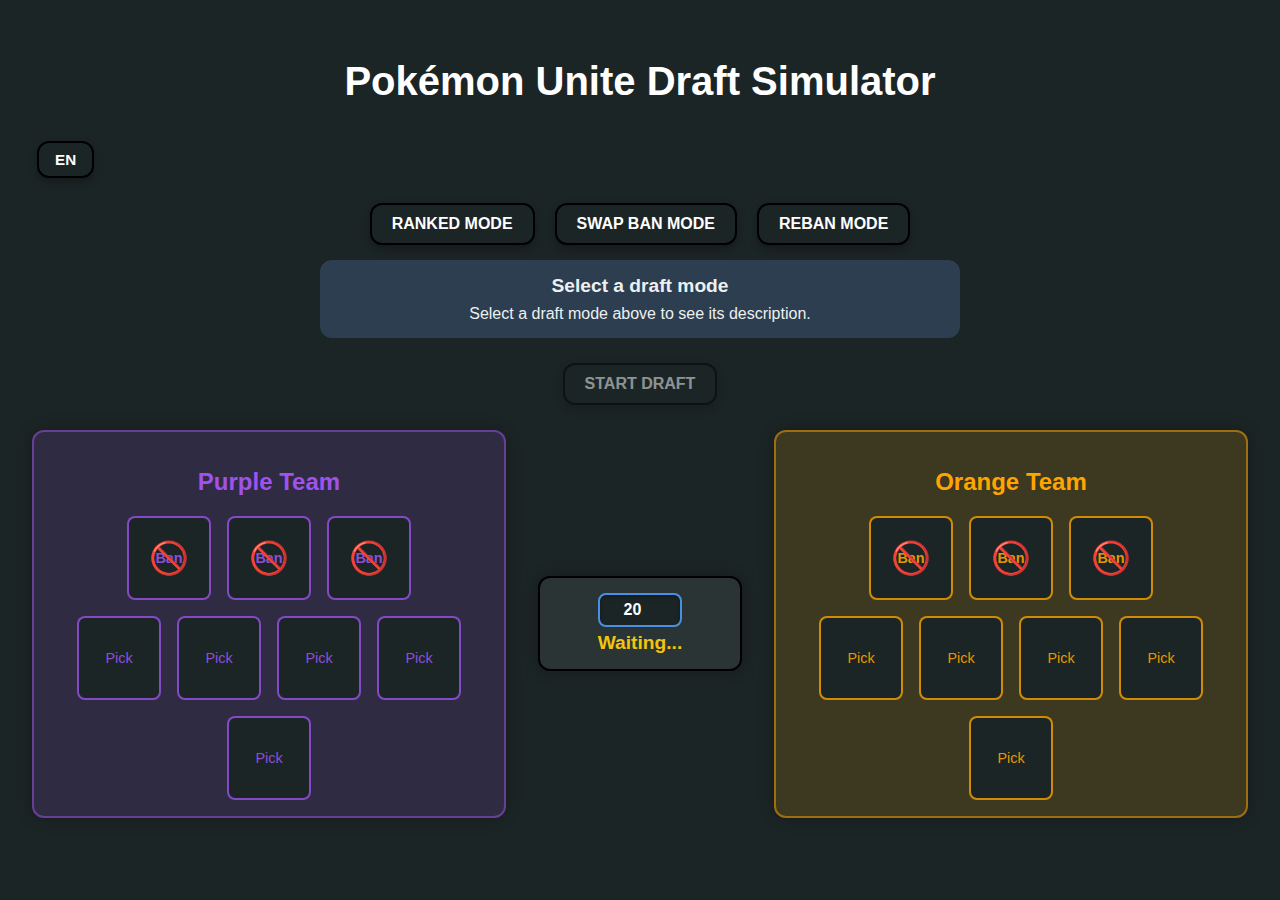
<file: index.html>
<!DOCTYPE html>
<html lang="en">
<head>
  <meta charset="UTF-8">
  <meta name="viewport" content="width=device-width, initial-scale=1.0">
  <title>Pokémon Unite Draft Simulator</title>
  <link rel="stylesheet" href="main.css" />
</head>
<body>
  <h1 id="title">Pokémon Unite Draft Simulator</h1>

  <!-- Language Switch Button -->
  <button id="lang-toggle" class="lang-btn" data-lang="en">EN</button>

  <!-- Draft Controls -->
  <div id="draft-controls" style="display:flex; justify-content:center; gap:10px; margin-bottom:10px;">
    <button class="mode-btn" data-mode="classic">Ranked Mode</button>
    <button class="mode-btn" data-mode="swap-ban">Swap Ban Mode</button>
    <button class="mode-btn" data-mode="reban">Reban Mode</button>
  </div>

  <!-- Mode description bubble -->
  <div id="mode-description" style="
    text-align:center;
    margin-bottom:20px;
    font-size:1rem;
    background:#2c3e50;
    color:#ecf0f1;
    padding:15px 20px;
    border-radius:12px;
    width:60%;
    max-width:600px;
    margin-left:auto;
    margin-right:auto;
  ">
    <div id="mode-title" style="font-size:1.2rem; font-weight:bold; margin-bottom:8px;">
      Select a draft mode
    </div>
    <div id="mode-text">
      Select a draft mode above to see its description.
    </div>
  </div>

  <!-- Start + Reset -->
  <div style="display:flex; justify-content:center; align-items:center; gap:20px; margin-bottom:20px;">
    <button id="start-draft" class="draft-btn" disabled>Start Draft</button>
    <button id="reset-draft" class="draft-btn" style="display:none;">Reset Draft</button>
  </div>

  <!-- Draft Container -->
  <div class="draft-container">
    <div class="team" id="teamA">
      <h2 id="teamA-name" style="color: #9f53ec;">Purple Team</h2>
      <div class="slots bans">
        <div class="slot ban">Ban</div>
        <div class="slot ban">Ban</div>
        <div class="slot ban">Ban</div>
      </div>
      <div class="slots picks">
        <div class="slot">Pick</div><div class="slot">Pick</div><div class="slot">Pick</div><div class="slot">Pick</div><div class="slot">Pick</div>
      </div>
    </div>

    <!-- Middle bubble -->
    <div class="middle-bubble" id="middle-bubble">
      <input type="number" id="timer-value" value="20" min="5" max="120" style="width:60px; margin-bottom:5px;" />
      <div id="bubble-timer" style="color:#f1c40f; font-weight:bold; font-size:1.2rem;">Waiting...</div>
    </div>
  
    <div class="team" id="teamB">
      <h2 id="teamB-name" style="color: #ffa500;">Orange Team</h2>
      <div class="slots bans">
        <div class="slot ban">Ban</div><div class="slot ban">Ban</div><div class="slot ban">Ban</div>
      </div>
      <div class="slots picks">
        <div class="slot">Pick</div><div class="slot">Pick</div><div class="slot">Pick</div><div class="slot">Pick</div><div class="slot">Pick</div>
      </div>
    </div>
  </div>

  <!-- Role Filters -->
  <div id="filters" style="display:none;">
    <button data-role="def" class="filter-btn"></button>
    <button data-role="atk" class="filter-btn"></button>
    <button data-role="sup" class="filter-btn"></button>
    <button data-role="spe" class="filter-btn"></button>
    <button data-role="all" class="filter-btn"></button>
    <button data-role="unknown" class="filter-btn"></button>
  </div>

  <!-- Gallery -->
  <section id="gallery" class="gallery" style="display:none;"></section>

  <!-- Footer -->
  <footer style="text-align:center; margin-top:40px; font-size:0.85rem; color:#aaa;">
    <div id="footer-signature"></div>
    <div id="footer-legal" style="margin-top:4px; font-size:0.7rem;"></div>
  </footer>
  <script src="draft.js"></script>
</body>
</html>
</file>
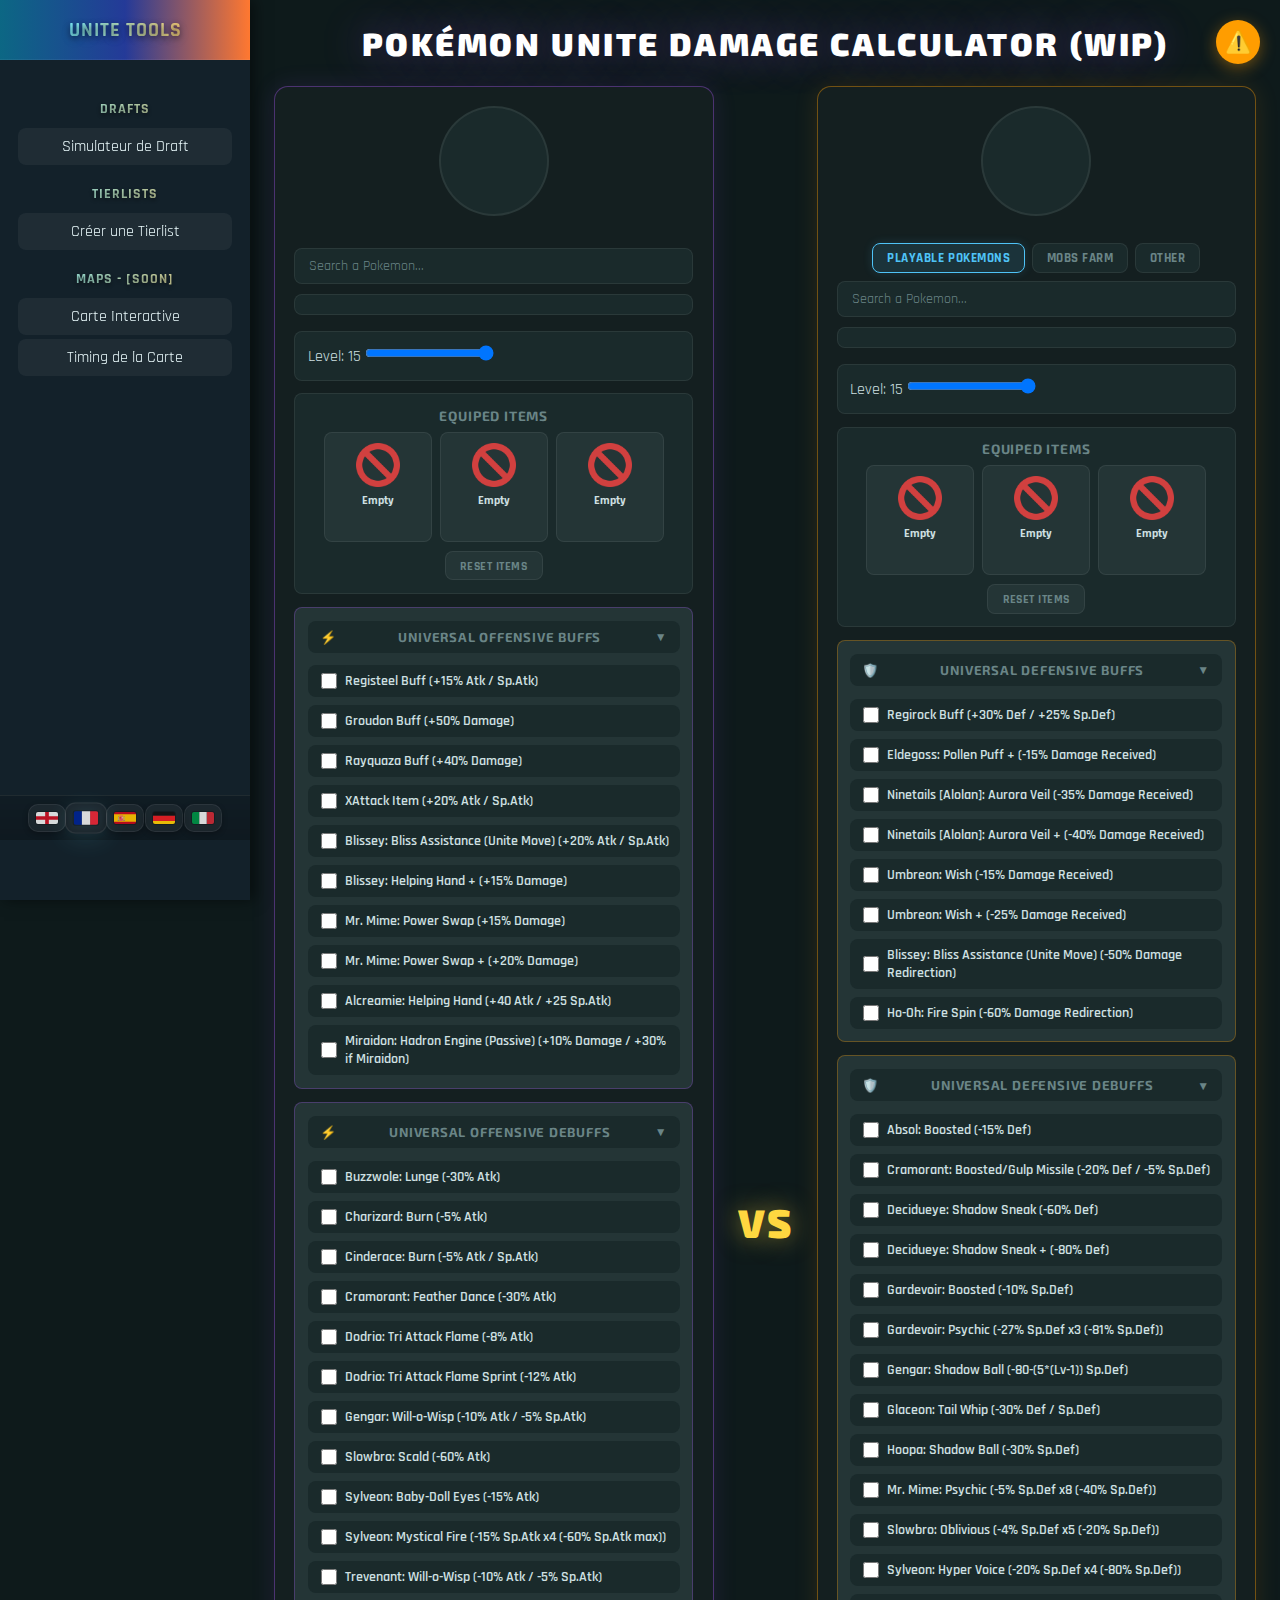
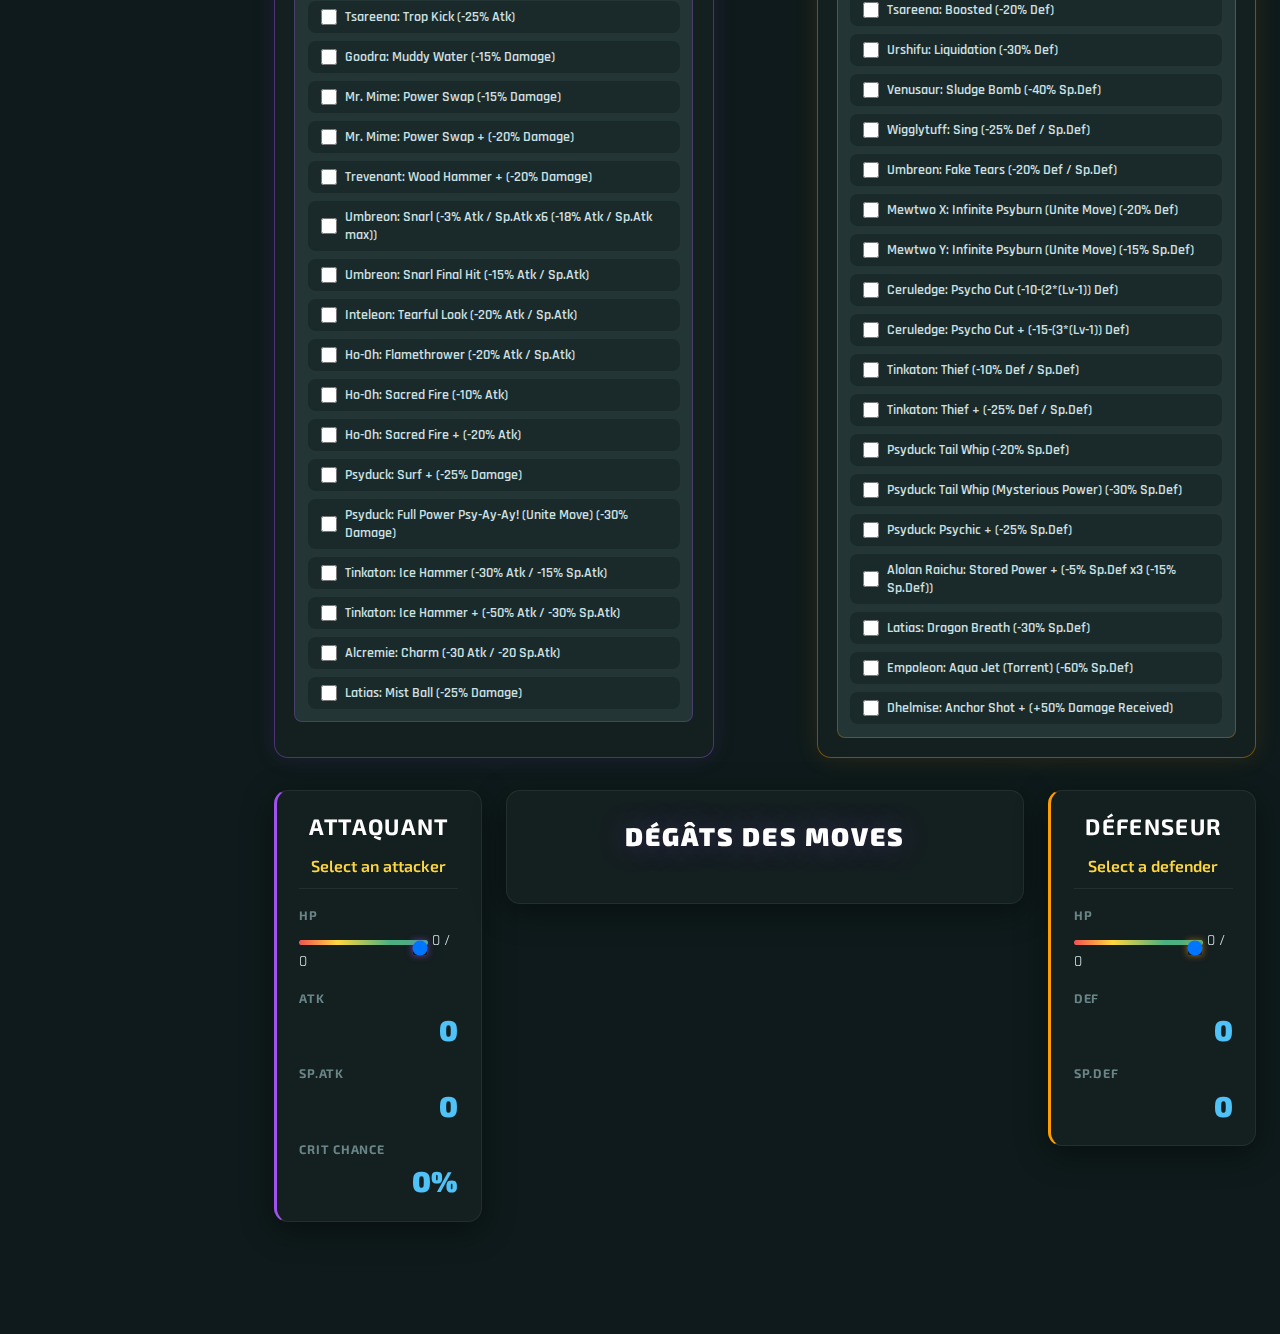
<file: damage-calc.html>
<!DOCTYPE html>
<html lang="fr">
<head>
  <meta charset="UTF-8" />
  <meta name="viewport" content="width=device-width, initial-scale=1.0"/>
  <title>Pokémon UNITE Damage Calculator</title>
  <link href="https://fonts.googleapis.com/css2?family=Roboto:wght@400;500;700&display=swap" rel="stylesheet">
  <link rel="stylesheet" href="./css/navbar.css">
  <link rel="stylesheet" href="css/damage-calc.css" />
  <style>
    /* Styles pour les stats éditables de la Custom Doll */
    .editable-custom {
      cursor: pointer;
      color: #ffdd77;
      font-weight: bold;
      font-size: 1.1rem;
    }

    .editable-custom:hover {
      text-decoration: underline;
      color: #ffeaaa;
    }

    .custom-stat {
      background: rgba(255, 221, 119, 0.1);
      border-radius: 8px;
      padding: 4px 0;
      margin: 4px 0;
    }
  </style>
</head>
<body>
  <div id="navbar-container"></div>
  <h1>Pokémon UNITE Damage Calculator (WIP)</h1>

  <!-- Bouton Warning -->
  <button id="warningBtn" class="warning-btn" title="Important Information">
    ⚠️
  </button>
  <div class="battle-container">
    <!-- ATTAQUANT (Violet) -->
    <div class="pokemon-panel attacker">
      <div class="pokemon-header">
        <div class="pokemon-image" id="attackerImage"></div>
        <h2 id="attackerName"></h2>
        <span id="attackerRole" class="role-icon"></span>
      </div>

      <input type="text" id="searchAttacker" class="pokemon-search" placeholder="Search a Pokemon...">

      <div class="pokemon-grid-wrapper">
        <div id="pokemonGridAttacker" class="pokemon-grid"></div>
      </div>

      <div class="level-section">
        <label>Level: <span id="levelValueAttacker">15</span></label>
        <input type="range" id="levelSliderAttacker" min="1" max="15" value="15">
      </div>

      <div class="items-section">
        <h3>Equiped Items</h3>
        <div class="items-equipped-grid" id="itemsEquippedAttacker">
          <div class="item-equipped-card" data-slot="0">
            <div class="item-equipped-icon">
              <img src="assets/items/none.png" alt="Empty">
            </div>
            <div class="item-equipped-name">Empty</div>
            <div class="item-equipped-stats"></div>
            <div class="item-equipped-stacks" style="display:none;">
              <div class="stacks-controls">
                <button class="stack-btn minus">-</button>
                <span class="stack-value">0</span>
                <button class="stack-btn plus">+</button>
              </div>
              <div class="stack-max">/6</div>
            </div>
          </div>
          <div class="item-equipped-card" data-slot="1">
            <div class="item-equipped-icon">
              <img src="assets/items/none.png" alt="Empty">
            </div>
            <div class="item-equipped-name">Empty</div>
            <div class="item-equipped-stats"></div>
            <div class="item-equipped-stacks" style="display:none;">
              <div class="stacks-controls">
                <button class="stack-btn minus">-</button>
                <span class="stack-value">0</span>
                <button class="stack-btn plus">+</button>
              </div>
              <div class="stack-max">/6</div>
            </div>
          </div>
          <div class="item-equipped-card" data-slot="2">
            <div class="item-equipped-icon">
              <img src="assets/items/none.png" alt="Empty">
            </div>
            <div class="item-equipped-name">Empty</div>
            <div class="item-equipped-stats"></div>
            <div class="item-equipped-stacks" style="display:none;">
              <div class="stacks-controls">
                <button class="stack-btn minus">-</button>
                <span class="stack-value">0</span>
                <button class="stack-btn plus">+</button>
              </div>
              <div class="stack-max">/6</div>
            </div>
          </div>
        </div>
        <button class="reset-items-btn" onclick="resetItems('attacker')">Reset Items</button>
      </div>
      <div class="additional-effects">
        <h3>Universal Offensive Buffs</h3>
        <div class="buff-checkboxes">
          <label class="buff-label">
            <input type="checkbox" id="registeelBuffAttacker">
            Registeel Buff (+15% Atk / Sp.Atk)
          </label>
          <label class="buff-label">
            <input type="checkbox" id="groudonBuffAttacker">
            Groudon Buff (+50% Damage)
          </label>
          <label class="buff-label">
            <input type="checkbox" id="rayquazaBuffAttacker">
            Rayquaza Buff (+40% Damage)
          </label>
          <label class="buff-label">
            <input type="checkbox" id="xattackBuffAttacker">
            XAttack Item (+20% Atk / Sp.Atk)
          </label>
          <label class="buff-label">
            <input type="checkbox" id="blisseyUltBuffAttacker">
            Blissey: Bliss Assistance (Unite Move) (+20% Atk / Sp.Atk)
          </label>
          <label class="buff-label">
            <input type="checkbox" id="blisseyHandBuffAttacker">
            Blissey: Helping Hand + (+15% Damage)
          </label>
          <label class="buff-label">
            <input type="checkbox" id="mimeSwapBuffAttacker">
            Mr. Mime: Power Swap (+15% Damage)
          </label>
          <label class="buff-label">
            <input type="checkbox" id="mimeSwapPlusBuffAttacker">
            Mr. Mime: Power Swap + (+20% Damage)
          </label>
          <label class="buff-label">
            <input type="checkbox" id="alcreamieBuffAttacker">
            Alcreamie: Helping Hand (+40 Atk / +25 Sp.Atk)
          </label>
          <label class="buff-label">
            <input type="checkbox" id="miraidonBuffAttacker">
            Miraidon: Hadron Engine (Passive) (+10% Damage / +30% if Miraidon)
          </label>
        </div>
      </div>
      <div class="additional-effects">
        <h3>Universal Offensive Debuffs</h3>
        <div class="buff-checkboxes">
          <label class="buff-label">
            <input type="checkbox" id="buzzwoleLungeDebuffAttacker">
            Buzzwole: Lunge (-30% Atk)
          </label>
          <label class="buff-label">
            <input type="checkbox" id="charizardBurnDebuffAttacker">
            Charizard: Burn (-5% Atk)
          </label>
          <label class="buff-label">
            <input type="checkbox" id="cinderaceBurnDebuffAttacker">
            Cinderace: Burn (-5% Atk / Sp.Atk)
          </label>
          <label class="buff-label">
            <input type="checkbox" id="cramorantFeatherDanceDebuffAttacker">
            Cramorant: Feather Dance (-30% Atk)
          </label>
          <label class="buff-label">
            <input type="checkbox" id="dodrioTriAttackFlameDebuffAttacker">
            Dodrio: Tri Attack Flame (-8% Atk)
          </label>
          <label class="buff-label">
            <input type="checkbox" id="dodrioTriAttackFlameSprintDebuffAttacker">
            Dodrio: Tri Attack Flame Sprint (-12% Atk)
          </label>
          <label class="buff-label">
            <input type="checkbox" id="gengarWillOWispDebuffAttacker">
            Gengar: Will-o-Wisp (-10% Atk / -5% Sp.Atk)
          </label>
          <label class="buff-label">
            <input type="checkbox" id="slowbroScaldDebuffAttacker">
            Slowbro: Scald (-60% Atk)
          </label>
          <label class="buff-label">
            <input type="checkbox" id="sylveonBabyDollEyesDebuffAttacker">
            Sylveon: Baby-Doll Eyes (-15% Atk)
          </label>
          <label class="buff-label">
            <input type="checkbox" id="sylveonMysticalFireDebuffAttacker">
            Sylveon: Mystical Fire (-15% Sp.Atk x4 (-60% Sp.Atk max))
          </label>
          <label class="buff-label">
            <input type="checkbox" id="trevenantWillOWispDebuffAttacker">
            Trevenant: Will-o-Wisp (-10% Atk / -5% Sp.Atk)
          </label>
          <label class="buff-label">
            <input type="checkbox" id="tsareenaTropKickDebuffAttacker">
            Tsareena: Trop Kick (-25% Atk)
          </label>
          <label class="buff-label">
            <input type="checkbox" id="goodraMuddyWaterDebuffAttacker">
            Goodra: Muddy Water (-15% Damage)
          </label>
          <label class="buff-label">
            <input type="checkbox" id="mimePowerSwapDebuffAttacker">
            Mr. Mime: Power Swap (-15% Damage)
          </label>
          <label class="buff-label">
            <input type="checkbox" id="mimePowerSwapPlusDebuffAttacker">
            Mr. Mime: Power Swap + (-20% Damage)
          </label>
          <label class="buff-label">
            <input type="checkbox" id="trevenantWoodHammerPlusDebuffAttacker">
            Trevenant: Wood Hammer + (-20% Damage)
          </label>
          <label class="buff-label">
            <input type="checkbox" id="umbreonSnarlDebuffAttacker">
            Umbreon: Snarl (-3% Atk / Sp.Atk x6 (-18% Atk / Sp.Atk max))
          </label>
          <label class="buff-label">
            <input type="checkbox" id="umbreonSnarlFinalHitDebuffAttacker">
            Umbreon: Snarl Final Hit (-15% Atk / Sp.Atk)
          </label>
          <label class="buff-label">
            <input type="checkbox" id="inteleonTearfulLookDebuffAttacker">
            Inteleon: Tearful Look (-20% Atk / Sp.Atk)
          </label>
          <label class="buff-label">
            <input type="checkbox" id="hoohFlamethrowerDebuffAttacker">
            Ho-Oh: Flamethrower (-20% Atk / Sp.Atk)
          </label>
          <label class="buff-label">
            <input type="checkbox" id="hoohSacredFireDebuffAttacker">
            Ho-Oh: Sacred Fire (-10% Atk)
          </label>
          <label class="buff-label">
            <input type="checkbox" id="hoohSacredFirePlusDebuffAttacker">
            Ho-Oh: Sacred Fire + (-20% Atk)
          </label>
          <label class="buff-label">
            <input type="checkbox" id="psyduckSurfPlusDebuffAttacker">
            Psyduck: Surf + (-25% Damage)
          </label>
          <label class="buff-label">
            <input type="checkbox" id="psyduckUniteDebuffAttacker">
            Psyduck: Full Power Psy-Ay-Ay! (Unite Move) (-30% Damage)
          </label>
          <label class="buff-label">
            <input type="checkbox" id="tinkatonIceHammerDebuffAttacker">
            Tinkaton: Ice Hammer (-30% Atk / -15% Sp.Atk)
          </label>
          <label class="buff-label">
            <input type="checkbox" id="tinkatonIceHammerPlusDebuffAttacker">
            Tinkaton: Ice Hammer + (-50% Atk / -30% Sp.Atk)
          </label>
          <label class="buff-label">
            <input type="checkbox" id="alcremieCharmDebuffAttacker">
            Alcremie: Charm (-30 Atk / -20 Sp.Atk)
          </label>
          <label class="buff-label">
            <input type="checkbox" id="latiasMistBallDebuffAttacker">
            Latias: Mist Ball (-25% Damage)
          </label>
        </div>
      </div>
    </div>

    <!-- VS -->
    <div class="vs-section">
      <div class="vs-icon">VS</div>
    </div>

    <!-- DÉFENSEUR (Orange) -->
    <div class="pokemon-panel defender">
      <div class="pokemon-header">
        <div class="pokemon-image" id="defenderImage"></div>
        <h2 id="defenderName"></h2>
      </div>

      <!-- NOUVEAU : Onglets de catégorie -->
      <div class="category-tabs defender-tabs">
        <button class="tab-button active" data-category="playable">Playable Pokemons</button>
        <button class="tab-button" data-category="mob">Mobs Farm</button>
        <button class="tab-button" data-category="other">Other</button>
      </div>

      <input type="text" id="searchDefender" class="pokemon-search" placeholder="Search a Pokemon...">

      <div class="pokemon-grid-wrapper">
        <div id="pokemonGridDefender" class="pokemon-grid"></div>
      </div>

      <div class="level-section">
        <label>Level: <span id="levelValueDefender">15</span></label>
        <input type="range" id="levelSliderDefender" min="1" max="15" value="15">
      </div>

      <div class="items-section">
        <h3>Equiped Items</h3>
        <div class="items-equipped-grid" id="itemsEquippedDefender">
          <div class="item-equipped-card" data-slot="0">
            <div class="item-equipped-icon">
              <img src="assets/items/none.png" alt="Vide">
            </div>
            <div class="item-equipped-name">Empty</div>
            <div class="item-equipped-stats"></div>
            <div class="item-equipped-stacks" style="display:none;">
              <div class="stacks-controls">
                <button class="stack-btn minus">-</button>
                <span class="stack-value">0</span>
                <button class="stack-btn plus">+</button>
              </div>
              <div class="stack-max">/6</div>
            </div>
          </div>
          <div class="item-equipped-card" data-slot="1">
            <div class="item-equipped-icon">
              <img src="assets/items/none.png" alt="Vide">
            </div>
            <div class="item-equipped-name">Empty</div>
            <div class="item-equipped-stats"></div>
            <div class="item-equipped-stacks" style="display:none;">
              <div class="stacks-controls">
                <button class="stack-btn minus">-</button>
                <span class="stack-value">0</span>
                <button class="stack-btn plus">+</button>
              </div>
              <div class="stack-max">/6</div>
            </div>
          </div>
          <div class="item-equipped-card" data-slot="2">
            <div class="item-equipped-icon">
              <img src="assets/items/none.png" alt="Vide">
            </div>
            <div class="item-equipped-name">Empty</div>
            <div class="item-equipped-stats"></div>
            <div class="item-equipped-stacks" style="display:none;">
              <div class="stacks-controls">
                <button class="stack-btn minus">-</button>
                <span class="stack-value">0</span>
                <button class="stack-btn plus">+</button>
              </div>
              <div class="stack-max">/6</div>
            </div>
          </div>
        </div>
        <button class="reset-items-btn" onclick="resetItems('defender')">Reset Items</button>
      </div>
      <div class="additional-effects">
        <h3>Universal Defensive Buffs</h3>
        <div class="buff-checkboxes">
          <label class="buff-label">
            <input type="checkbox" id="regirockBuffDefender">
            Regirock Buff (+30% Def / +25% Sp.Def)
          </label>
          <label class="buff-label">
            <input type="checkbox" id="eldegossBuffDefender">
            Eldegoss: Pollen Puff + (-15% Damage Received)
          </label>
          <label class="buff-label">
            <input type="checkbox" id="ninetailsBuffDefender">
            Ninetails [Alolan]: Aurora Veil (-35% Damage Received)
          </label>
          <label class="buff-label">
            <input type="checkbox" id="ninetailsPlusBuffDefender">
            Ninetails [Alolan]: Aurora Veil + (-40% Damage Received)
          </label>
          <label class="buff-label">
            <input type="checkbox" id="umbreonBuffDefender">
            Umbreon: Wish (-15% Damage Received)
          </label>
          <label class="buff-label">
            <input type="checkbox" id="umbreonPlusBuffDefender">
            Umbreon: Wish + (-25% Damage Received)
          </label>
          <label class="buff-label">
            <input type="checkbox" id="blisseyRedirectionBuffDefender">
            Blissey: Bliss Assistance (Unite Move) (-50% Damage Redirection)
          </label>
          <label class="buff-label">
            <input type="checkbox" id="hoohRedirectionBuffDefender">
            Ho-Oh: Fire Spin (-60% Damage Redirection)
          </label>
        </div>
      </div>
      <div class="additional-effects">
        <h3>Universal Defensive Debuffs</h3>
        <div class="buff-checkboxes">
          <label class="buff-label">
            <input type="checkbox" id="absolBoostedDebuffDefender">
            Absol: Boosted (-15% Def)
          </label>
          <label class="buff-label">
            <input type="checkbox" id="cramorantBoostedGulpMissileDebuffDefender">
            Cramorant: Boosted/Gulp Missile (-20% Def / -5% Sp.Def)
          </label>
          <label class="buff-label">
            <input type="checkbox" id="decidueyeShadowSneakDebuffDefender">
            Decidueye: Shadow Sneak (-60% Def)
          </label>
          <label class="buff-label">
            <input type="checkbox" id="decidueyeShadowSneakPlusDebuffDefender">
            Decidueye: Shadow Sneak + (-80% Def)
          </label>
          <label class="buff-label">
            <input type="checkbox" id="gardevoirBoostedDebuffDefender">
            Gardevoir: Boosted (-10% Sp.Def)
          </label>
          <label class="buff-label">
            <input type="checkbox" id="gardevoirPsychicDebuffDefender">
            Gardevoir: Psychic (-27% Sp.Def x3 (-81% Sp.Def))
          </label>
          <label class="buff-label">
            <input type="checkbox" id="gengarShadowBallDebuffDefender">
            Gengar: Shadow Ball (-80-(5*(Lv-1)) Sp.Def)
          </label>
          <label class="buff-label">
            <input type="checkbox" id="glaceonTailWhipDebuffDefender">
            Glaceon: Tail Whip (-30% Def / Sp.Def)
          </label>
          <label class="buff-label">
            <input type="checkbox" id="hoopaShadowBallDebuffDefender">
            Hoopa: Shadow Ball (-30% Sp.Def)
          </label>
          <label class="buff-label">
            <input type="checkbox" id="mimePsychicDebuffDefender">
            Mr. Mime: Psychic (-5% Sp.Def x8 (-40% Sp.Def))
          </label>
          <label class="buff-label">
            <input type="checkbox" id="slowbroObliviousDebuffDefender">
            Slowbro: Oblivious (-4% Sp.Def x5 (-20% Sp.Def))
          </label>
          <label class="buff-label">
            <input type="checkbox" id="sylveonHyperVoiceDebuffDefender">
            Sylveon: Hyper Voice (-20% Sp.Def x4 (-80% Sp.Def))
          </label>
          <label class="buff-label">
            <input type="checkbox" id="tsareenaBoostedDebuffDefender">
            Tsareena: Boosted (-20% Def)
          </label>
          <label class="buff-label">
            <input type="checkbox" id="urshifuLiquidationDebuffDefender">
            Urshifu: Liquidation (-30% Def)
          </label>
          <label class="buff-label">
            <input type="checkbox" id="venusaurSludgeBombDebuffDefender">
            Venusaur: Sludge Bomb (-40% Sp.Def)
          </label>
          <label class="buff-label">
            <input type="checkbox" id="wigglytuffSingDebuffDefender">
            Wigglytuff: Sing (-25% Def / Sp.Def)
          </label>
          <label class="buff-label">
            <input type="checkbox" id="umbreonFakeTearsDebuffDefender">
            Umbreon: Fake Tears (-20% Def / Sp.Def)
          </label>
          <label class="buff-label">
            <input type="checkbox" id="mewtwoXUniteDebuffDefender">
            Mewtwo X: Infinite Psyburn (Unite Move) (-20% Def)
          </label>
          <label class="buff-label">
            <input type="checkbox" id="mewtwoYUniteDebuffDefender">
            Mewtwo Y: Infinite Psyburn (Unite Move) (-15% Sp.Def)
          </label>
          <label class="buff-label">
            <input type="checkbox" id="ceruledgePsychoCutDebuffDefender">
            Ceruledge: Psycho Cut (-10-(2*(Lv-1)) Def)
          </label>
          <label class="buff-label">
            <input type="checkbox" id="ceruledgePsychoCutPlusDebuffDefender">
            Ceruledge: Psycho Cut + (-15-(3*(Lv-1)) Def)
          </label>
          <label class="buff-label">
            <input type="checkbox" id="tinkatonThiefDebuffDefender">
            Tinkaton: Thief (-10% Def / Sp.Def)
          </label>
          <label class="buff-label">
            <input type="checkbox" id="tinkatonThiefPlusDebuffDefender">
            Tinkaton: Thief + (-25% Def / Sp.Def)
          </label>
          <label class="buff-label">
            <input type="checkbox" id="psyduckTailWhipDebuffDefender">
            Psyduck: Tail Whip (-20% Sp.Def)
          </label>
          <label class="buff-label">
            <input type="checkbox" id="psyduckTailWhipMysteriousDebuffDefender">
            Psyduck: Tail Whip (Mysterious Power) (-30% Sp.Def)
          </label>
          <label class="buff-label">
            <input type="checkbox" id="psyduckPsychicPlusDebuffDefender">
            Psyduck: Psychic + (-25% Sp.Def)
          </label>
          <label class="buff-label">
            <input type="checkbox" id="alolanRaichuStoredPowerPlusDebuffDefender">
            Alolan Raichu: Stored Power + (-5% Sp.Def x3 (-15% Sp.Def))
          </label>
          <label class="buff-label">
            <input type="checkbox" id="latiasDragonBreathDebuffDefender">
            Latias: Dragon Breath (-30% Sp.Def)
          </label>
          <label class="buff-label">
            <input type="checkbox" id="empoleonAquaJetTorrentDebuffDefender">
            Empoleon: Aqua Jet (Torrent) (-60% Sp.Def)
          </label>
          <label class="buff-label">
            <input type="checkbox" id="dhelmiseAnchorShotPlusDebuffDefender">
            Dhelmise: Anchor Shot + (+50% Damage Received)
          </label>
        </div>
      </div>
    </div>
  </div>

  <!-- RÉSULTATS : STATS + MOVES -->
  <div class="results-container">
    <!-- Stats Attaquant -->
    <div class="stats-card attacker-stats">
      <h3>Attaquant</h3>
      <div class="pokemon-name-header">
        <span id="resultsAttackerName">Select an attacker</span>
      </div>
      <div class="stats-grid">
        <div class="stat-item">
          <span class="stat-label">HP</span>
          <div class="hp-slider-container">
            <input type="range" id="hpSliderAttacker" min="0" max="100" value="100" class="hp-slider">
            <span id="hpValueAttacker">0 / 0</span>
          </div>
        </div>
        <div class="stat-item">
          <span class="stat-label">ATK</span>
          <span id="attackerAtk" class="stat-value">0</span>
        </div>
        <div class="stat-item">
          <span class="stat-label">Sp.Atk</span>
          <span id="attackerSpAtk" class="stat-value">0</span>
        </div>
        <div class="stat-item">
          <span class="stat-label">Crit Chance</span>
          <span id="attackerCritChance" class="stat-value">0%</span>
        </div>
      </div>
    </div>

    <!-- Dégâts des moves (section centrale large) -->
    <div class="moves-section">
      <h3>Dégâts des Moves</h3>
      <div id="movesGrid" class="moves-grid"></div>
    </div>

    <!-- Stats Défenseur -->
    <div class="stats-card defender-stats">
      <h3>Défenseur</h3>
      <div class="pokemon-name-header">
        <span id="resultsDefenderName">Select a defender</span>
      </div>
      <div class="stats-grid">
        <!-- HP avec slider (toujours visible) -->
        <div class="stat-item">
          <span class="stat-label">HP</span>
          <div class="hp-slider-container">
            <input type="range" id="hpSliderDefender" min="0" max="100" value="100" class="hp-slider">
            <span id="hpValueDefender">0 / 0</span>
          </div>
        </div>

        <!-- HP Max éditable (seulement pour Custom Doll) -->
        <div class="stat-item custom-stat" style="display:none;">
          <span class="stat-label">HP Max</span>
          <span id="defenderMaxHP" class="stat-value editable-custom">10 000</span>
        </div>

        <!-- DEF normale -->
        <div class="stat-item" id="defenderDefNormal">
          <span class="stat-label">DEF</span>
          <span id="defenderDef" class="stat-value">0</span>
        </div>
        <!-- DEF custom -->
        <div class="stat-item custom-stat" style="display:none;">
          <span class="stat-label">DEF</span>
          <span id="defenderDefCustom" class="stat-value editable-custom">100</span>
        </div>

        <!-- Sp.Def normale -->
        <div class="stat-item" id="defenderSpDefNormal">
          <span class="stat-label">Sp.Def</span>
          <span id="defenderSpDef" class="stat-value">0</span>
        </div>
        <!-- Sp.Def custom -->
        <div class="stat-item custom-stat" style="display:none;">
          <span class="stat-label">Sp.Def</span>
          <span id="defenderSpDefCustom" class="stat-value editable-custom">100</span>
        </div>
      </div>
    </div>
  </div>

  <!-- MODAL ITEMS -->
  <div id="itemSelectorModal" class="item-modal" style="display:none;">
    <div class="item-modal-content">
      <span class="close-modal">×</span>
      <h3>Select an Item</h3>
      <input type="text" id="itemSearch" class="item-search" placeholder="Rechercher...">
      <div id="itemGrid" class="item-grid"></div>
    </div>
  </div>

  <!-- MODAL WARNING -->
  <div id="warningModal" class="warning-modal" style="display:none;">
    <div class="warning-modal-content">
      <span class="close-warning">x</span>
      <h3>⚠️ IMPORTANT INFORMATIONS - BETA</h3>
        <div id="warningText">
        <p><strong>This calculator try to provides exact values but may contain errors.</strong></p>

        <p>The displayed damage and stats do <strong>not</strong> take into account:</p>
        <ul>
          <li>Emblems</li>
          <li>Temporary buffs or debuffs unless explicitly implemented</li>
          <li>Some pokemon talents.</li>
        </ul>

        <p>All items are set to <strong>maximum level (40)</strong> and cannot be changed (tournament format).</p>
        <p>Some items or passives may be missing and will be implemented later.</p>
        <p>All wild pokemon have their HP start based on their first spawn in-game. (Will see later for a better implementation)</p>
        <p>Only support English language.</p>
        <p>If you encounter incorrect values or bugs, feel free to contact <strong>@FizzeyS</strong> on Twitter or <strong>fizzeys</strong> on Discord.</p>

        <br><p><strong>Planned features:</strong></p>
        <ul>
          <li>Shield and healing calculations (with linked item implementation)</li>
        </ul>
      </div>
    </div>
  </div>

  <script src="scripts/navbar.js"></script>
  <script type="module" src="scripts/calculator/main.js"></script>
</body>
</html>
</file>
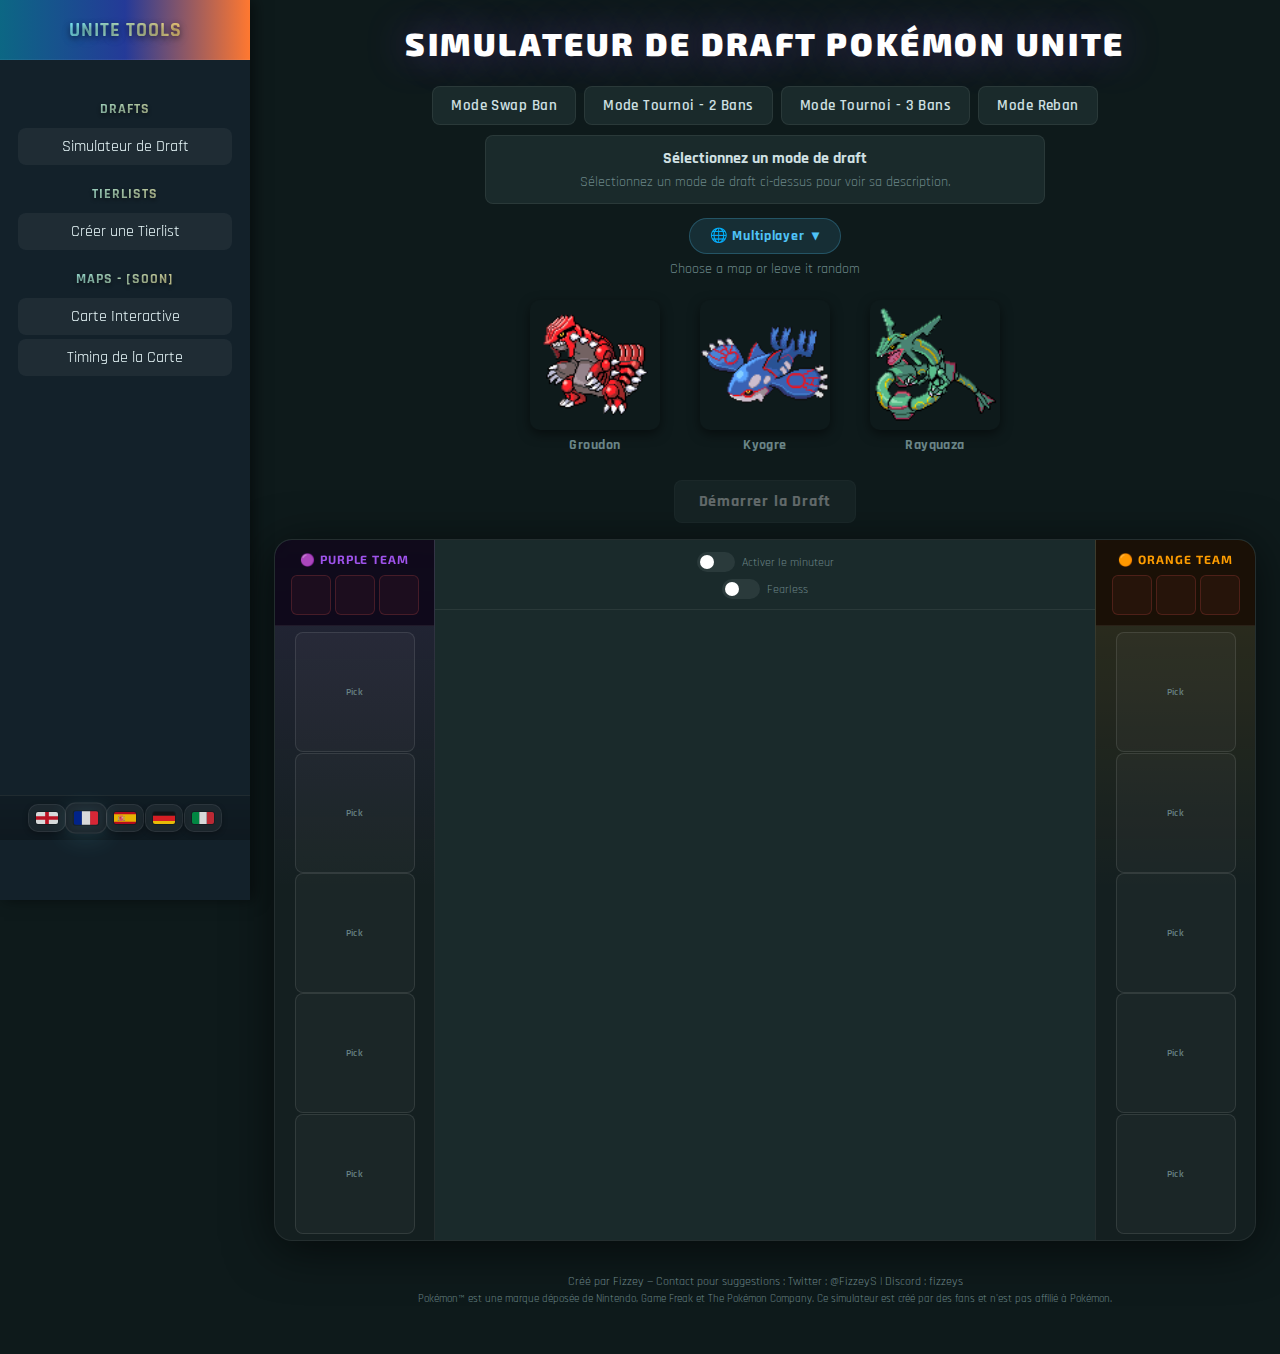
<file: draft.html>
<!DOCTYPE html>
<html lang="fr">
<head>
  <meta charset="UTF-8">
  <meta name="viewport" content="width=device-width, initial-scale=1.0">
  <title data-lang="title">Unite Tools - Draft</title>
  <link rel="stylesheet" href="css/navbar.css" />
  <link rel="stylesheet" href="css/draft.css" />
</head>
<body>
  <div id="navbar-container"></div>

  <h1 id="title" data-lang="title">Pokémon Unite Draft Simulator</h1>

  <!-- ── Mode buttons ─────────────────────────────── -->
  <div id="draft-controls" class="draft-controls">
    <button class="mode-btn" data-mode="swap"       data-lang="mode_swap">Swap Ban Mode</button>
    <button class="mode-btn" data-mode="tournament" data-lang="mode_tournament">Tournament - 2 Bans</button>
    <button class="mode-btn" data-mode="classic"    data-lang="mode_classic">Tournament - 3 Bans</button>
    <button class="mode-btn" data-mode="reban"      data-lang="mode_reban">Reban Mode</button>
  </div>

  <!-- ── Mode description ─────────────────────────── -->
  <div id="mode-description" class="mode-description">
    <div id="mode-title" data-lang="select_mode_title"></div>
    <div id="mode-text"  data-lang="select_mode_text"></div>
  </div>

  <!-- ── Multiplayer toggle ───────────────────────── -->
  <button id="mp-toggle-btn" style="display:flex;">
    🌐 Multiplayer <i class="mp-chevron">▾</i>
  </button>

  <!-- ── Multiplayer panel ────────────────────────── -->
  <div id="mp-controls">
    <div class="mp-panel-header">
      <span class="mp-icon">🌐</span>
      <h3>Online Multiplayer</h3>
    </div>
    <div class="mp-section">
      <button id="create-room-btn" class="draft-btn mp-btn" disabled>🎮 Create a room</button>
      <p class="mp-hint">Select a draft mode first, then create your room.</p>
    </div>
    <div class="mp-divider">or</div>
    <div class="mp-section">
      <div class="mp-join-row">
        <input type="text" id="room-code-input" placeholder="ABC123"
               maxlength="6" class="mp-code-input" />
        <button id="join-room-btn" class="draft-btn mp-btn">🔗 Join</button>
      </div>
      <label class="mp-spectator-label">
        <input type="checkbox" id="join-as-spectator" />
        <span>Join as spectator</span>
      </label>
    </div>
    <div id="mp-error" class="mp-error" style="display:none;"></div>
  </div>

  <!-- ── Room banner ──────────────────────────────── -->
  <div id="mp-room-banner" class="mp-room-banner" style="display:none;">
    <div class="mp-room-left">
      <span class="mp-room-label">Room:</span>
      <span id="mp-room-code" class="mp-room-code-display">------</span>
      <button id="mp-copy-code" class="mp-copy-btn">📋 Copy</button>
    </div>
    <div class="mp-room-right">
      <span id="mp-player-role"     class="mp-player-role"></span>
      <span id="mp-spectator-count" class="mp-spec-count"></span>
    </div>
    <div class="mp-online-indicators">
      <span>🟣</span>
      <span id="mp-indicator-teamA" class="mp-indicator offline"></span>
      <span>🟠</span>
      <span id="mp-indicator-teamB" class="mp-indicator offline"></span>
    </div>
    <!-- Role selector — visible once inside a room -->
    <div id="mp-role-selector" class="mp-role-selector" style="display:none;">
      <span class="mp-role-label">Your role:</span>
      <button class="mp-role-btn" data-role="teamA">🟣 Purple</button>
      <button class="mp-role-btn" data-role="teamB">🟠 Orange</button>
      <button class="mp-role-btn" data-role="spectator">👁 Spectator</button>
    </div>
  </div>

  <!-- ── Map selection ────────────────────────────── -->
  <div id="map-selection" class="map-selection">
    <p data-lang="tooltip_maps">Choose a map or leave it random</p>
    <div class="map-buttons">
      <button class="map-btn" data-map="groudon">
        <img src="assets/maps/spawn/groudon.png" alt="Groudon"><span>Groudon</span>
      </button>
      <button class="map-btn" data-map="kyogre">
        <img src="assets/maps/spawn/kyogre.png" alt="Kyogre"><span>Kyogre</span>
      </button>
      <button class="map-btn" data-map="rayquaza">
        <img src="assets/maps/spawn/rayquaza.png" alt="Rayquaza"><span>Rayquaza</span>
      </button>
    </div>
  </div>

  <!-- ── Start / Reset / Undo ─────────────────────── -->
  <div class="start-reset-controls">
    <button id="start-draft" class="draft-btn" data-lang="start_draft" disabled>Start Draft</button>
    <button id="reset-draft" class="draft-btn" data-lang="reset" style="display:none;">Reset</button>
  </div>
  <button id="backBtn" style="display:none;">⏪ Undo</button>

  <!-- ════════════════════════════════════════════════
       DRAFT WINDOW
       3 colonnes : picks violet | galerie centrale | picks orange
       ════════════════════════════════════════════════ -->
  <div class="draft-window">

    <!-- ── Colonne GAUCHE : Purple Team ─────────── -->
    <div id="picks-teamA" class="team-picks-col">
      <div class="team-col-header">
        <div class="team-name">🟣 Purple Team</div>
        <div class="team-bans" id="bans-teamA">
          <div class="ban-slot" data-team="teamA" data-index="0"></div>
          <div class="ban-slot" data-team="teamA" data-index="1"></div>
          <div class="ban-slot" data-team="teamA" data-index="2"></div>
        </div>
      </div>
      <div class="picks-list">
        <div class="slot" data-lang="pick">Pick</div>
        <div class="slot" data-lang="pick">Pick</div>
        <div class="slot" data-lang="pick">Pick</div>
        <div class="slot" data-lang="pick">Pick</div>
        <div class="slot" data-lang="pick">Pick</div>
      </div>
    </div>

    <!-- ── Colonne CENTRALE ──────────────────────── -->
    <div id="center-col">

      <!-- Info : map + turn + timer + switches -->
      <div id="center-info">
        <div id="map-display"></div>
        <div id="turn-display" style="display:none;"></div>
        <div id="mp-turn-indicator" class="mp-turn-indicator" style="display:none;"></div>

        <label class="switch">
          <input type="checkbox" id="enable-timer">
          <span class="slider"></span>
          <span class="switch-label" data-lang="enable_timer">Timer</span>
        </label>
        <div id="timer-settings">
          <input type="number" id="timer-value" value="20" min="5" max="120">
        </div>

        <label class="switch">
          <input type="checkbox" id="fearless-checkbox">
          <span class="slider"></span>
          <span class="switch-label">Fearless</span>
        </label>

        <div id="bubble-timer" style="display:none;">20s</div>
      </div>

      <!-- Gallery scrollable -->
      <div id="gallery-wrapper">
        <div id="gallery-controls">
          <div id="filters">
            <button data-role="def" class="filter-btn" data-lang="role_def">Def</button>
            <button data-role="atk" class="filter-btn" data-lang="role_atk">Atk</button>
            <button data-role="sup" class="filter-btn" data-lang="role_sup">Sup</button>
            <button data-role="spe" class="filter-btn" data-lang="role_spe">Spe</button>
            <button data-role="all" class="filter-btn" data-lang="role_all">All</button>
            <button data-role="unknown" class="filter-btn" data-lang="role_unknown">?</button>
          </div>
          <div id="sort-options">
            <label id="sort-label" for="sort-select" data-lang="sort_by">Sort:</label>
            <select id="sort-select">
              <option value="dex"  data-lang="pokedex_nb">Pokédex</option>
              <option value="name" data-lang="pkmn_name">Name</option>
            </select>
            <input type="text" id="search-input" placeholder="Search…" class="search-input">
          </div>
        </div>
        <section id="gallery"></section>
      </div>

      <!-- Recap affiché dans la fenêtre centrale après draft -->
      <div id="center-recap" style="display:none;">
        <div id="center-recap-header">
          <div id="center-recap-map"></div>
          <div id="center-recap-title"></div>
        </div>
        <div id="center-recap-teams"></div>
      </div>

    </div><!-- /#center-col -->

    <!-- ── Colonne DROITE : Orange Team ─────────── -->
    <div id="picks-teamB" class="team-picks-col">
      <div class="team-col-header">
        <div class="team-name">🟠 Orange Team</div>
        <div class="team-bans" id="bans-teamB">
          <div class="ban-slot" data-team="teamB" data-index="0"></div>
          <div class="ban-slot" data-team="teamB" data-index="1"></div>
          <div class="ban-slot" data-team="teamB" data-index="2"></div>
        </div>
      </div>
      <div class="picks-list">
        <div class="slot" data-lang="pick">Pick</div>
        <div class="slot" data-lang="pick">Pick</div>
        <div class="slot" data-lang="pick">Pick</div>
        <div class="slot" data-lang="pick">Pick</div>
        <div class="slot" data-lang="pick">Pick</div>
      </div>
    </div>

  </div><!-- /.draft-window -->

  <!-- ── Toast ────────────────────────────────────── -->
  <div id="not-your-turn-toast" class="not-your-turn-toast">🚫 Not your turn!</div>

  <!-- ── Final Draft Result ───────────────────────── -->
  <div id="final-draft" class="final-draft">
    <h2 data-lang="final_draft_title">Final Draft Result</h2>
    <div id="final-draft-teams"></div>
  </div>

  <!-- ── Fearless series ──────────────────────────── -->
  <div id="fearless-series" class="fearless-series">
    <h2>Fearless Series Recaps</h2>
    <div id="series-recaps"></div>
    <div id="fearless-controls">
      <div id="fearless-map-reselect">
        <p class="fearless-map-label">Change map for next draft?</p>
        <div class="map-buttons fearless-map-buttons">
          <button class="map-btn fearless-map-btn" data-map="groudon">
            <img src="assets/maps/spawn/groudon.png" alt="Groudon"><span>Groudon</span>
          </button>
          <button class="map-btn fearless-map-btn" data-map="kyogre">
            <img src="assets/maps/spawn/kyogre.png" alt="Kyogre"><span>Kyogre</span>
          </button>
          <button class="map-btn fearless-map-btn" data-map="rayquaza">
            <img src="assets/maps/spawn/rayquaza.png" alt="Rayquaza"><span>Rayquaza</span>
          </button>
        </div>
      </div>
      <div class="fearless-action-btns">
        <button id="next-draft-btn" class="draft-btn">▶ Next Draft</button>
        <button id="end-series-btn" class="draft-btn draft-btn-danger">✕ End Series</button>
      </div>
    </div>
  </div>

  <!-- ── Footer ───────────────────────────────────── -->
  <footer>
    <div id="footer-signature" data-lang="footer_signature"></div>
    <div id="footer-legal"     data-lang="footer_legal"></div>
  </footer>

  <script src="scripts/navbar.js"></script>
  <script type="module" src="scripts/drafts/main.js"></script>

  <script>
    // Multiplayer toggle
    document.getElementById('mp-toggle-btn').addEventListener('click', function() {
      this.classList.toggle('open');
      document.getElementById('mp-controls').classList.toggle('open');
    });
    // Timer settings visibility
    document.getElementById('enable-timer').addEventListener('change', function() {
      document.getElementById('timer-settings').style.display = this.checked ? 'block' : 'none';
    });
    // Fearless map re-select
    document.addEventListener('click', function(e) {
      const btn = e.target.closest('.fearless-map-btn');
      if (!btn) return;
      document.querySelectorAll('.fearless-map-btn').forEach(b => b.classList.remove('active'));
      btn.classList.add('active');
    });
  </script>
</body>
</html>
</file>
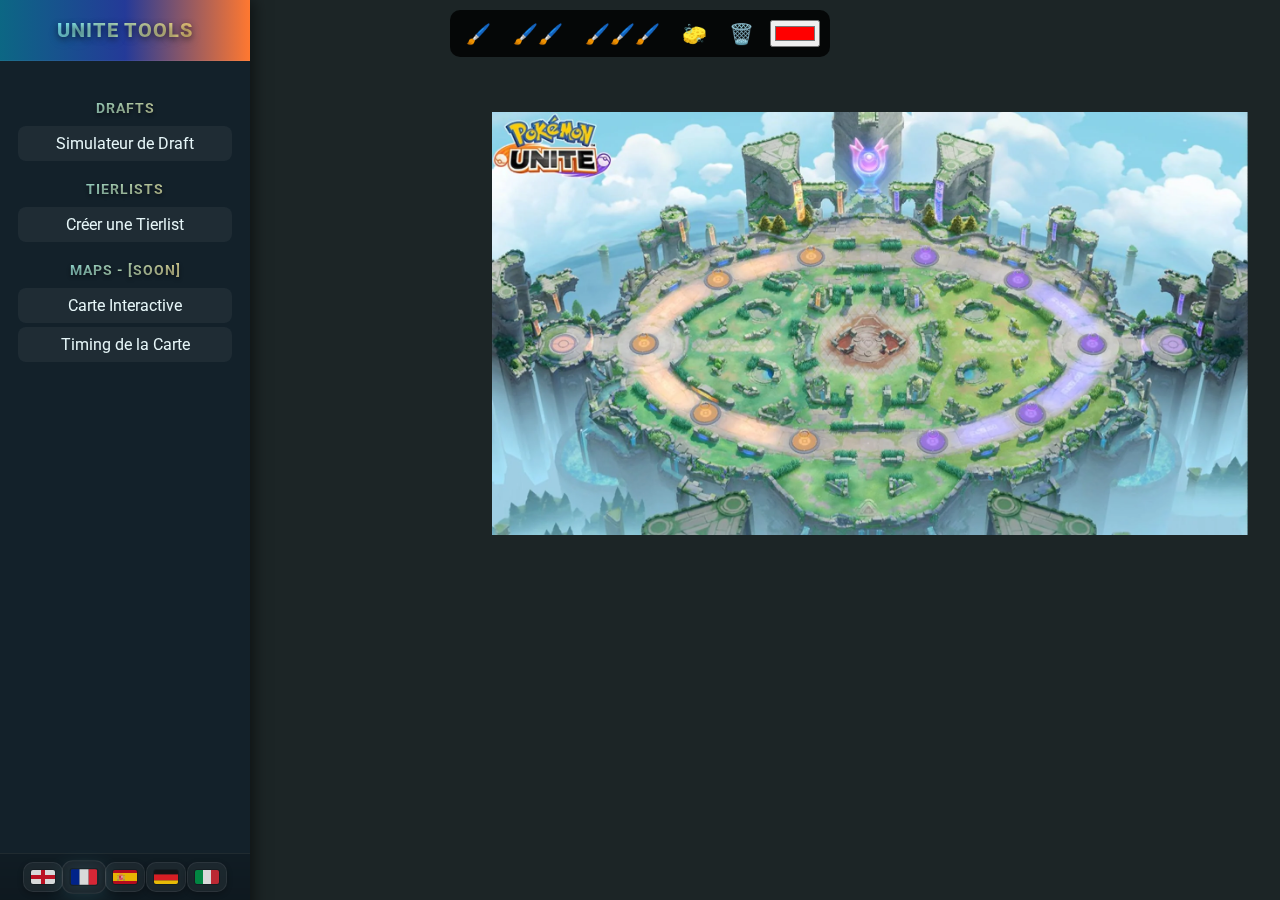
<file: map.html>
<!DOCTYPE html>
<html lang="fr">
<head>
  <meta charset="UTF-8">
  <meta name="viewport" content="width=device-width, initial-scale=1.0">
  <title>Unite Tools - Map Drawing</title>
  <link rel="stylesheet" href="./css/map.css">
  <link rel="stylesheet" href="./css/navbar.css">
  <link href="https://fonts.googleapis.com/css2?family=Roboto:wght@400;500;700&display=swap" rel="stylesheet">
</head>
<body>
    <div id="navbar-container"></div>
    <div id="toolbar">
        <button class="brush-size" data-size="5">🖌️</button>
        <button class="brush-size" data-size="10">🖌️🖌️</button>
        <button class="brush-size" data-size="20">🖌️🖌️🖌️</button>
        
        <button id="eraseBtn">🧽</button>
        <button id="clearBtn">🗑️</button>
        
        <input type="color" id="colorPicker" value="#ff0000">
    </div>

    <div class="map-container">
        <img src="assets/maps/map.webp" alt="Pokémon Unite Map" id="map-image">
        <canvas id="map-canvas"></canvas>
    </div>

    <script src="./scripts/map.js"></script>
    <script src="./scripts/navbar.js"></script>
</body>
</html>
</file>
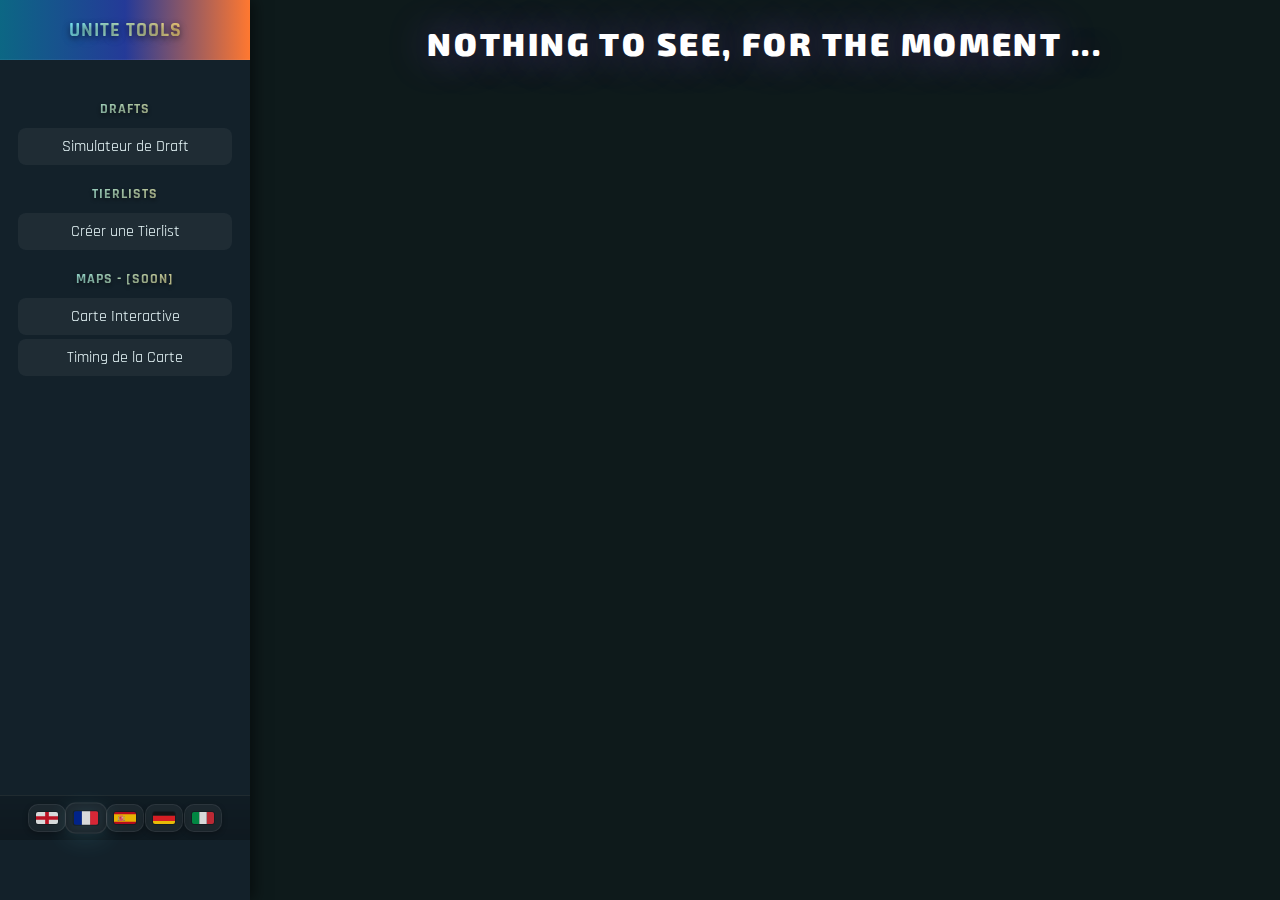
<file: soon.html>
<!DOCTYPE html>
<html lang="fr">
<head>
  <meta charset="UTF-8" />
  <meta name="viewport" content="width=device-width, initial-scale=1.0" />
  <title>Tierlist Pokémon</title>
  <link rel="stylesheet" href="../css/navbar.css" />
  <link rel="stylesheet" href="../css/soon.css" />
</head>
<body>
  <div id="navbar-container"></div>
  <h1>Nothing to see, for the moment ...</h1>
  <script src="../scripts/navbar.js"></script>
</body>
</html>
</file>
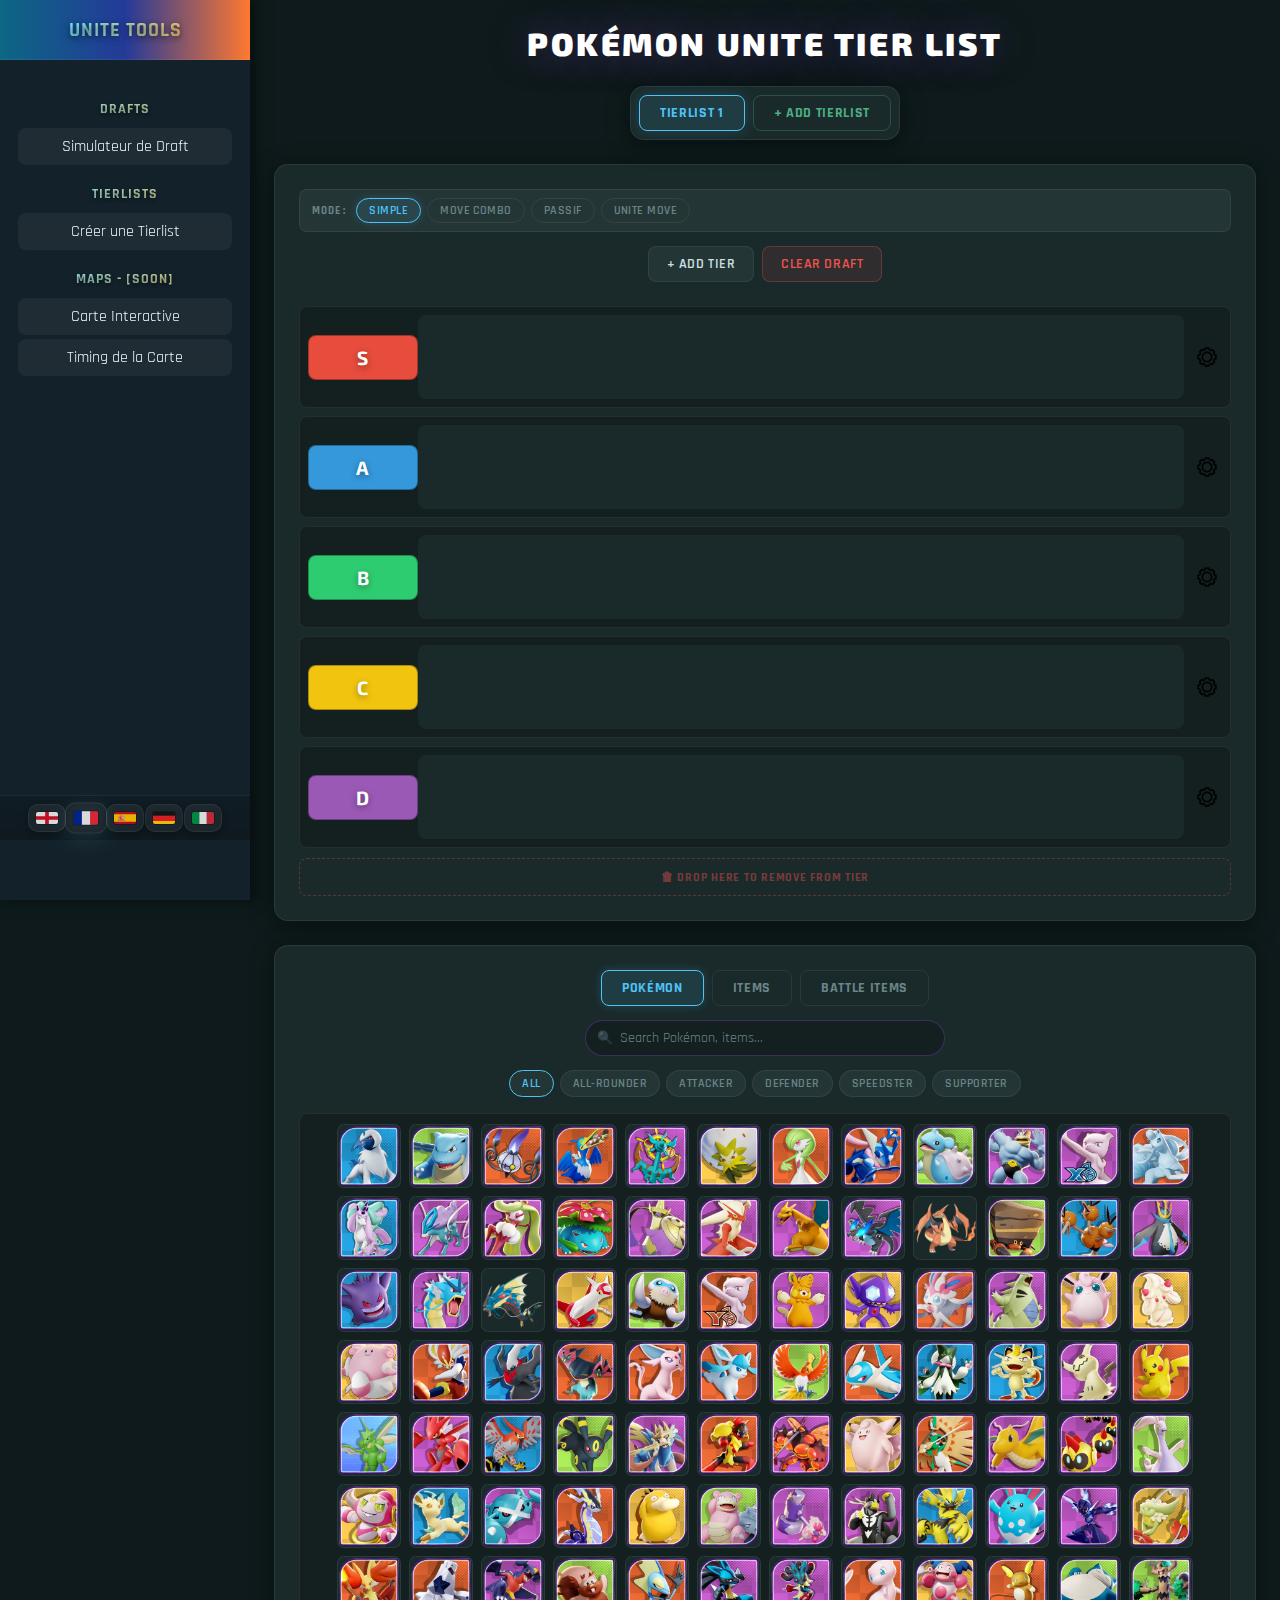
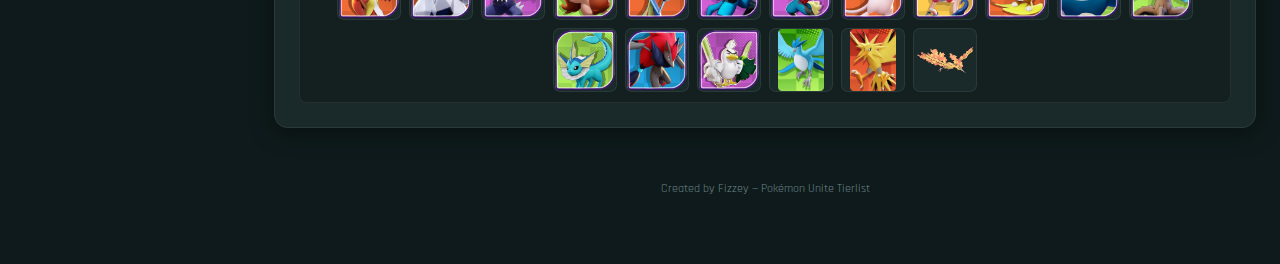
<file: tierlist.html>
<!DOCTYPE html>
<html lang="fr">
<head>
  <meta charset="UTF-8">
  <meta name="viewport" content="width=device-width, initial-scale=1.0">
  <title>Unite Tools - Tierlist</title>

  <link rel="stylesheet" href="./css/navbar.css">
  <link rel="stylesheet" href="./css/tierlist.css">
</head>
<body>
  <div id="navbar-container"></div>

  <h1>Pokémon Unite Tier List</h1>

  <div class="tabs">
    <div class="tab-list">
      <button class="tab active" data-tab-id="1">Tierlist 1</button>
      <button id="add-tab">+ Add Tierlist</button>
    </div>
  </div>

  <div id="tierlist-wrapper"></div>

  <div class="selection-panel">
    <!-- Categories -->
    <div class="category-tabs">
      <button class="category-tab active" data-category="pokemon">Pokémon</button>
      <button class="category-tab" data-category="items">Items</button>
      <button class="category-tab" data-category="battle_items">Battle Items</button>
    </div>

    <!-- Search Bar -->
    <div class="gallery-search-wrapper">
      <span class="search-icon">🔍</span>
      <input
        type="text"
        id="gallery-search"
        placeholder="Search Pokémon, items..."
        autocomplete="off"
        spellcheck="false"
      />
    </div>

    <!-- Roles Filters -->
    <div id="filters" class="pokemon-filters">
      <button class="filter-btn active" data-role="unknown">All</button>
      <button class="filter-btn" data-role="all">All-Rounder</button>
      <button class="filter-btn" data-role="atk">Attacker</button>
      <button class="filter-btn" data-role="def">Defender</button>
      <button class="filter-btn" data-role="spe">Speedster</button>
      <button class="filter-btn" data-role="sup">Supporter</button>
    </div>

    <div class="gallery" id="gallery"></div>
  </div>

  <!-- Selection Move Modal -->
  <div id="move-modal" class="modal">
    <div class="modal-content modal-content--moves">
      <h3 id="move-modal-title">Select Moves</h3>
      <div id="move-options"></div>
      <div class="modal-actions">
        <button id="move-cancel">Cancel</button>
        <button id="move-save">Save</button>
      </div>
    </div>
  </div>

  <!-- Edition Tier Modal -->
  <div id="tier-modal" class="modal">
    <div class="modal-content">
      <h3>Edit Tier</h3>
      <label>Name:</label><input id="tier-name" type="text">
      <label>Color:</label><input id="tier-color" type="color">
      <div class="modal-actions">
        <button id="tier-save">Save</button>
        <button id="tier-delete">Delete Tier</button>
        <button id="tier-cancel">Cancel</button>
      </div>
    </div>
  </div>

  <footer>
    <p>Created by Fizzey — Pokémon Unite Tierlist</p>
  </footer>

  <script type="module" src="./scripts/tierlists/main.js"></script>
  <script src="./scripts/navbar.js"></script>
</body>
</html>
</file>
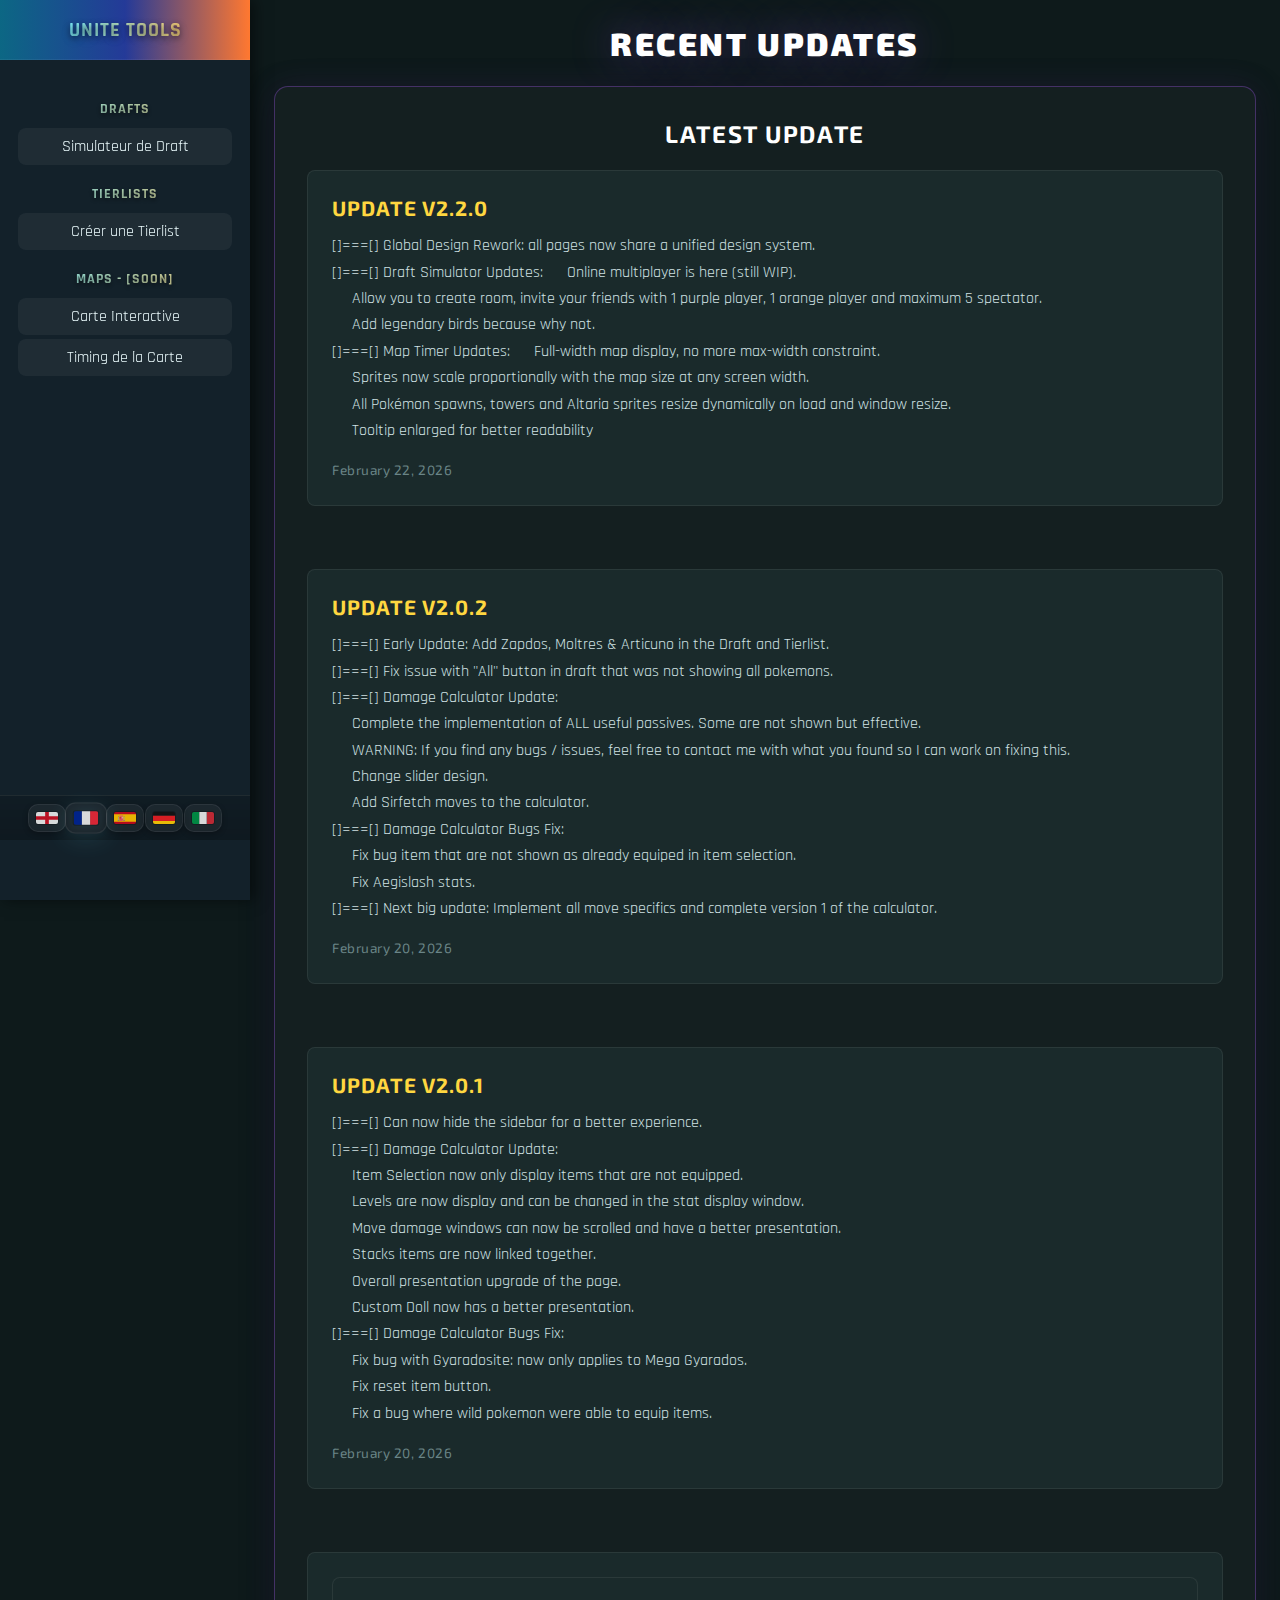
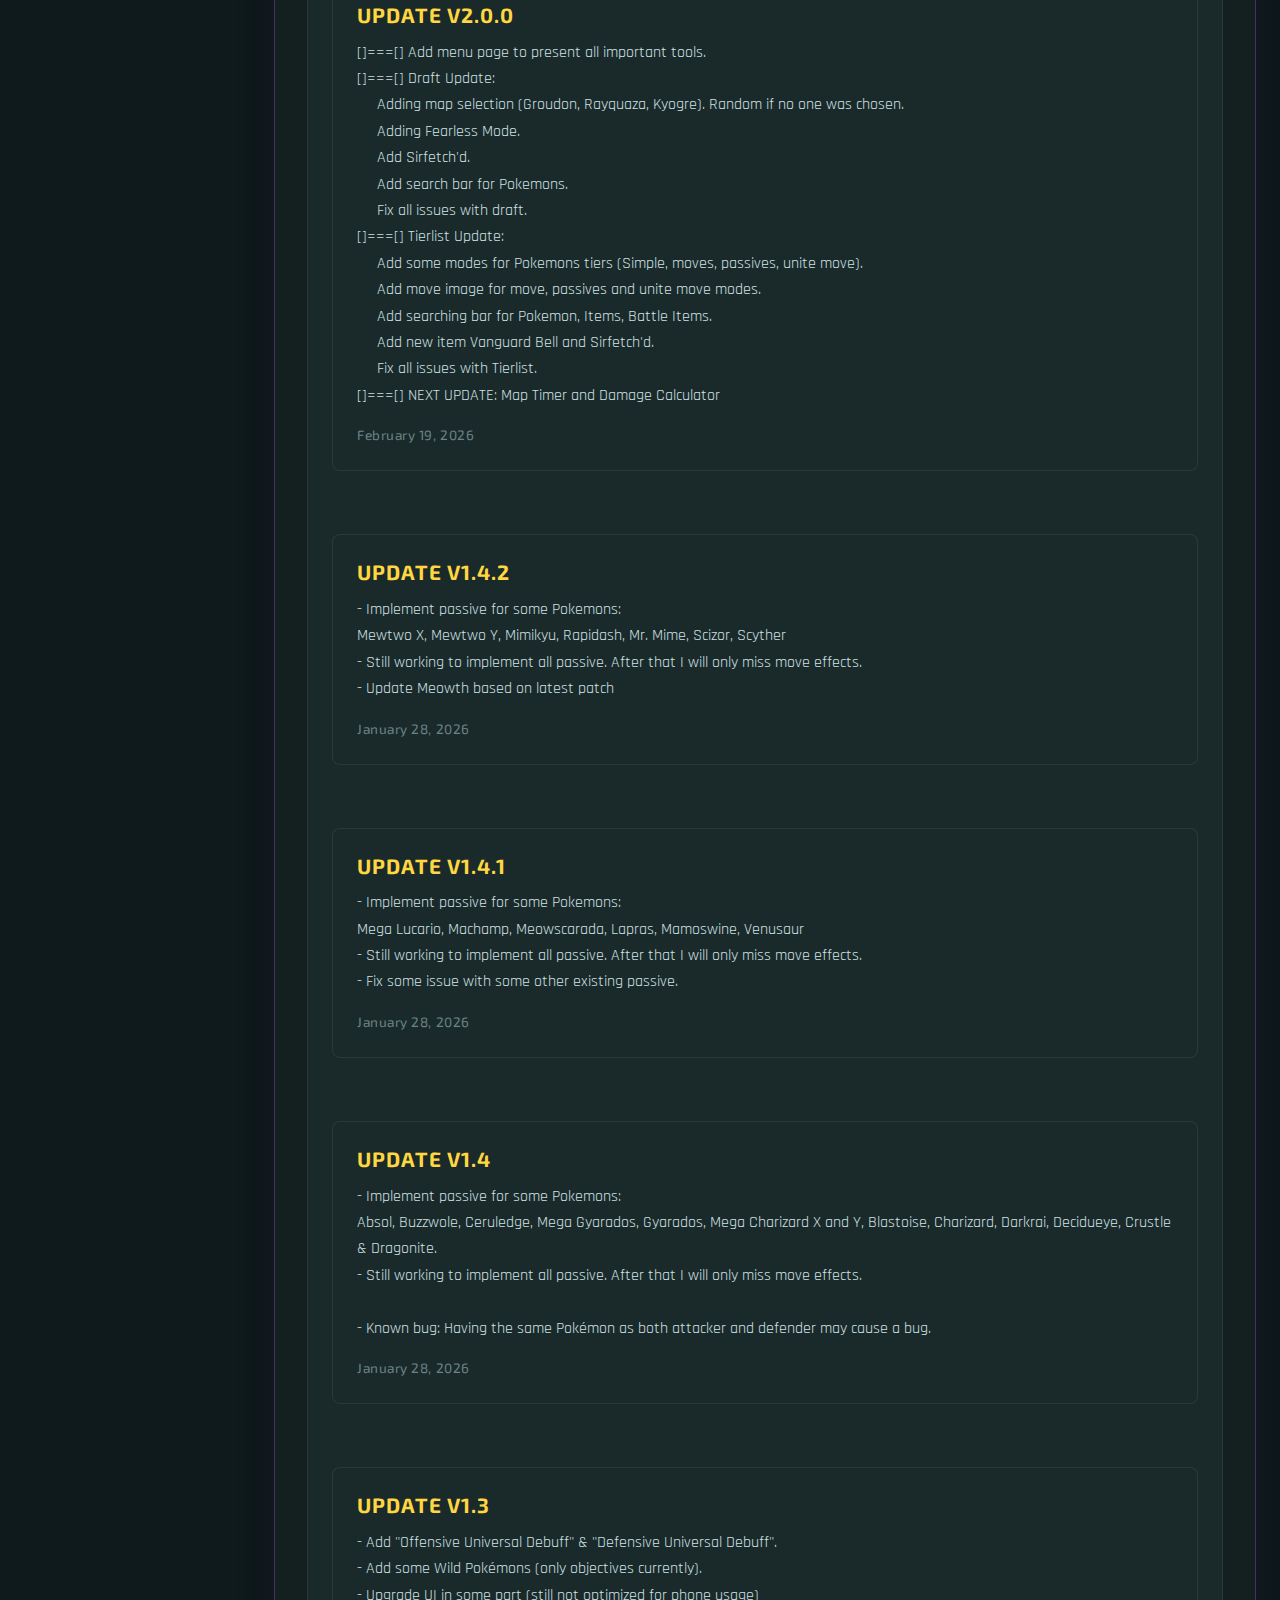
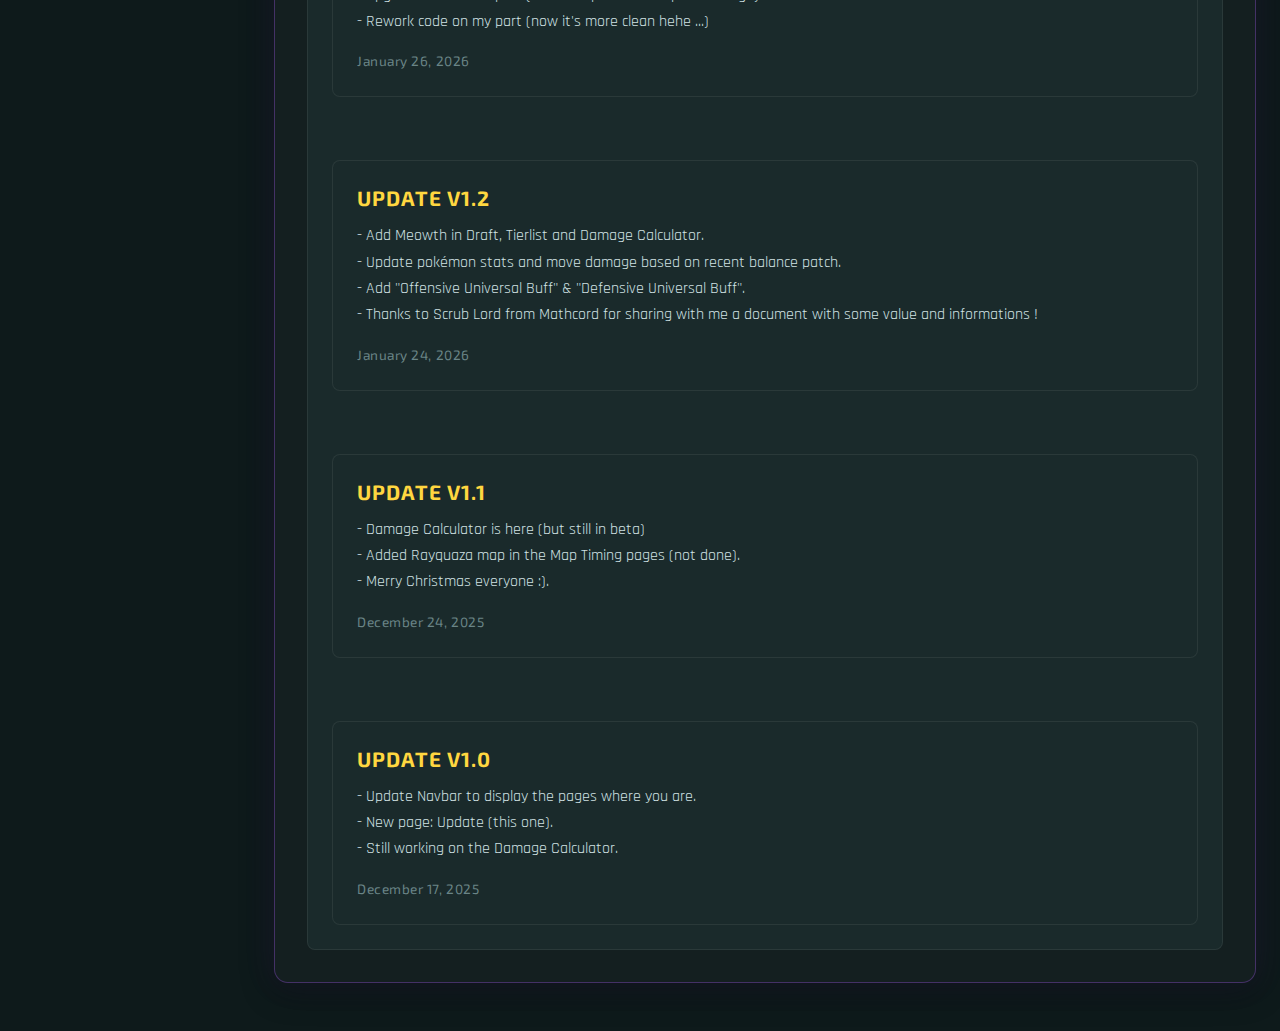
<file: update.html>
<!DOCTYPE html>
<html lang="en">
<head>
  <meta charset="UTF-8">
  <title>Unite Tools - Updates</title>

  <link rel="stylesheet" href="css/navbar.css">
  <link rel="stylesheet" href="css/update.css">

  <link href="https://fonts.googleapis.com/css2?family=Roboto:wght@400;500;700&display=swap" rel="stylesheet">
</head>
<body>
  <div id="navbar-container"></div>

  <div class="page-wrapper">
    <h1>Recent Updates</h1>

    <div class="updates-container">
      <div class="update-main">
        <h2>Latest Update</h2>

        <div class="update-content">
          <h3>Update v2.2.0</h3>
          <p>
            []===[] Global Design Rework: all pages now share a unified design system.<br>
            []===[] Draft Simulator Updates:
            &nbsp;&nbsp;&nbsp;&nbsp;&nbsp;Online multiplayer is here (still WIP).<br>
            &nbsp;&nbsp;&nbsp;&nbsp;&nbsp;Allow you to create room, invite your friends with 1 purple player, 1 orange player and maximum 5 spectator.<br>
            &nbsp;&nbsp;&nbsp;&nbsp;&nbsp;Add legendary birds because why not.<br>
            []===[] Map Timer Updates:
            &nbsp;&nbsp;&nbsp;&nbsp;&nbsp;Full-width map display, no more max-width constraint.<br>
            &nbsp;&nbsp;&nbsp;&nbsp;&nbsp;Sprites now scale proportionally with the map size at any screen width.<br>
            &nbsp;&nbsp;&nbsp;&nbsp;&nbsp;All Pokémon spawns, towers and Altaria sprites resize dynamically on load and window resize.<br>
            &nbsp;&nbsp;&nbsp;&nbsp;&nbsp;Tooltip enlarged for better readability<br>

          </p>
          <span class="update-date">February 22, 2026</span>
        </div><br><br><br>
        <div class="update-content">
          <h3>Update v2.0.2</h3>
          <p>
            []===[] Early Update: Add Zapdos, Moltres & Articuno in the Draft and Tierlist.<br>
            []===[] Fix issue with "All" button in draft that was not showing all pokemons.<br>
            []===[] Damage Calculator Update:<br>
            &nbsp;&nbsp;&nbsp;&nbsp;&nbsp;Complete the implementation of ALL useful passives. Some are not shown but effective.<br>
            &nbsp;&nbsp;&nbsp;&nbsp;&nbsp;WARNING: If you find any bugs / issues, feel free to contact me with what you found so I can work on fixing this.<br>
            &nbsp;&nbsp;&nbsp;&nbsp;&nbsp;Change slider design.<br>
            &nbsp;&nbsp;&nbsp;&nbsp;&nbsp;Add Sirfetch moves to the calculator.<br>
            []===[] Damage Calculator Bugs Fix:<br>
            &nbsp;&nbsp;&nbsp;&nbsp;&nbsp;Fix bug item that are not shown as already equiped in item selection.<br>
            &nbsp;&nbsp;&nbsp;&nbsp;&nbsp;Fix Aegislash stats.<br>
            []===[] Next big update: Implement all move specifics and complete version 1 of the calculator.<br>
          </p>
          <span class="update-date">February 20, 2026</span>
        </div><br><br><br>
        <div class="update-content">
          <h3>Update v2.0.1</h3>
          <p>
            []===[] Can now hide the sidebar for a better experience.<br>
            []===[] Damage Calculator Update:<br>
            &nbsp;&nbsp;&nbsp;&nbsp;&nbsp;Item Selection now only display items that are not equipped.<br>
            &nbsp;&nbsp;&nbsp;&nbsp;&nbsp;Levels are now display and can be changed in the stat display window.<br>
            &nbsp;&nbsp;&nbsp;&nbsp;&nbsp;Move damage windows can now be scrolled and have a better presentation.<br>
            &nbsp;&nbsp;&nbsp;&nbsp;&nbsp;Stacks items are now linked together.<br>
            &nbsp;&nbsp;&nbsp;&nbsp;&nbsp;Overall presentation upgrade of the page.<br>
            &nbsp;&nbsp;&nbsp;&nbsp;&nbsp;Custom Doll now has a better presentation.<br>
            []===[] Damage Calculator Bugs Fix:<br>
            &nbsp;&nbsp;&nbsp;&nbsp;&nbsp;Fix bug with Gyaradosite: now only applies to Mega Gyarados.<br>
            &nbsp;&nbsp;&nbsp;&nbsp;&nbsp;Fix reset item button.<br>
            &nbsp;&nbsp;&nbsp;&nbsp;&nbsp;Fix a bug where wild pokemon were able to equip items.<br>
          </p>
          <span class="update-date">February 20, 2026</span>
        </div><br><br><br>
        <div class="update-content">
        <div class="update-content">
          <h3>Update v2.0.0</h3>
          <p>
            []===[] Add menu page to present all important tools.<br>
            []===[] Draft Update:<br>
            &nbsp;&nbsp;&nbsp;&nbsp;&nbsp;Adding map selection (Groudon, Rayquaza, Kyogre). Random if no one was chosen.<br>
            &nbsp;&nbsp;&nbsp;&nbsp;&nbsp;Adding Fearless Mode.<br>
            &nbsp;&nbsp;&nbsp;&nbsp;&nbsp;Add Sirfetch'd.<br>
            &nbsp;&nbsp;&nbsp;&nbsp;&nbsp;Add search bar for Pokemons.<br>
            &nbsp;&nbsp;&nbsp;&nbsp;&nbsp;Fix all issues with draft.<br>
            []===[] Tierlist Update:<br>
            &nbsp;&nbsp;&nbsp;&nbsp;&nbsp;Add some modes for Pokemons tiers (Simple, moves, passives, unite move).<br>
            &nbsp;&nbsp;&nbsp;&nbsp;&nbsp;Add move image for move, passives and unite move modes.<br>
            &nbsp;&nbsp;&nbsp;&nbsp;&nbsp;Add searching bar for Pokemon, Items, Battle Items.<br>
            &nbsp;&nbsp;&nbsp;&nbsp;&nbsp;Add new item Vanguard Bell and Sirfetch'd.<br>
            &nbsp;&nbsp;&nbsp;&nbsp;&nbsp;Fix all issues with Tierlist.<br>
            []===[] NEXT UPDATE: Map Timer and Damage Calculator
          </p>
          <span class="update-date">February 19, 2026</span>
        </div><br><br><br>
        <div class="update-content">
          <h3>Update v1.4.2</h3>
          <p>
            - Implement passive for some Pokemons:<br>
            Mewtwo X, Mewtwo Y, Mimikyu, Rapidash, Mr. Mime, Scizor, Scyther<br>
            - Still working to implement all passive. After that I will only miss move effects.<br>
            - Update Meowth based on latest patch
          </p>
          <span class="update-date">January 28, 2026</span>
        </div><br><br><br>
        <div class="update-content">
          <h3>Update v1.4.1</h3>
          <p>
            - Implement passive for some Pokemons:<br>
            Mega Lucario, Machamp, Meowscarada, Lapras, Mamoswine, Venusaur<br>
            - Still working to implement all passive. After that I will only miss move effects.<br>
            - Fix some issue with some other existing passive.
          </p>
          <span class="update-date">January 28, 2026</span>
        </div><br><br><br>
        <div class="update-content">
          <h3>Update v1.4</h3>
          <p>
            - Implement passive for some Pokemons:<br>
            Absol, Buzzwole, Ceruledge, Mega Gyarados, Gyarados, Mega Charizard X and Y, Blastoise, Charizard, Darkrai, Decidueye, Crustle & Dragonite.<br>
            - Still working to implement all passive. After that I will only miss move effects.<br><br>
            - Known bug: Having the same Pokémon as both attacker and defender may cause a bug.
          </p>
          <span class="update-date">January 28, 2026</span>
        </div><br><br><br>
        <div class="update-content">
          <h3>Update v1.3</h3>
          <p>
            - Add "Offensive Universal Debuff" & "Defensive Universal Debuff".<br>
            - Add some Wild Pokémons (only objectives currently).<br>
            - Upgrade UI in some part (still not optimized for phone usage)<br>
            - Rework code on my part (now it's more clean hehe ...)
          </p>
          <span class="update-date">January 26, 2026</span>
        </div><br><br><br>
        <div class="update-content">
          <h3>Update v1.2</h3>
          <p>
            - Add Meowth in Draft, Tierlist and Damage Calculator.<br>
            - Update pokémon stats and move damage based on recent balance patch.<br>
            - Add "Offensive Universal Buff" & "Defensive Universal Buff".<br>
            - Thanks to Scrub Lord from Mathcord for sharing with me a document with some value and informations !
          </p>
          <span class="update-date">January 24, 2026</span>
        </div><br><br><br>
        <div class="update-content">
          <h3>Update v1.1</h3>
          <p>
            - Damage Calculator is here (but still in beta)<br>
            - Added Rayquaza map in the Map Timing pages (not done).<br>
            - Merry Christmas everyone :).
          </p>
          <span class="update-date">December 24, 2025</span>
        </div><br><br><br>
        <div class="update-content">
          <h3>Update v1.0</h3>
          <p>
            - Update Navbar to display the pages where you are.<br>
            - New page: Update (this one).<br>
            - Still working on the Damage Calculator.
          </p>
          <span class="update-date">December 17, 2025</span>
        </div>
      </div>
    </div>
  </div>

  <script src="scripts/navbar.js"></script>
</body>
</html>
</file>
<file: main.css>
body {
  font-family: 'Roboto', sans-serif;
  background: #1c2526;
  color: #d9e6e8;
  max-width: 1400px;
  margin: auto;
  padding: 2rem;
}

h1 {
  text-align: center;
  color: white;
  margin-bottom: 2rem;
  font-size: 2.5rem;
}

/* --- Zone Draft --- */
.draft-container {
  display: flex;
  justify-content: space-between;
  align-items: center;
  gap: 2rem;
  margin-bottom: 2rem;
  position: relative;
}

.middle-bubble {
  background: #2a3435;
  border: 2px solid #000;
  border-radius: 12px;
  padding: 15px 25px;
  text-align: center;
  box-shadow: 0 0 15px rgba(0,0,0,0.3);
  font-weight: bold;
  color: #fff;
  min-width: 150px;
  display: flex;
  flex-direction: column;
  align-items: center;
  justify-content: center;
}

/* Timer input stylisé */
#timer-value {
  width: 80px;
  padding: 6px 10px;
  border-radius: 8px;
  border: 2px solid #4a90e2;
  background: #1c2526;
  color: #fff;
  font-weight: bold;
  text-align: center;
  font-size: 1rem;
  box-shadow: inset 0 2px 4px rgba(0,0,0,0.3);
  transition: border 0.2s, transform 0.2s;
}

#timer-value:focus {
  outline: none;
  border-color: #f1c40f;
  transform: scale(1.05);
}

.mode-btn.active {
  background: rgba(74, 144, 226, 0.7);
  box-shadow: 0 0 15px rgba(74,144,226,0.5);
}

.draft-container > .middle-bubble {
  margin: 0 auto;
}

.team {
  flex: 1;
  background: #2a3435;
  border: 2px solid #000;
  border-radius: 12px;
  padding: 1rem;
  box-shadow: 0 0 15px rgba(0,0,0,0.3);
  position: relative;
  text-align: center;
  display: flex;
  flex-direction: column;
  align-items: center;
}

/* --- Styles spécifiques aux teams --- */
#teamA {
  background: rgba(159, 83, 236, 0.15); /* violet clair transparent */
  border: 2px solid rgba(159, 83, 236, 0.5);
}

#teamB {
  background: rgba(255, 165, 0, 0.15); /* orange clair transparent */
  border: 2px solid rgba(255, 165, 0, 0.5);
}

/* Slots personnalisés par team */
#teamA .slot {
  border: 2px double rgba(159, 83, 236, 0.8);
  color: rgba(159, 83, 236, 0.9);
}

#teamB .slot {
  border: 2px double rgba(255, 165, 0, 0.8);
  color: rgba(255, 165, 0, 0.9);
}

/* Slots Ban en rouge */
.slot.ban {
  border: 2px solid #e74c3c;
  color: #e74c3c;
  font-weight: bold;
  position: relative;
  overflow: hidden;
}

/* Quand un Pokémon est placé dans un ban */
.slot.ban img {
  opacity: 0.6; /* on assombrit un peu */
}

/* Ajout du logo "interdit" */
.slot.ban::after {
  content: "🚫";
  font-size: 2rem;
  color: #e74c3c;
  position: absolute;
  top: 50%;
  left: 50%;
  transform: translate(-50%, -50%);
  pointer-events: none; /* pas de clic sur l'icône */
}



.slots {
  display: flex;
  flex-wrap: wrap;
  justify-content: center;
  gap: 1rem;
}

.slot {
  width: 80px;
  height: 80px;
  background: #1c2526;
  border: 2px double #4a90e2;
  border-radius: 8px;
  display: flex;
  align-items: center;
  justify-content: center;
  color: #4a90e2;
  font-size: 0.9rem;
  transition: all 0.2s;
  position: relative;
}

.slot img {
  width: 100%;
  height: 100%;
  border-radius: 6px;
  object-fit: cover;
  border: 2px solid transparent;
  transition: border 0.2s, transform 0.2s;
}

.slot img.selected-slot {
  border: 2px solid #f1c40f;
  border-radius: 8px;
}

.slot.ban {
  border-color: #e74c3c;
  font-weight: bold;
  margin-bottom: 1rem;
}

.slot.current-pick {
  box-shadow: 0 0 15px 3px #f1c40f;
  border-color: #f1c40f;
}

/* --- Galerie Pokémon --- */
.gallery {
  display: grid;
  grid-template-columns: repeat(auto-fit, minmax(120px, 1fr));
  gap: 16px;
  margin-top: 20px;
  justify-items: center;
}

.gallery img.used {
  filter: grayscale(100%);
  opacity: 0.5;
  cursor: not-allowed;
  border: 2px solid #e74c3c;
}

.gallery img {
  width: 100%;
  height: auto;
  border-radius: 10px;
  cursor: pointer;
  border: 2px solid #000;
  box-shadow: 0 4px 10px rgba(0,0,0,0.3);
  transition: transform 0.2s, border 0.2s;
}

.gallery img:hover {
  transform: scale(1.05);
  border-color: #fff;
}

/* Language toggle button */
.lang-btn {
  padding: 8px 16px;
  margin-bottom: 20px;
  border-radius: 12px;
  border: 2px solid #000;
  cursor: pointer;
  font-weight: bold;
  font-size: 0.95rem;
  transition: all 0.2s ease-in-out;
  background: #1c2526;
  color: #fff;
  box-shadow: 0 4px 8px rgba(0,0,0,0.3);
}

.lang-btn:hover {
  transform: translateY(-2px);
  box-shadow: 0 6px 12px rgba(0,0,0,0.35);
}

/* --- Base pour tous les boutons --- */
button {
  padding: 10px 20px;
  margin: 5px;
  border-radius: 12px;
  border: 2px solid #000;
  cursor: pointer;
  font-weight: 600;
  font-size: 1rem;
  transition: all 0.2s ease-in-out;
  background: #1c2526;
  color: #fff;
  box-shadow: 0 4px 8px rgba(0,0,0,0.3);
  text-transform: uppercase;
}

button:hover {
  transform: translateY(-3px);
  box-shadow: 0 6px 12px rgba(0,0,0,0.4);
}

/* --- Draft Reset & Mode Buttons --- */
#reset-draft {
  background: #1c2526;
}

.mode-btn {
  background: #1c2526;
}

.mode-btn.disabled {
  background: rgba(255,255,255,0.1);
  color: rgba(255,255,255,0.5);
  cursor: not-allowed;
  box-shadow: none;
  pointer-events: none;
}


/* --- Boutons de rôle --- */
.filter-btn {
  border: 2px solid #000;
  font-weight: 500;
  padding: 10px 16px;
  min-width: 110px;
  text-align: center;
  border-radius: 10px;
  box-shadow: 0 3px 6px rgba(0,0,0,0.25);
  background: rgba(255,255,255,0.05);
  color: #fff;
  transition: all 0.2s ease-in-out;
}

/* Couleurs des rôles avec opacité faible */
.filter-btn[data-role="def"] { background: rgba(39,174,96,0.2); }
.filter-btn[data-role="atk"] { background: rgba(231,76,60,0.2); }
.filter-btn[data-role="sup"] { background: rgba(184,184,20,0.2); }
.filter-btn[data-role="spe"] { background: rgba(93,173,226,0.2); }
.filter-btn[data-role="all"] { background: rgba(155,89,182,0.2); }
.filter-btn[data-role="unknown"] { background: rgba(52,73,94,0.2); }

/* Hover effect plus visible pour les rôles */
.filter-btn:hover {
  transform: translateY(-2px);
  box-shadow: 0 5px 10px rgba(0,0,0,0.35);
  background: rgba(255,255,255,0.1);
}

/* Filtres des rôles */
#filters {
  display: flex;
  justify-content: center;
  flex-wrap: wrap;
  margin-bottom: 20px;
  gap: 10px;
}

#mode-tooltip {
  position: absolute;
  left: -220px;
  top: 0;
  width: 200px;
  background: #2a3435;
  color: #d9e6e8;
  border: 1px solid #4a90e2;
  border-radius: 8px;
  padding: 10px;
  font-size: 0.9rem;
  box-shadow: 0 4px 10px rgba(0,0,0,0.3);
}

/* --- Switch Toggle --- */
.switch {
  position: relative;
  display: inline-flex;
  align-items: center;
  gap: 10px;
  cursor: pointer;
  font-size: 0.9rem;
  margin-bottom: 10px;
}

.switch input {
  opacity: 0;
  width: 0;
  height: 0;
}

.slider {
  position: relative;
  width: 50px;
  height: 26px;
  background-color: #555;
  border-radius: 30px;
  transition: background-color 0.3s;
}

.slider::before {
  content: "";
  position: absolute;
  height: 20px;
  width: 20px;
  left: 3px;
  top: 3px;
  background-color: white;
  border-radius: 50%;
  transition: transform 0.3s;
}

.switch input:checked + .slider {
  background-color: #4a90e2;
}

.switch input:checked + .slider::before {
  transform: translateX(24px);
}

.switch-label {
  color: #fff;
  font-weight: 500;
}

#sort-options {
  display: none;
  text-align: center;
  margin: 15px 0;
  font-family: 'Poppins', sans-serif; /* ou la police de ton site */
}

#sort-options label {
  margin-right: 10px;
  font-size: 16px;
  color: #fff; /* Texte blanc pour matcher ton thème */
}

#sort-select {
  background-color: #2c2f33; /* gris foncé comme tes zones */
  color: #fff;
  border: 2px solid #7289da; /* violet/bleu style Discord */
  border-radius: 12px;
  padding: 6px 12px;
  font-size: 15px;
  cursor: pointer;
  transition: all 0.2s ease-in-out;
}

#sort-select:hover {
  background-color: #3a3d42;
  border-color: #99aaff;
}

#sort-select:focus {
  outline: none;
  border-color: #ffd700; /* petit accent or à la sélection */
}

#backBtn:disabled {
  opacity: 0.5;
  cursor: not-allowed;
}
</file>
<file: css/navbar.css>
.sidebar {
  position: fixed;
  top: 0;
  left: 0;
  width: 250px;
  height: 100%;
  background-color: #13212a;
  color: #fff;
  transform: translateX(0);
  transition: transform 0.3s ease;
  z-index: 1000;
  padding-top: 60px;
  box-shadow: 4px 0 14px rgba(0,0,0,0.5);
  overflow: visible;
}

.sidebar-header {
  position: absolute;
  top: 0;
  left: 0;
  width: 100%;
  height: 60px;
  background: linear-gradient(90deg, rgba(12,103,132,1) 0%, rgba(36,58,152,1) 50%, rgba(255,120,48,1) 100%);
  display: flex;
  align-items: center;
  justify-content: center;
  border-bottom: 1px solid rgba(255,255,255,0.06);
  z-index: 1001;
}

.sidebar-header h2 {
  margin: 0;
  font-size: 1.25rem;
  font-weight: 800;
  background: linear-gradient(90deg, #7ef0ff, #ffd27a);
  -webkit-background-clip: text;
  -webkit-text-fill-color: transparent;
  text-transform: uppercase;
  letter-spacing: 1px;
  text-shadow: 0 4px 18px rgba(18, 200, 230, 0.08), 0 2px 6px rgba(0,0,0,0.6);
}

.sidebar-content { 
  padding: 20px 18px 90px 18px;
}

.sidebar ul { 
  list-style: none; 
  padding: 0; 
  margin: 0; 
}

.sidebar ul li.nav-title {
  font-size: 14px;
  font-weight: 700;
  text-transform: uppercase;
  letter-spacing: 1px;
  opacity: 0.95;
  margin: 20px 0 10px 0;
  text-align: center;
  background: linear-gradient(90deg, #7ef0ff, #ffd27a);
  -webkit-background-clip: text;
  -webkit-text-fill-color: transparent;
  text-shadow: 0 2px 4px rgba(0,0,0,0.5);
  transition: text-shadow 0.2s ease;
}

.sidebar ul li.nav-title:hover {
  text-shadow: 0 4px 8px rgba(126,240,255,0.5);
}

.sidebar ul li a {
  display: block;
  color: #e6f6f8;
  text-decoration: none;
  font-size: 16px;
  padding: 8px 12px;
  border-radius: 8px;
  transition: all 0.2s ease;
  text-align: center;
  background: rgba(255,255,255,0.05);
  margin: 4px 0;
}

.sidebar ul li a:hover {
  color: #13212a;
  background: linear-gradient(90deg, #7ef0ff, #ffd27a);
  box-shadow: 0 4px 12px rgba(126,240,255,0.25);
  transform: scale(1.05);
}

.toggle-sidebar-btn { 
  position: fixed; 
  top: 15px; 
  left: 15px; 
  background: #1b95d6; 
  border: none; 
  color: #fff; 
  font-size: 20px; 
  padding: 8px 12px; 
  border-radius: 6px; 
  z-index: 1100; 
  display: none; 
}

.lang-switch {
  position: absolute;
  bottom: 60px;
  left: 0;
  width: 100%;
  display: flex;
  justify-content: center;
  gap: 1px;
  padding: 8px 0;
  border-top: 1px solid rgba(255, 255, 255, 0.08);
  background: linear-gradient(180deg, rgba(0,0,0,0.15), rgba(0,0,0,0.25));
  z-index: 1002;
} 

.lang-btn {
  background: rgba(255, 255, 255, 0.06);
  border: 1px solid rgba(255, 255, 255, 0.08);
  border-radius: 10px;
  cursor: pointer;
  padding: 6px;
  transition: transform 0.2s ease, box-shadow 0.2s ease, opacity 0.2s;
  opacity: 0.9;
  box-shadow: 0 2px 6px rgba(0,0,0,0.3);
}

.lang-btn:hover {
  transform: scale(1.1);
  opacity: 1;
  box-shadow: 0 0 10px #f1c40f;
}

.lang-btn img {
  display: block;
  width: 24px;
  height: 14px;
  object-fit: cover;
  border-radius: 3px;
  border: 1px solid rgba(0,0,0,0.25);
}

.lang-btn.active { 
  transform: scale(1.12); 
  box-shadow: 0 6px 22px rgba(126,240,255,0.12); 
  filter: drop-shadow(0 0 6px rgba(126,240,255,0.12)); 
}

/* responsive */
@media (max-width: 768px) {
  .sidebar { transform: translateX(-100%); }
  .sidebar.active { transform: translateX(0); }
  .toggle-sidebar-btn { display: block; }
}
</file>
<file: css/damage-calc.css>
@import url('https://fonts.googleapis.com/css2?family=Exo+2:wght@400;600;700;900&family=Rajdhani:wght@400;500;600;700&display=swap');

:root {
  --bg:         #0e1a1b;
  --surface:    #141f20;
  --surface-2:  #1a2a2b;
  --surface-3:  #243536;
  --border:     rgba(255,255,255,0.07);
  --violet:     #9f53ec;
  --violet-dim: rgba(159,83,236,0.15);
  --orange:     #ff9d00;
  --orange-dim: rgba(255,157,0,0.15);
  --blue:       #4fc3f7;
  --blue-dim:   rgba(79,195,247,0.12);
  --green:      #4caf82;
  --red:        #ef5350;
  --yellow:     #ffd740;
  --text:       #cfe0e2;
  --text-dim:   #6a8587;
  --radius:     14px;
  --radius-sm:  8px;
}

*, *::before, *::after { box-sizing: border-box; margin: 0; padding: 0; }

body {
  font-family: 'Rajdhani', sans-serif;
  background: var(--bg);
  color: var(--text);
  min-height: 100vh;
  padding: 1.5rem 1.5rem 3rem;
  margin-left: 250px;
  transition: margin-left 0.3s ease;
}
body.sidebar-collapsed { margin-left: 0; }

h1 {
  font-family: 'Exo 2', sans-serif;
  text-align: center;
  font-size: 2rem;
  font-weight: 900;
  letter-spacing: 0.08em;
  text-transform: uppercase;
  color: #fff;
  margin-bottom: 1.5rem;
  text-shadow: 0 0 40px rgba(159,83,236,0.4);
}

/* =============================================
   BATTLE CONTAINER
   ============================================= */

.battle-container {
  display: grid;
  grid-template-columns: 1fr auto 1fr;
  gap: 1.5rem;
  margin-bottom: 2rem;
}

.pokemon-panel {
  background: var(--surface);
  border-radius: var(--radius);
  padding: 1.2rem;
  box-shadow: 0 8px 32px rgba(0,0,0,0.5);
  border: 1px solid var(--border);
  transition: border-color 0.3s, box-shadow 0.3s;
  min-width: 0;
}

.attacker {
  border-color: rgba(159,83,236,0.4);
  box-shadow: 0 0 24px rgba(159,83,236,0.12);
}

.defender {
  border-color: rgba(255,157,0,0.4);
  box-shadow: 0 0 24px rgba(255,157,0,0.12);
}

/* =============================================
   POKEMON HEADER
   ============================================= */

.pokemon-header {
  display: flex;
  flex-direction: column;
  align-items: center;
  margin-bottom: 1rem;
}

.pokemon-image {
  width: 110px;
  height: 110px;
  border-radius: 50%;
  overflow: hidden;
  margin-bottom: 0.7rem;
  background: var(--surface-2);
  border: 2px solid var(--border);
  flex-shrink: 0;
}

.pokemon-image img {
  width: 100%;
  height: 100%;
  object-fit: contain;
}

.pokemon-header h2 {
  font-family: 'Exo 2', sans-serif;
  font-size: 1.3rem;
  font-weight: 700;
  color: #fff;
  text-align: center;
  text-transform: uppercase;
  letter-spacing: 0.05em;
}

.role-icon {
  font-size: 1.3rem;
  margin-top: 0.3rem;
}

/* =============================================
   SEARCH + GRILLE POKÉMON
   ============================================= */

.pokemon-search {
  width: 100%;
  padding: 8px 14px;
  margin-bottom: 0.6rem;
  border-radius: var(--radius-sm);
  border: 1px solid var(--border);
  background: var(--surface-2);
  color: var(--text);
  font-family: 'Rajdhani', sans-serif;
  font-size: 0.9rem;
  outline: none;
  transition: border-color 0.2s;
}
.pokemon-search:focus { border-color: var(--violet); }
.pokemon-search::placeholder { color: var(--text-dim); }

.pokemon-grid-wrapper {
  max-height: 220px;
  overflow-y: auto;
  background: var(--surface-2);
  border-radius: var(--radius-sm);
  padding: 0.6rem;
  margin-bottom: 1rem;
  border: 1px solid var(--border);
}

.pokemon-grid {
  display: grid;
  grid-template-columns: repeat(auto-fill, minmax(65px, 1fr));
  gap: 0.4rem;
}

.pokemon-grid-item {
  text-align: center;
  cursor: pointer;
  padding: 0.4rem;
  border-radius: var(--radius-sm);
  transition: all 0.2s;
  background: var(--surface-3);
  border: 1px solid transparent;
}

.pokemon-grid-item:hover {
  transform: scale(1.06);
  background: var(--surface-3);
  border-color: var(--border);
}

.pokemon-grid-item.selected {
  border-color: var(--violet);
  background: var(--violet-dim);
  box-shadow: 0 0 10px rgba(159,83,236,0.2);
}

.pokemon-grid-item img {
  width: 48px;
  height: 48px;
  border-radius: var(--radius-sm);
  object-fit: cover;
}

.pokemon-grid-item span {
  display: block;
  margin-top: 0.25rem;
  font-size: 0.68rem;
  font-weight: 600;
  font-family: 'Rajdhani', sans-serif;
  overflow: hidden;
  text-overflow: ellipsis;
  white-space: nowrap;
  color: var(--text-dim);
}

/* =============================================
   CATEGORY TABS
   ============================================= */

.category-tabs {
  display: flex;
  justify-content: center;
  gap: 0.4rem;
  margin: 0.5rem 0;
  flex-wrap: wrap;
}

.tab-button {
  font-family: 'Rajdhani', sans-serif;
  font-weight: 700;
  font-size: 0.8rem;
  padding: 6px 14px;
  border: 1px solid var(--border);
  border-radius: var(--radius-sm);
  background: var(--surface-2);
  color: var(--text-dim);
  cursor: pointer;
  text-transform: uppercase;
  letter-spacing: 0.04em;
  transition: all 0.2s;
  white-space: nowrap;
}

.tab-button:hover {
  background: var(--surface-3);
  color: var(--text);
}

.tab-button.active {
  background: var(--blue-dim);
  border-color: var(--blue);
  color: var(--blue);
  box-shadow: 0 0 10px rgba(79,195,247,0.15);
}

.attacker-tabs .tab-button.active {
  background: var(--violet-dim);
  border-color: var(--violet);
  color: var(--violet);
  box-shadow: 0 0 10px rgba(159,83,236,0.2);
}

/* =============================================
   ITEMS SECTION
   ============================================= */

.level-section, .items-section {
  margin-top: 0.8rem;
  padding: 0.8rem;
  background: var(--surface-2);
  border-radius: var(--radius-sm);
  border: 1px solid var(--border);
}

.items-section h3 {
  font-family: 'Exo 2', sans-serif;
  font-size: 0.85rem;
  font-weight: 700;
  text-transform: uppercase;
  letter-spacing: 0.06em;
  margin-bottom: 0.5rem;
  text-align: center;
  color: var(--text-dim);
}

.items-equipped-grid {
  display: flex;
  justify-content: center;
  gap: 0.5rem;
  margin-top: 0.5rem;
  flex-wrap: wrap;
}

.item-equipped-card {
  background: var(--surface-3);
  border-radius: var(--radius-sm);
  padding: 0.6rem;
  width: 108px;
  text-align: center;
  border: 1px solid var(--border);
  transition: all 0.2s;
  position: relative;
  flex-shrink: 0;
}

.item-equipped-card.has-item {
  border-color: rgba(255,215,64,0.4);
  box-shadow: 0 0 10px rgba(255,215,64,0.1);
}

.item-equipped-icon {
  width: 44px;
  height: 44px;
  margin: 0 auto 0.4rem;
  overflow: hidden;
  border-radius: var(--radius-sm);
}

.item-equipped-icon img {
  width: 100%;
  height: 100%;
  object-fit: contain;
}

.item-equipped-name {
  font-family: 'Rajdhani', sans-serif;
  font-weight: 700;
  color: var(--text);
  margin-bottom: 0.3rem;
  font-size: 0.72rem;
  overflow: hidden;
  text-overflow: ellipsis;
  white-space: nowrap;
}

.item-equipped-stats {
  font-size: 0.68rem;
  line-height: 1.4;
  color: var(--blue);
  min-height: 18px;
}

.item-equipped-stacks {
  margin-top: 0.4rem;
  display: flex;
  justify-content: center;
  align-items: center;
  gap: 0.3rem;
}

.stacks-controls {
  display: flex;
  align-items: center;
  gap: 0.3rem;
  background: var(--surface);
  padding: 0.2rem 0.5rem;
  border-radius: 20px;
}

.stack-btn {
  width: 20px;
  height: 20px;
  border: none;
  border-radius: 50%;
  background: var(--yellow);
  color: #000;
  font-weight: bold;
  cursor: pointer;
  font-size: 0.85rem;
  line-height: 1;
  font-family: 'Exo 2', sans-serif;
}

.stack-value {
  min-width: 20px;
  font-weight: bold;
  color: var(--text);
  font-size: 0.85rem;
  text-align: center;
}

.stack-max {
  color: var(--text-dim);
  font-size: 0.72rem;
}

.item-equipped-toggle {
  margin-top: 0.4rem;
  padding: 0.25rem 0.6rem;
  background: var(--blue-dim);
  color: var(--blue);
  border: 1px solid var(--blue);
  border-radius: 20px;
  cursor: pointer;
  font-weight: 700;
  font-size: 0.72rem;
  font-family: 'Rajdhani', sans-serif;
  letter-spacing: 0.03em;
  text-transform: uppercase;
}

.item-equipped-toggle.active {
  background: rgba(76,175,130,0.2);
  border-color: var(--green);
  color: var(--green);
}

.reset-items-btn {
  margin: 0.6rem auto 0;
  padding: 0.35rem 0.9rem;
  background: var(--surface-3);
  color: var(--text-dim);
  border: 1px solid var(--border);
  border-radius: var(--radius-sm);
  font-size: 0.78rem;
  font-weight: 700;
  font-family: 'Rajdhani', sans-serif;
  text-transform: uppercase;
  letter-spacing: 0.04em;
  cursor: pointer;
  transition: all 0.2s;
  display: block;
  width: fit-content;
}

.reset-items-btn:hover {
  border-color: var(--red);
  color: var(--red);
}

/* =============================================
   VS
   ============================================= */

.vs-section {
  display: flex;
  align-items: center;
  justify-content: center;
}

.vs-icon {
  font-family: 'Exo 2', sans-serif;
  font-size: 2.5rem;
  font-weight: 900;
  color: var(--yellow);
  text-shadow: 0 0 24px rgba(255,215,64,0.5);
  letter-spacing: 0.05em;
  animation: pulse 2s infinite;
}

/* =============================================
   MODAL ITEMS
   ============================================= */

.item-modal {
  display: none;
  position: fixed;
  top: 0; left: 0;
  width: 100%; height: 100%;
  background: rgba(0,0,0,0.75);
  justify-content: center;
  align-items: center;
  z-index: 1000;
  padding: 1rem;
}

.item-modal-content {
  position: relative;
  background: var(--surface);
  border: 1px solid var(--border);
  padding: 1.8rem;
  border-radius: var(--radius);
  max-width: 860px;
  width: 100%;
  max-height: 90vh;
  overflow-y: auto;
  box-shadow: 0 16px 60px rgba(0,0,0,0.7), 0 0 0 1px rgba(159,83,236,0.2);
}

.close-modal {
  position: absolute;
  top: 12px; right: 16px;
  font-size: 1.8rem;
  cursor: pointer;
  color: var(--text-dim);
  line-height: 1;
  transition: color 0.2s;
}
.close-modal:hover { color: var(--red); }

.item-search {
  width: 100%;
  padding: 10px 14px;
  margin-bottom: 1rem;
  border-radius: var(--radius-sm);
  background: var(--surface-2);
  border: 1px solid var(--border);
  color: var(--text);
  font-family: 'Rajdhani', sans-serif;
  font-size: 0.95rem;
  outline: none;
  transition: border-color 0.2s;
}
.item-search:focus { border-color: var(--violet); }

.item-grid {
  display: grid;
  grid-template-columns: repeat(auto-fill, minmax(82px, 1fr));
  gap: 0.6rem;
}

.item-grid-item {
  text-align: center;
  cursor: pointer;
  padding: 0.5rem;
  border-radius: var(--radius-sm);
  background: var(--surface-2);
  border: 1px solid transparent;
  transition: all 0.2s;
}

.item-grid-item:hover {
  transform: scale(1.06);
  border-color: var(--border);
  background: var(--surface-3);
}

.item-grid-item img {
  width: 52px;
  height: 52px;
  margin: 0 auto;
  display: block;
}

.item-grid-item span {
  display: block;
  font-size: 0.72rem;
  font-family: 'Rajdhani', sans-serif;
  margin-top: 0.25rem;
  overflow: hidden;
  text-overflow: ellipsis;
  white-space: nowrap;
  color: var(--text-dim);
}

.item-grid-item.equipped-elsewhere { display: none; }

/* =============================================
   SLIDERS — Level + HP
   ============================================= */

.slider-block {
  display: flex;
  flex-direction: column;
  gap: 0.5rem;
  padding: 0.8rem 1rem;
  background: var(--surface-3);
  border-radius: var(--radius-sm);
  border: 1px solid var(--border);
}

.slider-block label {
  display: flex;
  justify-content: space-between;
  align-items: center;
  font-family: 'Exo 2', sans-serif;
  font-size: 0.78rem;
  font-weight: 700;
  text-transform: uppercase;
  letter-spacing: 0.06em;
  color: var(--text-dim);
  margin: 0;
}

.slider-block label span {
  font-size: 0.95rem;
  font-weight: 700;
  color: var(--text);
  background: var(--surface-2);
  padding: 2px 8px;
  border-radius: 6px;
}

.slider-block input[type="range"] {
  -webkit-appearance: none;
  width: 100%;
  height: 5px;
  border-radius: 3px;
  background: var(--surface-2);
  outline: none;
  cursor: pointer;
  margin: 4px 0;
}

/* ── Attacker level track ── */
.attacker-stats .slider-block input[type="range"]:not(.hp-slider)::-webkit-slider-runnable-track,
.attacker .slider-block input[type="range"]:not(.hp-slider)::-webkit-slider-runnable-track {
  background: linear-gradient(to right,
    var(--violet) 0%,
    var(--violet) calc((var(--value, 15) - 1) / 14 * 100%),
    var(--surface-2) calc((var(--value, 15) - 1) / 14 * 100%),
    var(--surface-2) 100%
  );
  height: 5px;
  border-radius: 3px;
}

/* ── Defender level track ── */
.defender-stats .slider-block input[type="range"]:not(.hp-slider)::-webkit-slider-runnable-track,
.defender .slider-block input[type="range"]:not(.hp-slider)::-webkit-slider-runnable-track {
  background: linear-gradient(to right,
    var(--orange) 0%,
    var(--orange) calc((var(--value, 15) - 1) / 14 * 100%),
    var(--surface-2) calc((var(--value, 15) - 1) / 14 * 100%),
    var(--surface-2) 100%
  );
  height: 5px;
  border-radius: 3px;
}

/* ── Level thumbs ── */
.attacker-stats .slider-block input[type="range"]:not(.hp-slider)::-webkit-slider-thumb,
.attacker .slider-block input[type="range"]:not(.hp-slider)::-webkit-slider-thumb {
  -webkit-appearance: none;
  width: 3px; height: 16px;
  border-radius: 2px;
  background: var(--violet);
  border: none;
  box-shadow: 0 0 6px rgba(159,83,236,0.5);
  cursor: pointer;
}

.defender-stats .slider-block input[type="range"]:not(.hp-slider)::-webkit-slider-thumb,
.defender .slider-block input[type="range"]:not(.hp-slider)::-webkit-slider-thumb {
  -webkit-appearance: none;
  width: 3px; height: 16px;
  border-radius: 2px;
  background: var(--orange);
  border: none;
  box-shadow: 0 0 6px rgba(255,157,0,0.5);
  cursor: pointer;
}

/* ── HP track ── */
.hp-slider::-webkit-slider-runnable-track {
  background: linear-gradient(90deg, var(--red) 0%, var(--yellow) 30%, var(--green) 70%, var(--green) 100%);
  height: 5px;
  border-radius: 3px;
}

/* ── HP thumbs ── */
.attacker-stats .hp-slider::-webkit-slider-thumb {
  -webkit-appearance: none;
  width: 3px; height: 16px;
  border-radius: 2px;
  background: var(--violet);
  border: none;
  box-shadow: 0 0 6px rgba(159,83,236,0.5);
  cursor: pointer;
}
.defender-stats .hp-slider::-webkit-slider-thumb {
  -webkit-appearance: none;
  width: 3px; height: 16px;
  border-radius: 2px;
  background: var(--orange);
  border: none;
  box-shadow: 0 0 6px rgba(255,157,0,0.5);
  cursor: pointer;
}

/* ── Firefox ── */
.slider-block input[type="range"]::-moz-range-thumb {
  width: 3px; height: 16px;
  border-radius: 2px;
  border: none;
  cursor: pointer;
}
.attacker-stats .slider-block input[type="range"]:not(.hp-slider)::-moz-range-thumb,
.attacker .slider-block input[type="range"]:not(.hp-slider)::-moz-range-thumb {
  background: var(--violet); box-shadow: 0 0 6px rgba(159,83,236,0.5);
}
.defender-stats .slider-block input[type="range"]:not(.hp-slider)::-moz-range-thumb,
.defender .slider-block input[type="range"]:not(.hp-slider)::-moz-range-thumb {
  background: var(--orange); box-shadow: 0 0 6px rgba(255,157,0,0.5);
}
.attacker-stats .hp-slider::-moz-range-thumb { background: var(--violet); }
.defender-stats .hp-slider::-moz-range-thumb { background: var(--orange); }

.hp-display {
  text-align: center;
  font-family: 'Exo 2', sans-serif;
  font-size: 0.95rem;
  font-weight: 700;
  color: var(--text);
  background: var(--surface-2);
  border-radius: 6px;
  padding: 3px 0;
}

.hp-value {
  font-family: 'Exo 2', sans-serif;
  font-size: 1.3rem;
  text-align: center;
  padding: 0.5rem;
  background: var(--surface-2);
  border-radius: var(--radius-sm);
  font-weight: 700;
  color: var(--text);
  cursor: pointer;
  border: 1px solid var(--border);
  transition: border-color 0.2s;
}
.hp-value:hover { border-color: var(--violet); }

/* =============================================
   RESULTS CONTAINER
   ============================================= */

.results-container {
  display: grid;
  grid-template-columns: minmax(0, 1fr) minmax(0, 3fr) minmax(0, 1fr);
  gap: 1.5rem;
  max-width: 1900px;
  margin: 0 auto 4rem;
  padding: 0;
  align-items: start;
}

.stats-card {
  background: var(--surface);
  border-radius: var(--radius);
  padding: 1.4rem;
  box-shadow: 0 8px 32px rgba(0,0,0,0.4);
  border: 1px solid var(--border);
  height: fit-content;
  position: sticky;
  top: 1rem;
  max-height: calc(100vh - 2rem);
  overflow-y: auto;
  min-width: 0;
}

.attacker-stats { border-left: 3px solid var(--violet); }
.defender-stats  { border-left: 3px solid var(--orange); }

.stats-card h3 {
  font-family: 'Exo 2', sans-serif;
  text-align: center;
  color: #fff;
  margin-bottom: 1rem;
  font-size: 1.4rem;
  font-weight: 700;
  text-transform: uppercase;
  letter-spacing: 0.06em;
}

.pokemon-name-header {
  text-align: center;
  font-family: 'Exo 2', sans-serif;
  font-size: 1rem;
  color: var(--yellow);
  margin-bottom: 1.2rem;
  font-weight: 600;
  padding-bottom: 0.8rem;
  border-bottom: 1px solid var(--border);
  display: flex;
  align-items: center;
  justify-content: center;
  gap: 0.6rem;
  flex-wrap: wrap;
}

.stats-pokemon-img {
  width: 40px; height: 40px;
  border-radius: 50%;
  object-fit: contain;
  background: var(--surface-2);
  border: 1px solid var(--border);
  flex-shrink: 0;
}

.stats-grid {
  display: flex;
  flex-direction: column;
  gap: 1.2rem;
}

.stat-item {
  display: flex;
  flex-direction: column;
  gap: 0.4rem;
}

.stat-item .stat-label {
  font-family: 'Exo 2', sans-serif;
  font-size: 0.78rem;
  font-weight: 700;
  text-transform: uppercase;
  letter-spacing: 0.06em;
  color: var(--text-dim);
}

.stat-item .stat-value {
  font-family: 'Exo 2', sans-serif;
  font-size: 1.8rem;
  font-weight: 900;
  color: var(--blue);
  text-align: right;
}

/* =============================================
   MOVES SECTION
   ============================================= */

.moves-section {
  background: var(--surface);
  border-radius: var(--radius);
  padding: 1.8rem;
  box-shadow: 0 8px 32px rgba(0,0,0,0.4);
  border: 1px solid var(--border);
  max-height: calc(70vh - 2rem);
  overflow-y: auto;
  position: sticky;
  top: 1rem;
  min-width: 0;
}

.moves-section h3 {
  font-family: 'Exo 2', sans-serif;
  text-align: center;
  color: #fff;
  margin-bottom: 1.5rem;
  font-size: 1.6rem;
  font-weight: 900;
  text-transform: uppercase;
  letter-spacing: 0.08em;
  text-shadow: 0 0 30px rgba(159,83,236,0.3);
}

.moves-grid {
  display: grid;
  grid-template-columns: repeat(auto-fill, minmax(min(100%, 380px), 1fr));
  gap: 1.2rem;
}

.move-card {
  background: var(--surface-2);
  border-radius: var(--radius);
  padding: 1.4rem;
  border: 1px solid var(--border);
  transition: all 0.3s;
  min-width: 0;
}

.move-card:hover {
  transform: translateY(-3px);
  border-color: rgba(159,83,236,0.4);
  box-shadow: 0 8px 24px rgba(159,83,236,0.15);
}

.move-title {
  display: flex;
  align-items: center;
  gap: 0.8rem;
  margin-bottom: 1.2rem;
  padding-bottom: 0.8rem;
  border-bottom: 1px solid var(--border);
  flex-wrap: wrap;
}

.move-title img {
  width: 48px; height: 48px;
  border-radius: var(--radius-sm);
  border: 2px solid rgba(159,83,236,0.4);
  flex-shrink: 0;
}

.move-title strong {
  font-family: 'Exo 2', sans-serif;
  font-size: 1.4rem;
  font-weight: 700;
  color: var(--yellow);
  text-transform: uppercase;
  letter-spacing: 0.04em;
}

.damage-line {
  display: grid;
  grid-template-columns: 1fr auto;
  gap: 0.6rem;
  padding: 0.8rem 0;
  border-bottom: 1px solid var(--border);
  align-items: center;
}

.damage-line:last-child { border-bottom: none; }

.dmg-name {
  font-family: 'Rajdhani', sans-serif;
  font-size: 1.05rem;
  font-weight: 600;
  color: var(--text);
  line-height: 1.3;
}

.dmg-name i {
  font-size: 0.85rem;
  color: var(--text-dim);
}

.dmg-values {
  text-align: right;
  font-weight: bold;
}

.crit-chance {
  color: var(--red);
  font-weight: 700;
}

.dmg-normal {
  font-family: 'Exo 2', sans-serif;
  font-size: 1.8rem;
  font-weight: 900;
  color: var(--blue);
  text-shadow: 0 0 10px rgba(79,195,247,0.3);
}

.dmg-crit {
  font-family: 'Exo 2', sans-serif;
  font-size: 1.1rem;
  font-weight: 700;
  color: var(--red);
  display: block;
  margin-top: 0.2rem;
}

.damage-line.specs-bonus {
  background: var(--violet-dim);
  border-left: 3px solid var(--violet);
  padding-left: 0.8rem;
  margin: 0.5rem 0;
  border-radius: var(--radius-sm);
}

.damage-line.specs-bonus .dmg-name { color: var(--violet); font-weight: 700; }

/* =============================================
   CUSTOM DOLL
   ============================================= */

.editable-custom {
  cursor: pointer;
  color: var(--yellow);
  font-weight: 700;
  font-size: 1rem;
}

.editable-custom:hover {
  text-decoration: underline;
  color: #ffe98a;
}

.editable-custom::after {
  content: " ✏️";
  font-size: 0.8em;
  opacity: 0.7;
}

.custom-stat {
  background: rgba(255,215,64,0.07);
  border-radius: var(--radius-sm);
  padding: 3px 0;
}

.custom-doll-hint {
  text-align: center;
  font-size: 0.82rem;
  color: var(--yellow);
  background: rgba(255,215,64,0.06);
  border: 1px dashed rgba(255,215,64,0.3);
  border-radius: var(--radius-sm);
  padding: 7px 12px;
  margin-bottom: 0.5rem;
  animation: pulse 2s infinite;
}

/* =============================================
   WARNING BUTTON + MODAL
   ============================================= */

.warning-btn {
  position: fixed;
  top: 20px; right: 20px;
  background: var(--orange);
  color: #000;
  border: none;
  border-radius: 50%;
  width: 44px; height: 44px;
  font-size: 22px;
  cursor: pointer;
  box-shadow: 0 4px 16px rgba(255,157,0,0.4);
  z-index: 1000;
  display: flex;
  align-items: center;
  justify-content: center;
  transition: transform 0.2s, filter 0.2s;
}
.warning-btn:hover { filter: brightness(1.15); transform: scale(1.08); }

.warning-modal {
  display: none;
  position: fixed;
  z-index: 2000;
  left: 0; top: 0;
  width: 100%; height: 100%;
  background: rgba(0,0,0,0.75);
  justify-content: center;
  align-items: center;
  padding: 1rem;
}

.warning-modal-content {
  position: relative;
  background: var(--surface);
  color: var(--text);
  padding: 1.8rem;
  border-radius: var(--radius);
  max-width: 680px;
  width: 100%;
  max-height: 90vh;
  overflow-y: auto;
  box-shadow: 0 16px 60px rgba(255,157,0,0.25);
  border: 1px solid rgba(255,157,0,0.4);
}

.warning-modal-content h3 {
  font-family: 'Exo 2', sans-serif;
  text-align: center;
  color: var(--yellow);
  font-size: 1.5rem;
  font-weight: 700;
  text-transform: uppercase;
  letter-spacing: 0.06em;
  margin-bottom: 1.2rem;
}

.close-warning {
  position: absolute;
  top: 12px; right: 16px;
  font-size: 1.8rem;
  cursor: pointer;
  color: var(--text-dim);
  line-height: 1;
  transition: color 0.2s;
}
.close-warning:hover { color: var(--red); }

#warningText {
  margin-top: 0.8rem;
  line-height: 1.7;
  font-size: 0.95rem;
}
#warningText strong { color: var(--yellow); }
#warningText ul { padding-left: 1.4rem; margin: 0.8rem 0; }
#warningText li { margin-bottom: 0.4rem; }

/* =============================================
   ADDITIONAL EFFECTS
   ============================================= */

.additional-effects {
  margin-top: 0.8rem;
  padding: 0.8rem;
  background: var(--surface-3);
  border-radius: var(--radius-sm);
  border: 1px solid var(--border);
  transition: border-color 0.3s;
}

.additional-effects h3 {
  font-family: 'Exo 2', sans-serif;
  cursor: pointer;
  user-select: none;
  display: flex;
  align-items: center;
  justify-content: space-between;
  margin: 0 0 0.8rem 0;
  font-size: 0.82rem;
  font-weight: 700;
  text-transform: uppercase;
  letter-spacing: 0.06em;
  padding: 8px 12px;
  border-radius: var(--radius-sm);
  background: var(--surface-2);
  color: var(--text-dim);
  transition: background 0.2s, color 0.2s;
}

.additional-effects h3:hover {
  background: var(--surface-3);
  color: var(--text);
}

.additional-effects h3::before { content: "⚡"; margin-right: 8px; }
.attacker .additional-effects:nth-of-type(2) h3::before { content: "🔥"; }
.defender .additional-effects h3::before { content: "🛡️"; }

.additional-effects h3::after {
  content: "▼";
  font-size: 0.75rem;
  transition: transform 0.3s;
  flex-shrink: 0;
}

.additional-effects.collapsed h3::after {
  content: "▶";
  transform: rotate(-90deg);
}

.additional-effects:not(.collapsed) {
  border-color: rgba(159,83,236,0.3);
}
.defender .additional-effects:not(.collapsed) {
  border-color: rgba(255,157,0,0.3);
}

.buff-checkboxes {
  display: grid;
  grid-template-columns: repeat(auto-fit, minmax(230px, 1fr));
  gap: 8px;
  overflow: hidden;
  transition: all 0.35s ease;
  max-height: 2000px;
  opacity: 1;
}

.additional-effects.collapsed .buff-checkboxes {
  max-height: 0;
  opacity: 0;
  padding: 0;
  margin: 0;
  gap: 0;
}

.buff-label {
  display: flex;
  align-items: center;
  gap: 8px;
  padding: 7px 10px;
  background: var(--surface-2);
  border-radius: var(--radius-sm);
  font-family: 'Rajdhani', sans-serif;
  font-size: 0.85rem;
  font-weight: 600;
  transition: all 0.2s;
  cursor: pointer;
  border-left: 3px solid transparent;
}

.buff-label:hover {
  background: var(--surface-3);
}

.attacker .additional-effects:first-of-type .buff-label,
.defender .additional-effects:first-of-type .buff-label { border-left-color: var(--green); }

.attacker .additional-effects:nth-of-type(2) .buff-label,
.defender .additional-effects:nth-of-type(2) .buff-label { border-left-color: var(--red); }

.buff-label::before { font-size: 1rem; }
.attacker .additional-effects:first-of-type .buff-label::before,
.defender .additional-effects:first-of-type .buff-label::before { content: "⬆️"; }
.attacker .additional-effects:nth-of-type(2) .buff-label::before,
.defender .additional-effects:nth-of-type(2) .buff-label::before { content: "⬇️"; }

.buff-label input[type="checkbox"] {
  width: 16px; height: 16px;
  accent-color: var(--yellow);
  cursor: pointer;
  flex-shrink: 0;
}

/* =============================================
   ABILITY STACKS
   ============================================= */

.ability-stacks-container {
  margin-top: 6px;
  margin-left: 24px;
  background: var(--surface-2);
  padding: 8px;
  border-radius: var(--radius-sm);
  border: 1px solid var(--border);
}

.ability-stack-control {
  display: flex;
  align-items: center;
  gap: 8px;
  font-size: 0.88rem;
  justify-content: center;
}

.ability-stack-control .stack-btn {
  background: var(--yellow);
  color: #000;
  width: 24px; height: 24px;
  border-radius: var(--radius-sm);
  font-weight: 700;
  border: none;
  cursor: pointer;
  font-family: 'Exo 2', sans-serif;
}

.ability-stack-control .stack-value {
  min-width: 32px;
  text-align: center;
  font-weight: 700;
  font-family: 'Exo 2', sans-serif;
  color: var(--blue);
}

.ability-stack-control .stack-max { color: var(--text-dim); }

.active-items {
  display: flex;
  flex-wrap: wrap;
  justify-content: center;
  margin-top: 0.8rem;
}

/* =============================================
   ANIMATIONS
   ============================================= */

@keyframes fadeIn {
  from { opacity: 0; transform: scale(0.95); }
  to   { opacity: 1; transform: scale(1); }
}

@keyframes pulse {
  0%,100% { transform: scale(1); }
  50%      { transform: scale(1.08); }
}

/* =============================================
   RESPONSIVE
   ============================================= */

@media (max-width: 1400px) {
  .results-container {
    grid-template-columns: minmax(0, 1fr) minmax(0, 2.5fr) minmax(0, 1fr);
  }
  .moves-grid { grid-template-columns: 1fr; }
  .pokemon-grid-wrapper { max-height: 180px; }
}

@media (max-width: 1100px) {
  .battle-container { grid-template-columns: 1fr; }
  .vs-section { padding: 0.4rem 0; }
  .results-container {
    grid-template-columns: 1fr;
    gap: 1.2rem;
  }
  .stats-card, .moves-section {
    position: static;
    max-height: none;
    overflow-y: visible;
  }
  .moves-section { order: -1; }
  .moves-grid {
    grid-template-columns: repeat(auto-fill, minmax(min(100%, 340px), 1fr));
  }
  body { padding: 1rem; }
}

@media (max-width: 768px) {
  body { padding: 1rem; margin-left: 0; }
  h1 { font-size: 1.4rem; margin-bottom: 1rem; }
  .pokemon-image { width: 90px; height: 90px; }
  .items-equipped-grid { flex-wrap: wrap; gap: 0.4rem; }
  .item-equipped-card { width: calc(33.33% - 0.4rem); min-width: 80px; }
  .pokemon-grid { grid-template-columns: repeat(auto-fill, minmax(54px, 1fr)); }
  .pokemon-grid-item img { width: 40px; height: 40px; }
  .move-card { padding: 1rem; }
  .move-title strong { font-size: 1.1rem; }
  .dmg-normal { font-size: 1.5rem; }
  .buff-checkboxes { grid-template-columns: 1fr; }
  .item-grid { grid-template-columns: repeat(auto-fill, minmax(68px, 1fr)); }
  .item-grid-item img { width: 44px; height: 44px; }
}

@media (max-width: 480px) {
  body { padding: 0.7rem; }
  h1 { font-size: 1.1rem; letter-spacing: 0; }
  .pokemon-panel { padding: 0.7rem; border-radius: var(--radius-sm); }
  .pokemon-image { width: 76px; height: 76px; }
  .pokemon-header h2 { font-size: 0.95rem; }
  .tab-button { padding: 0.3rem 0.6rem; font-size: 0.72rem; }
  .item-equipped-card { width: calc(33.33% - 0.3rem); min-width: 68px; padding: 0.35rem; }
  .item-equipped-icon { width: 36px; height: 36px; }
  .item-equipped-name { font-size: 0.62rem; }
  .item-equipped-stats { display: none; }
  .pokemon-grid-wrapper { max-height: 150px; }
  .pokemon-grid { grid-template-columns: repeat(auto-fill, minmax(46px, 1fr)); }
  .pokemon-grid-item img { width: 34px; height: 34px; }
  .pokemon-grid-item span { font-size: 0.58rem; }
  .moves-section { padding: 0.9rem; }
  .move-card { padding: 0.8rem; }
  .dmg-normal { font-size: 1.3rem; }
  .dmg-name { font-size: 0.9rem; }
  .stats-card { padding: 0.9rem; }
  .stat-item .stat-value { font-size: 1.4rem; }
  .slider-block { padding: 0.6rem; }
}
</file>
<file: css/draft.css>
@import url('https://fonts.googleapis.com/css2?family=Exo+2:wght@400;600;700;900&family=Rajdhani:wght@400;500;600;700&display=swap');

:root {
  --bg:           #0e1a1b;
  --surface:      #141f20;
  --surface-2:    #1a2a2b;
  --surface-3:    #243536;
  --border:       rgba(255,255,255,0.07);
  --violet:       #9f53ec;
  --violet-dim:   rgba(159, 83, 236, 0.18);
  --orange:       #ff9d00;
  --orange-dim:   rgba(255, 157, 0, 0.18);
  --blue:         #4fc3f7;
  --blue-dim:     rgba(79, 195, 247, 0.12);
  --green:        #4caf82;
  --red:          #ef5350;
  --yellow:       #ffd740;
  --text:         #cfe0e2;
  --text-dim:     #6a8587;
  --radius:       14px;
  --radius-sm:    8px;
}

*, *::before, *::after { box-sizing: border-box; margin: 0; padding: 0; }

body {
  font-family: 'Rajdhani', sans-serif;
  background: var(--bg);
  color: var(--text);
  min-height: 100vh;
  padding: 1.5rem 1.5rem 3rem;
  margin-left: 250px;
  transition: margin-left 0.3s ease;
}
body.sidebar-collapsed { margin-left: 0; }

h1 {
  font-family: 'Exo 2', sans-serif;
  text-align: center;
  font-size: 2rem;
  font-weight: 900;
  letter-spacing: 0.08em;
  text-transform: uppercase;
  color: #fff;
  margin-bottom: 1.5rem;
  text-shadow: 0 0 40px rgba(159,83,236,0.4);
}

.draft-controls {
  display: flex;
  justify-content: center;
  flex-wrap: wrap;
  gap: 8px;
  margin-bottom: 10px;
}

button {
  font-family: 'Rajdhani', sans-serif;
  font-weight: 600;
  font-size: 0.95rem;
  padding: 9px 18px;
  border-radius: var(--radius-sm);
  border: 1px solid var(--border);
  background: var(--surface-2);
  color: var(--text);
  cursor: pointer;
  transition: all 0.18s ease;
  letter-spacing: 0.03em;
}
button:hover { transform: translateY(-2px); background: var(--surface-3); }
button:disabled { opacity: 0.35; cursor: not-allowed; transform: none; }

.mode-btn.active {
  background: var(--blue-dim);
  border-color: var(--blue);
  color: var(--blue);
  box-shadow: 0 0 14px rgba(79,195,247,0.25);
}
.mode-btn.disabled { opacity: 0.4; pointer-events: none; }

.mode-description {
  text-align: center;
  margin: 10px auto 14px;
  max-width: 560px;
  background: var(--surface-2);
  border: 1px solid var(--border);
  padding: 12px 18px;
  border-radius: var(--radius-sm);
  font-size: 0.9rem;
  color: var(--text-dim);
}
.mode-description #mode-title {
  font-size: 1rem;
  font-weight: 700;
  color: var(--text);
  margin-bottom: 4px;
}

#map-selection { text-align: center; margin-bottom: 16px; }
#map-selection p { margin-bottom: 12px; color: var(--text-dim); font-size: 0.9rem; }

.map-buttons { display: flex; justify-content: center; gap: 20px; flex-wrap: wrap; }

.map-btn {
  background: transparent;
  border: 2px solid transparent;
  padding: 8px;
  cursor: pointer;
  border-radius: var(--radius);
  display: flex;
  flex-direction: column;
  align-items: center;
  transition: all 0.25s;
}
.map-btn img {
  width: 130px;
  height: auto;
  border-radius: 10px;
  box-shadow: 0 4px 12px rgba(0,0,0,0.5);
  transition: all 0.25s;
}
.map-btn span {
  margin-top: 6px;
  font-weight: 700;
  font-size: 0.9rem;
  color: var(--text-dim);
  transition: color 0.2s;
}
.map-btn:hover img { transform: scale(1.05); }
.map-btn.active { border-color: var(--yellow); background: rgba(255,215,64,0.06); }
.map-btn.active img { box-shadow: 0 0 24px rgba(255,215,64,0.5); }
.map-btn.active span { color: var(--yellow); }

.start-reset-controls {
  display: flex;
  justify-content: center;
  gap: 12px;
  margin-bottom: 16px;
}
.draft-btn {
  padding: 10px 24px;
  font-size: 1rem;
  font-weight: 700;
  border-radius: var(--radius-sm);
  border: 1px solid var(--border);
  background: var(--surface-3);
  color: #fff;
  letter-spacing: 0.05em;
}
.draft-btn:hover { border-color: rgba(255,255,255,0.2); }

#backBtn {
  display: block;
  margin: 0 auto 12px;
  font-size: 0.85rem;
  padding: 7px 16px;
  background: rgba(239,83,80,0.12);
  border-color: rgba(239,83,80,0.3);
  color: var(--red);
}
#backBtn:hover { background: rgba(239,83,80,0.22); }

.draft-window {
  display: grid;
  grid-template-columns: 160px 1fr 160px;
  gap: 0;
  background: var(--surface);
  border: 1px solid var(--border);
  border-radius: 18px;
  overflow: hidden;
  box-shadow: 0 8px 48px rgba(0,0,0,0.6);
  margin-bottom: 1.5rem;
  height: 78vh;
  min-height: 500px;
}

.team-picks-col {
  display: flex;
  flex-direction: column;
  overflow: hidden;
  height: 100%;
}

#picks-teamA {
  background: linear-gradient(180deg, rgba(159,83,236,0.12) 0%, transparent 50%);
  border-right: 1px solid var(--border);
}
#picks-teamB {
  background: linear-gradient(180deg, rgba(255,157,0,0.12) 0%, transparent 50%);
  border-left: 1px solid var(--border);
}

.team-col-header {
  display: flex;
  flex-direction: column;
  align-items: center;
  gap: 8px;
  padding: 12px 8px 10px;
  border-bottom: 1px solid var(--border);
  flex-shrink: 0;
}
#picks-teamA .team-col-header {
  background: rgba(14, 8, 25, 0.92);
  backdrop-filter: blur(4px);
}
#picks-teamB .team-col-header {
  background: rgba(25, 14, 4, 0.92);
  backdrop-filter: blur(4px);
}

.team-name {
  font-family: 'Exo 2', sans-serif;
  font-size: 0.75rem;
  font-weight: 700;
  letter-spacing: 0.08em;
  text-transform: uppercase;
  text-align: center;
}
#picks-teamA .team-name { color: var(--violet); }
#picks-teamB .team-name { color: var(--orange); }

.team-bans {
  display: flex;
  gap: 4px;
  justify-content: center;
  flex-wrap: wrap;
}

.ban-slot {
  width: 40px;
  height: 40px;
  flex-shrink: 0;
  background: rgba(239,83,80,0.06);
  border: 1.5px solid rgba(239,83,80,0.2);
  border-radius: 6px;
  display: flex;
  align-items: center;
  justify-content: center;
  position: relative;
  overflow: hidden;
  transition: all 0.2s;
}
.ban-slot img {
  width: 100%;
  height: 100%;
  object-fit: cover;
  opacity: 0.5;
  border-radius: 4px;
}
.ban-slot::after {
  content: "🚫";
  font-size: 1.1rem;
  position: absolute;
  top: 50%; left: 50%;
  transform: translate(-50%, -50%);
  pointer-events: none;
  opacity: 0;
  transition: opacity 0.2s;
}
.ban-slot.filled::after { opacity: 1; }

.picks-list {
  display: flex;
  flex-direction: column;
  gap: 0;
  padding: 6px 6px;
  overflow: hidden;
  align-items: center;
  flex: 1;
  justify-content: space-evenly;
}

.slot {
  width: 100%;
  max-width: 120px;
  flex: 1;
  min-height: 0;
  max-height: 120px;
  background: rgba(255,255,255,0.03);
  border: 1.5px solid rgba(255,255,255,0.1);
  border-radius: var(--radius-sm);
  display: flex;
  align-items: center;
  justify-content: center;
  color: var(--text-dim);
  font-size: 0.65rem;
  font-weight: 600;
  letter-spacing: 0.04em;
  transition: all 0.2s;
  position: relative;
  overflow: hidden;
}
.slot img {
  width: 100%;
  height: 100%;
  object-fit: cover;
  border-radius: 6px;
}

@keyframes pulse-yellow {
  0%   { box-shadow: 0 0 0 0 rgba(255,215,64,0.6); }
  70%  { box-shadow: 0 0 0 10px rgba(255,215,64,0); }
  100% { box-shadow: 0 0 0 0 rgba(255,215,64,0); }
}
.slot.current-pick, .ban-slot.current-pick {
  animation: pulse-yellow 1.6s infinite;
  border-color: var(--yellow) !important;
}

#center-col {
  display: flex;
  flex-direction: column;
  overflow: hidden;
  background: var(--surface-2);
}

#center-info {
  display: flex;
  flex-direction: column;
  align-items: center;
  gap: 7px;
  padding: 12px 10px 10px;
  border-bottom: 1px solid var(--border);
  flex-shrink: 0;
  background: var(--surface-2);
}

#map-display { display: none; width: 100%; text-align: center; }
#map-display img {
  width: 100%;
  max-width: 160px;
  border-radius: 10px;
  box-shadow: 0 0 18px rgba(255,215,64,0.35);
}

#turn-display {
  font-family: 'Exo 2', sans-serif;
  font-size: 0.9rem;
  font-weight: 700;
  text-align: center;
  line-height: 1.3;
}

#bubble-timer {
  font-family: 'Exo 2', sans-serif;
  color: var(--yellow);
  font-weight: 900;
  font-size: 1.4rem;
  letter-spacing: 0.04em;
}

.switch {
  display: inline-flex;
  align-items: center;
  gap: 7px;
  cursor: pointer;
  font-size: 0.78rem;
  color: var(--text-dim);
}
.switch input { display: none; }
.slider {
  position: relative;
  width: 38px;
  height: 20px;
  background: #2a3a3b;
  border-radius: 30px;
  transition: background 0.3s;
  flex-shrink: 0;
}
.slider::before {
  content: "";
  position: absolute;
  height: 14px; width: 14px;
  left: 3px; top: 3px;
  background: #fff;
  border-radius: 50%;
  transition: transform 0.3s;
}
input:checked + .slider { background: var(--blue); }
input:checked + .slider::before { transform: translateX(18px); }

#timer-settings { display: none; }
#timer-value {
  width: 62px;
  padding: 4px 6px;
  border-radius: 6px;
  border: 1.5px solid var(--blue);
  background: var(--surface);
  color: #fff;
  font-family: 'Exo 2', sans-serif;
  font-weight: 700;
  text-align: center;
  font-size: 0.88rem;
}

#gallery-wrapper {
  display: none;
  flex-direction: column;
  flex: 1;
  overflow: hidden;
}

#gallery-controls {
  display: flex;
  align-items: center;
  gap: 6px;
  padding: 7px 8px;
  background: var(--surface-3);
  border-bottom: 1px solid var(--border);
  flex-wrap: wrap;
  flex-shrink: 0;
}

#gallery {
  display: grid;
  grid-template-columns: repeat(auto-fill, 94px);
  gap: 8px;
  padding: 6px;
  overflow-y: auto;
  flex: 1;
  justify-content: center;
  align-content: start;
}

#gallery img {
  width: 90px;
  height: 90px;
  object-fit: contain;
  border-radius: 7px;
  cursor: pointer;
  border: 1.5px solid rgba(255,255,255,0.08);
  transition: transform 0.15s, border-color 0.15s;
  background: var(--surface-2);
}
#gallery img:hover { transform: scale(1.1); border-color: #fff; }
#gallery img.used {
  filter: grayscale(100%);
  opacity: 0.38;
  cursor: not-allowed;
  border-color: rgba(239,83,80,0.35);
}
#gallery img.fearless-blocked {
  filter: grayscale(100%);
  opacity: 0.38;
  border: 2px solid rgba(159,83,236,0.5) !important;
  cursor: not-allowed;
}

#filters { display: none; gap: 4px; flex-wrap: wrap; }
.filter-btn {
  padding: 4px 9px;
  font-size: 0.72rem;
  font-weight: 600;
  border-radius: 20px;
  border: 1px solid var(--border);
  background: var(--surface-3);
  color: var(--text-dim);
  letter-spacing: 0.02em;
  transition: all 0.15s;
}
.filter-btn:hover { background: var(--surface-2); color: var(--text); transform: none; }
.filter-btn[data-role="def"].active  { background: #27ae60; border-color: #27ae60; color: #fff; }
.filter-btn[data-role="atk"].active  { background: #e74c3c; border-color: #e74c3c; color: #fff; }
.filter-btn[data-role="sup"].active  { background: #b8b814; border-color: #b8b814; color: #fff; }
.filter-btn[data-role="spe"].active  { background: #5dade2; border-color: #5dade2; color: #fff; }
.filter-btn[data-role="all"].active  { background: #9b59b6; border-color: #9b59b6; color: #fff; }
.filter-btn[data-role="unknown"].active { background: #34495e; border-color: #34495e; color: #fff; }

#sort-options { display: none; align-items: center; gap: 6px; }
#sort-label { font-size: 0.72rem; color: var(--text-dim); white-space: nowrap; }
#sort-select {
  padding: 3px 6px;
  border-radius: 6px;
  border: 1px solid var(--border);
  background: var(--surface);
  color: var(--text);
  font-family: 'Rajdhani', sans-serif;
  font-size: 0.78rem;
}
.search-input {
  padding: 4px 10px;
  font-size: 0.78rem;
  border: 1.5px solid rgba(159,83,236,0.3);
  border-radius: 20px;
  outline: none;
  background: var(--surface);
  color: #fff;
  width: 110px;
  font-family: 'Rajdhani', sans-serif;
  transition: border-color 0.2s;
}
.search-input:focus { border-color: var(--violet); }

.final-draft, .fearless-series {
  display: none;
  margin-top: 2rem;
  text-align: center;
}
.final-draft h2, .fearless-series h2 {
  font-family: 'Exo 2', sans-serif;
  font-size: 1.3rem;
  font-weight: 800;
  letter-spacing: 0.06em;
  text-transform: uppercase;
  margin-bottom: 1rem;
  color: #fff;
}
#fearless-controls {
  display: none;
  justify-content: center;
  gap: 12px;
  margin-top: 16px;
}
#final-draft-teams {
  display: flex;
  justify-content: center;
  gap: 40px;
  flex-wrap: wrap;
}
.slots.bans, .slots.picks {
  display: flex;
  flex-wrap: wrap;
  justify-content: center;
  gap: 7px;
  margin: 7px 0;
}
.slots .slot { width: 58px; height: 58px; max-width: none; }
.slots .ban-slot { width: 48px; height: 48px; }

#mp-toggle-btn {
  display: flex;
  align-items: center;
  gap: 8px;
  margin: 0 auto 6px;
  padding: 8px 20px;
  background: var(--blue-dim);
  border: 1px solid rgba(79,195,247,0.25);
  color: var(--blue);
  border-radius: 20px;
  font-size: 0.88rem;
  font-weight: 700;
  letter-spacing: 0.05em;
  cursor: pointer;
  transition: all 0.2s;
}
#mp-toggle-btn:hover { background: rgba(79,195,247,0.2); transform: none; }
#mp-toggle-btn .mp-chevron { transition: transform 0.25s; font-style: normal; }
#mp-toggle-btn.open .mp-chevron { transform: rotate(180deg); }

#mp-controls {
  background: linear-gradient(135deg, #1a2a2b 0%, #243536 100%);
  border: 1px solid rgba(79,195,247,0.18);
  border-radius: var(--radius);
  padding: 18px 22px;
  margin: 0 auto 14px;
  max-width: 480px;
  box-shadow: 0 4px 24px rgba(0,0,0,0.35);
  display: none;
  flex-direction: column;
  gap: 12px;
  animation: fadeDown 0.2s ease;
}
#mp-controls.open { display: flex; }
@keyframes fadeDown {
  from { opacity: 0; transform: translateY(-8px); }
  to   { opacity: 1; transform: translateY(0); }
}

.mp-panel-header { display: flex; align-items: center; gap: 8px; }
.mp-icon { font-size: 1.1rem; }
.mp-panel-header h3 {
  font-family: 'Exo 2', sans-serif;
  font-size: 0.9rem;
  font-weight: 700;
  color: var(--blue);
  letter-spacing: 0.08em;
  text-transform: uppercase;
}

.mp-section { display: flex; flex-direction: column; align-items: center; gap: 8px; }
.mp-btn {
  background: var(--blue-dim);
  border-color: rgba(79,195,247,0.35);
  color: var(--blue);
  min-width: 155px;
}
.mp-btn:hover:not(:disabled) { background: rgba(79,195,247,0.22); box-shadow: 0 0 12px rgba(79,195,247,0.2); transform: none; }

.mp-hint { font-size: 0.73rem; color: var(--text-dim); text-align: center; }

.mp-divider {
  text-align: center; color: var(--text-dim);
  font-size: 0.75rem; position: relative;
}
.mp-divider::before, .mp-divider::after {
  content: ""; position: absolute;
  top: 50%; width: 40%; height: 1px;
  background: var(--border);
}
.mp-divider::before { left: 0; }
.mp-divider::after  { right: 0; }

.mp-join-row { display: flex; gap: 8px; align-items: center; }
.mp-code-input {
  padding: 7px 10px;
  border-radius: 8px;
  border: 1.5px solid rgba(79,195,247,0.3);
  background: var(--surface);
  color: #fff;
  font-family: 'Exo 2', sans-serif;
  font-size: 0.95rem;
  font-weight: 700;
  letter-spacing: 0.18em;
  text-transform: uppercase;
  width: 140px;
  text-align: center;
  outline: none;
}
.mp-code-input:focus { border-color: var(--blue); }

.mp-spectator-label {
  display: flex; align-items: center; gap: 6px;
  font-size: 0.78rem; color: var(--text-dim); cursor: pointer;
}

.mp-error {
  background: rgba(239,83,80,0.1);
  border: 1px solid rgba(239,83,80,0.35);
  border-radius: 6px; color: var(--red);
  padding: 7px 10px; font-size: 0.8rem; text-align: center;
}

.mp-room-banner {
  display: none;
  flex-wrap: wrap; align-items: center;
  justify-content: space-between; gap: 10px;
  background: rgba(79,195,247,0.05);
  border: 1px solid rgba(79,195,247,0.18);
  border-radius: 10px; padding: 9px 14px;
  margin: 0 auto 12px; max-width: 700px;
}
.mp-room-label { font-size: 0.73rem; color: var(--text-dim); margin-right: 4px; }
.mp-room-code-display {
  font-family: 'Exo 2', sans-serif; font-size: 1.25rem;
  font-weight: 900; letter-spacing: 0.22em; color: var(--blue);
}
.mp-copy-btn {
  padding: 3px 9px; font-size: 0.7rem;
  background: rgba(79,195,247,0.1);
  border: 1px solid rgba(79,195,247,0.22);
  color: var(--blue); border-radius: 6px; margin-left: 8px;
}
.mp-player-role { font-size: 0.82rem; font-weight: 600; }
.mp-spec-count  { font-size: 0.73rem; color: var(--text-dim); margin-left: 8px; }
.mp-online-indicators { display: flex; align-items: center; gap: 5px; font-size: 0.8rem; }
.mp-indicator {
  width: 8px; height: 8px; border-radius: 50%;
  display: inline-block; transition: background 0.3s;
}
.mp-indicator.online  { background: var(--green); box-shadow: 0 0 5px var(--green); }
.mp-indicator.offline { background: #444; }

/* Role selector inside room banner */
.mp-role-selector {
  display: flex;
  align-items: center;
  gap: 6px;
  width: 100%;
  flex-wrap: wrap;
  padding-top: 8px;
  border-top: 1px solid var(--border);
  margin-top: 4px;
}
.mp-role-label {
  font-size: 0.72rem;
  color: var(--text-dim);
  font-weight: 600;
  text-transform: uppercase;
  letter-spacing: 0.05em;
  margin-right: 2px;
}
.mp-role-btn {
  font-family: 'Exo 2', sans-serif;
  font-size: 0.72rem;
  font-weight: 700;
  padding: 4px 10px;
  border-radius: 6px;
  border: 1px solid var(--border);
  background: var(--surface-3);
  color: var(--text-dim);
  cursor: pointer;
  text-transform: uppercase;
  letter-spacing: 0.04em;
  transition: all 0.2s;
}
.mp-role-btn:hover:not(:disabled) { background: var(--surface-2); color: var(--text); transform: none; }
.mp-role-btn[data-role="teamA"].active { background: var(--violet-dim); border-color: var(--violet); color: var(--violet); }
.mp-role-btn[data-role="teamB"].active { background: var(--orange-dim); border-color: var(--orange); color: var(--orange); }
.mp-role-btn[data-role="spectator"].active { background: var(--blue-dim); border-color: var(--blue); color: var(--blue); }
.mp-role-btn.taken { opacity: 0.35; cursor: not-allowed; }
.mp-role-btn:disabled { opacity: 0.35; cursor: not-allowed; transform: none; }
.mp-indicator.offline { background: #444; }

/* MP turn indicator */
.mp-turn-indicator {
  font-family: 'Exo 2', sans-serif; font-size: 0.8rem;
  font-weight: 700; padding: 5px 10px; border-radius: 7px;
  text-align: center; width: 100%;
}
.mp-turn-indicator.your-turn {
  background: rgba(76,175,130,0.15); border: 1px solid rgba(76,175,130,0.4);
  color: var(--green); animation: pulse-green 2s infinite;
}
.mp-turn-indicator.waiting {
  background: rgba(255,215,64,0.08); border: 1px solid rgba(255,215,64,0.25);
  color: var(--yellow);
}
.mp-turn-indicator.spectator {
  background: var(--blue-dim); border: 1px solid rgba(79,195,247,0.2);
  color: var(--blue);
}
@keyframes pulse-green {
  0%, 100% { box-shadow: 0 0 0 0 rgba(76,175,130,0.4); }
  50%       { box-shadow: 0 0 0 7px rgba(76,175,130,0); }
}

.not-your-turn-toast {
  position: fixed; bottom: 36px; left: 50%;
  transform: translateX(-50%) translateY(70px);
  background: rgba(239,83,80,0.92); color: #fff;
  font-family: 'Exo 2', sans-serif; font-weight: 700;
  padding: 10px 20px; border-radius: 10px; font-size: 0.92rem;
  box-shadow: 0 4px 18px rgba(0,0,0,0.5); pointer-events: none;
  transition: transform 0.28s ease, opacity 0.28s ease;
  opacity: 0; z-index: 9999;
}
.not-your-turn-toast.visible {
  transform: translateX(-50%) translateY(0); opacity: 1;
}

#center-recap {
  display: none;
  flex-direction: column;
  flex: 1;
  overflow-y: auto;
  padding: 16px 12px;
  gap: 14px;
  background: var(--surface-2);
}

#center-recap-header {
  display: flex;
  flex-direction: column;
  align-items: center;
  gap: 8px;
  padding-bottom: 12px;
  border-bottom: 1px solid var(--border);
}

#center-recap-map img {
  width: 120px;
  border-radius: 8px;
  box-shadow: 0 0 14px rgba(255,215,64,0.3);
}

#center-recap-title {
  font-family: 'Exo 2', sans-serif;
  font-size: 1rem;
  font-weight: 800;
  letter-spacing: 0.08em;
  text-transform: uppercase;
  color: #fff;
  text-align: center;
}

#center-recap-teams {
  display: flex;
  flex-direction: column;
  gap: 16px;
}

.recap-team {
  background: var(--surface-3);
  border-radius: 10px;
  padding: 10px;
  border: 1px solid var(--border);
}

.recap-team-title {
  font-family: 'Exo 2', sans-serif;
  font-size: 0.78rem;
  font-weight: 700;
  letter-spacing: 0.06em;
  text-transform: uppercase;
  margin-bottom: 8px;
  text-align: center;
}
.recap-team.teamA .recap-team-title { color: var(--violet); }
.recap-team.teamB .recap-team-title { color: var(--orange); }

.recap-section-label {
  font-size: 0.62rem;
  font-weight: 600;
  letter-spacing: 0.08em;
  text-transform: uppercase;
  color: var(--text-dim);
  margin-bottom: 4px;
}

.recap-slots {
  display: flex;
  gap: 5px;
  flex-wrap: wrap;
  justify-content: center;
  margin-bottom: 8px;
}

.recap-slot {
  width: 48px;
  height: 48px;
  border-radius: 6px;
  overflow: hidden;
  border: 1.5px solid rgba(255,255,255,0.08);
  position: relative;
  background: rgba(255,255,255,0.03);
}
.recap-slot img {
  width: 100%;
  height: 100%;
  object-fit: cover;
}
.recap-slot.ban-recap img { opacity: 0.5; }
.recap-slot.ban-recap::after {
  content: "🚫";
  font-size: 1rem;
  position: absolute;
  top: 50%; left: 50%;
  transform: translate(-50%, -50%);
  pointer-events: none;
}
.recap-slot.empty {
  border-style: dashed;
  opacity: 0.3;
}

#fearless-controls {
  display: none;
  flex-direction: column;
  align-items: center;
  gap: 14px;
  margin-top: 16px;
}

#fearless-map-reselect {
  background: var(--surface-2);
  border: 1px solid var(--border);
  border-radius: 12px;
  padding: 14px 20px;
  text-align: center;
  width: 100%;
  max-width: 500px;
}

.fearless-map-label {
  font-size: 0.82rem;
  color: var(--text-dim);
  margin-bottom: 10px;
  font-weight: 600;
  letter-spacing: 0.04em;
}

.fearless-map-buttons {
  gap: 12px !important;
}

.fearless-map-btn img { width: 90px !important; }
.fearless-map-btn span { font-size: 0.78rem !important; }

.fearless-action-btns {
  display: flex;
  gap: 12px;
  justify-content: center;
}

.draft-btn-danger {
  background: rgba(239,83,80,0.12) !important;
  border-color: rgba(239,83,80,0.3) !important;
  color: var(--red) !important;
}
.draft-btn-danger:hover {
  background: rgba(239,83,80,0.22) !important;
}

footer { text-align: center; margin-top: 2rem; font-size: 0.78rem; color: var(--text-dim); }
footer #footer-legal { margin-top: 3px; font-size: 0.68rem; }

@media (max-width: 860px) {
  body { margin-left: 0; padding: 1rem 0.75rem 2rem; }

  .draft-window {
    grid-template-columns: 1fr;
    height: auto;
    min-height: unset;
  }

  #picks-teamA {
    border-right: none;
    border-bottom: 1px solid var(--border);
  }
  #picks-teamB {
    border-left: none;
    border-top: 1px solid var(--border);
  }

  .picks-list {
    flex-direction: row;
    flex-wrap: wrap;
    justify-content: center;
    padding: 8px;
  }
  .slot { max-width: 62px; }
  .ban-slot { width: 36px; height: 36px; }

  #center-col { border-top: 1px solid var(--border); }

  #gallery { grid-template-columns: repeat(auto-fill, 58px); gap: 6px; }
  #gallery img { width: 54px; height: 54px; }
}

@media (max-width: 480px) {
  h1 { font-size: 1.3rem; }
  .mode-btn { font-size: 0.75rem; padding: 6px 9px; }
  .slot { max-width: 54px; }
}
</file>
<file: css/map.css>
body {
  font-family: 'Roboto', sans-serif;
  background: #1c2526;
  color: #d9e6e8;
  max-width: 1400px;
  margin: auto;
  padding: 2rem;
  margin-left: 460px;
}

h1 {
  text-align: center;
  color: white;
  margin-bottom: 2rem;
  font-size: 2.5rem;
}


/* Panneau de contrôle */
#toolbar {
  position: fixed;
  top: 10px;
  left: 50%;
  transform: translateX(-50%);
  background: rgba(0,0,0,0.8);
  padding: 10px;
  border-radius: 10px;
  display: flex;
  gap: 10px;
  align-items: center;
  z-index: 10;
}

#toolbar button {
  font-size: 20px;
  background: none;
  border: none;
  cursor: pointer;
}

#toolbar button.active {
  border: 2px solid #fff;
  border-radius: 5px;
}

.map-container {
  position: relative;
  width: 100%;
  max-width: 1600px;
  margin-top: 80px;
}

#map-image {
  width: 100%;
  display: block;
}

#map-canvas {
  position: absolute;
  top: 0;
  left: 0;
  pointer-events: all;
}
</file>
<file: css/soon.css>
@import url('https://fonts.googleapis.com/css2?family=Exo+2:wght@400;600;700;900&family=Rajdhani:wght@400;500;600;700&display=swap');

:root {
  --bg:           #0e1a1b;
  --surface:      #141f20;
  --surface-2:    #1a2a2b;
  --surface-3:    #243536;
  --border:       rgba(255,255,255,0.07);
  --violet:       #9f53ec;
  --violet-dim:   rgba(159, 83, 236, 0.18);
  --orange:       #ff9d00;
  --orange-dim:   rgba(255, 157, 0, 0.18);
  --blue:         #4fc3f7;
  --blue-dim:     rgba(79, 195, 247, 0.12);
  --green:        #4caf82;
  --red:          #ef5350;
  --yellow:       #ffd740;
  --text:         #cfe0e2;
  --text-dim:     #6a8587;
  --radius:       14px;
  --radius-sm:    8px;
}

*, *::before, *::after { box-sizing: border-box; margin: 0; padding: 0; }

body {
  font-family: 'Rajdhani', sans-serif;
  background: var(--bg);
  color: var(--text);
  min-height: 100vh;
  padding: 1.5rem 1.5rem 3rem;
  margin-left: 250px;
  transition: margin-left 0.3s ease;
}
body.sidebar-collapsed { margin-left: 0; }

h1 {
  font-family: 'Exo 2', sans-serif;
  text-align: center;
  font-size: 2rem;
  font-weight: 900;
  letter-spacing: 0.08em;
  text-transform: uppercase;
  color: #fff;
  margin-bottom: 1.5rem;
  text-shadow: 0 0 40px rgba(159,83,236,0.4);
}
</file>
<file: css/tierlist.css>
@import url('https://fonts.googleapis.com/css2?family=Exo+2:wght@400;600;700;900&family=Rajdhani:wght@400;500;600;700&display=swap');

:root {
  --bg:           #0e1a1b;
  --surface:      #141f20;
  --surface-2:    #1a2a2b;
  --surface-3:    #243536;
  --border:       rgba(255,255,255,0.07);
  --violet:       #9f53ec;
  --violet-dim:   rgba(159, 83, 236, 0.18);
  --orange:       #ff9d00;
  --orange-dim:   rgba(255, 157, 0, 0.18);
  --blue:         #4fc3f7;
  --blue-dim:     rgba(79, 195, 247, 0.12);
  --green:        #4caf82;
  --red:          #ef5350;
  --yellow:       #ffd740;
  --text:         #cfe0e2;
  --text-dim:     #6a8587;
  --radius:       14px;
  --radius-sm:    8px;
}

*, *::before, *::after { box-sizing: border-box; margin: 0; padding: 0; }

body {
  font-family: 'Rajdhani', sans-serif;
  background: var(--bg);
  color: var(--text);
  min-height: 100vh;
  padding: 1.5rem 1.5rem 3rem;
  margin-left: 250px;
  transition: margin-left 0.3s ease;
}
body.sidebar-collapsed { margin-left: 0; }

h1 {
  font-family: 'Exo 2', sans-serif;
  text-align: center;
  font-size: 2rem;
  font-weight: 900;
  letter-spacing: 0.08em;
  text-transform: uppercase;
  color: #fff;
  margin-bottom: 1.5rem;
  text-shadow: 0 0 40px rgba(159,83,236,0.4);
}

/* ── Tabs ── */
.tabs {
  display: flex;
  justify-content: center;
  margin-bottom: 1.5rem;
}

.tab-list {
  display: flex;
  gap: 8px;
  background: var(--surface-2);
  padding: 8px;
  border-radius: var(--radius);
  border: 1px solid var(--border);
  box-shadow: 0 4px 24px rgba(0,0,0,0.4);
}

.tab,
#add-tab {
  font-family: 'Rajdhani', sans-serif;
  font-weight: 700;
  font-size: 0.85rem;
  padding: 8px 20px;
  background: transparent;
  border: 1px solid var(--border);
  border-radius: var(--radius-sm);
  color: var(--text-dim);
  cursor: pointer;
  text-transform: uppercase;
  letter-spacing: 0.05em;
  transition: all 0.2s ease;
}

.tab.active {
  background: var(--blue-dim);
  border-color: var(--blue);
  color: var(--blue);
  box-shadow: 0 0 14px rgba(79,195,247,0.2);
}

.tab:hover,
#add-tab:hover {
  background: var(--surface-3);
  color: var(--text);
  transform: translateY(-2px);
}

#add-tab {
  color: var(--green);
  border-color: rgba(76,175,130,0.3);
}
#add-tab:hover {
  background: rgba(76,175,130,0.1);
  border-color: var(--green);
}

/* ── Tierlist container ── */
.tierlist-container {
  display: none;
  background: var(--surface-2);
  border: 1px solid var(--border);
  border-radius: var(--radius);
  padding: 1.5rem;
  box-shadow: 0 4px 24px rgba(0,0,0,0.4);
  margin-bottom: 1.5rem;
}
.tierlist-container.active { display: block; }

/* ── Mode bar ── */
.mode-bar {
  display: flex;
  align-items: center;
  gap: 10px;
  padding: 8px 12px;
  background: var(--surface-3);
  border: 1px solid var(--border);
  border-radius: var(--radius-sm);
  margin-bottom: 14px;
  flex-wrap: wrap;
}

.mode-label {
  font-size: 0.7rem;
  font-weight: 700;
  color: var(--text-dim);
  text-transform: uppercase;
  letter-spacing: 0.08em;
  white-space: nowrap;
}

.mode-btns { display: flex; gap: 6px; flex-wrap: wrap; }

.mode-btn {
  font-family: 'Rajdhani', sans-serif;
  padding: 4px 12px;
  border-radius: 20px;
  border: 1px solid var(--border);
  background: transparent;
  color: var(--text-dim);
  font-size: 0.72rem;
  font-weight: 600;
  cursor: pointer;
  text-transform: uppercase;
  letter-spacing: 0.04em;
  transition: all 0.18s;
}
.mode-btn:hover { background: var(--surface-2); color: var(--text); }
.mode-btn.active {
  background: var(--blue-dim);
  border-color: var(--blue);
  color: var(--blue);
  box-shadow: 0 0 8px rgba(79,195,247,0.2);
}

/* ── Tier rows ── */
.tier-row {
  display: flex;
  align-items: center;
  margin-bottom: 8px;
  background: var(--surface);
  border: 1px solid var(--border);
  border-radius: var(--radius-sm);
  padding: 8px;
  transition: all 0.2s ease;
}
.tier-row:hover {
  transform: translateY(-1px);
  box-shadow: 0 4px 14px rgba(0,0,0,0.4);
  border-color: rgba(255,255,255,0.12);
}

.tier-header {
  width: 110px;
  min-width: 72px;
  text-align: center;
  font-family: 'Exo 2', sans-serif;
  font-weight: 700;
  font-size: 1.2rem;
  letter-spacing: 0.04em;
  padding: 10px;
  border-radius: var(--radius-sm);
  color: #fff;
  border: 1px solid rgba(0,0,0,0.3);
  background: #4a90e2;
  text-shadow: 0 2px 6px rgba(0,0,0,0.4);
  cursor: pointer;
}

.tier-items {
  flex: 1;
  min-height: 84px;
  padding: 8px;
  display: flex;
  flex-wrap: wrap;
  gap: 8px;
  justify-content: flex-start;
  border-radius: var(--radius-sm);
  background: var(--surface-2);
  transition: background 0.15s;
}
.tier-items.drag-over {
  background: var(--surface-3);
  outline: 2px dashed rgba(79,195,247,0.4);
  outline-offset: -2px;
}

/* ── Tier items ── */
.tier-item {
  display: flex;
  flex-direction: column;
  align-items: center;
  justify-content: flex-start;
  position: relative;
  cursor: move;
  border: 1.5px solid rgba(255,255,255,0.08);
  border-radius: var(--radius-sm);
  background: var(--surface);
  padding: 4px 4px 12px 4px;
  transition: transform 0.18s ease, border-color 0.18s ease;
  min-width: 72px;
}
.tier-item:hover {
  transform: scale(1.07);
  border-color: var(--yellow);
  z-index: 5;
}
.tier-item.dragging { opacity: 0.35; }

.tier-item img,
.tier-item__sprite {
  width: 64px;
  height: 64px;
  object-fit: contain;
  border-radius: 6px;
  pointer-events: none;
  display: block;
}

.tier-item__name,
.tier-item .pokemon-name {
  font-size: 9px;
  color: rgba(255,255,255,0.5);
  text-align: center;
  max-width: 72px;
  overflow: hidden;
  text-overflow: ellipsis;
  white-space: nowrap;
  margin-top: 2px;
  padding: 0 2px;
}

.tier-item:has(.move-badge) .tier-item__name { display: none; }

.tier-item .move-slot {
  font-family: 'Rajdhani', sans-serif;
  font-size: 9px;
  color: rgba(255,255,255,0.8);
  text-align: center;
  padding: 1px 3px;
  border-radius: 3px;
  max-width: 76px;
  overflow: hidden;
  text-overflow: ellipsis;
  white-space: nowrap;
  background: rgba(0,0,0,0.4);
  margin-top: 1px;
}
.tier-item .move-slot.passive { background: rgba(52,152,219,0.4); color: #aee8ff; }
.tier-item .move-slot.unite   { background: rgba(231,76,60,0.45);  color: #ffccc8; }

.tier-item .moves {
  font-size: 0.75rem;
  color: var(--text);
  position: absolute;
  bottom: 2px;
  width: 100%;
  text-align: center;
  background: rgba(0,0,0,0.5);
  padding: 2px;
  border-radius: 0 0 6px 6px;
}

/* ── Remove zone ── */
.remove-zone {
  margin-top: 10px;
  border: 1.5px dashed rgba(239,83,80,0.3);
  border-radius: var(--radius-sm);
  padding: 10px;
  text-align: center;
  color: rgba(239,83,80,0.45);
  font-family: 'Rajdhani', sans-serif;
  font-size: 0.78rem;
  font-weight: 700;
  text-transform: uppercase;
  letter-spacing: 0.06em;
  transition: all 0.2s;
}
.remove-zone.active {
  border-color: var(--red);
  background: rgba(239,83,80,0.08);
  color: var(--red);
}

/* ── Placeholder ── */
.preview-placeholder {
  width: 72px;
  height: 72px;
  border: 1.5px dashed rgba(255,255,255,0.15);
  border-radius: var(--radius-sm);
  box-sizing: border-box;
  animation: ph-pulse 1s ease-in-out infinite;
}
@keyframes ph-pulse {
  0%, 100% { border-color: rgba(255,255,255,0.15); }
  50%       { border-color: rgba(79,195,247,0.5);   }
}

/* ── Tier controls ── */
.tier-controls {
  text-align: center;
  margin-bottom: 1.5rem;
  display: flex;
  justify-content: center;
  gap: 8px;
}
.tier-controls button {
  font-family: 'Rajdhani', sans-serif;
  font-weight: 600;
  padding: 8px 18px;
  background: var(--surface-3);
  border: 1px solid var(--border);
  border-radius: var(--radius-sm);
  color: var(--text);
  cursor: pointer;
  transition: all 0.2s ease;
  text-transform: uppercase;
  font-size: 0.85rem;
  letter-spacing: 0.04em;
}
.tier-controls button:hover {
  transform: translateY(-2px);
  background: var(--surface-2);
  box-shadow: 0 4px 12px rgba(0,0,0,0.4);
}
.tier-controls button.clear-draft {
  background: rgba(239,83,80,0.1);
  border-color: rgba(239,83,80,0.3);
  color: var(--red);
}
.tier-controls button.clear-draft:hover { background: rgba(239,83,80,0.2); }

/* ── Selection panel ── */
.selection-panel {
  margin-top: 1.5rem;
  background: var(--surface-2);
  border: 1px solid var(--border);
  border-radius: var(--radius);
  padding: 1.5rem;
  box-shadow: 0 4px 24px rgba(0,0,0,0.4);
}

.category-tabs {
  display: flex;
  justify-content: center;
  gap: 8px;
  margin-bottom: 14px;
}

.category-tab {
  font-family: 'Rajdhani', sans-serif;
  font-weight: 700;
  padding: 8px 20px;
  border: 1px solid var(--border);
  border-radius: var(--radius-sm);
  background: transparent;
  color: var(--text-dim);
  text-transform: uppercase;
  font-size: 0.85rem;
  letter-spacing: 0.05em;
  cursor: pointer;
  transition: all 0.18s ease;
}
.category-tab.active {
  background: var(--blue-dim);
  border-color: var(--blue);
  color: var(--blue);
  box-shadow: 0 0 10px rgba(79,195,247,0.2);
}
.category-tab:hover {
  background: var(--surface-3);
  color: var(--text);
  transform: translateY(-1px);
}

/* ── Gallery search ── */
.gallery-search-wrapper {
  position: relative;
  max-width: 360px;
  margin: 0 auto 14px;
}
.gallery-search-wrapper .search-icon {
  position: absolute;
  left: 12px;
  top: 50%;
  transform: translateY(-50%);
  pointer-events: none;
  font-size: 13px;
  opacity: 0.35;
}
#gallery-search {
  width: 100%;
  box-sizing: border-box;
  padding: 8px 14px 8px 34px;
  background: var(--surface);
  border: 1.5px solid rgba(159,83,236,0.3);
  border-radius: 20px;
  color: #fff;
  font-family: 'Rajdhani', sans-serif;
  font-size: 0.88rem;
  outline: none;
  transition: border-color 0.2s, box-shadow 0.2s;
}
#gallery-search::placeholder { color: var(--text-dim); }
#gallery-search:focus {
  border-color: var(--violet);
  box-shadow: 0 0 10px rgba(159,83,236,0.25);
}

/* ── Filters ── */
#filters, .pokemon-filters {
  display: flex;
  justify-content: center;
  flex-wrap: wrap;
  margin-bottom: 16px;
  gap: 6px;
}

.filter-btn {
  font-family: 'Rajdhani', sans-serif;
  font-weight: 600;
  font-size: 0.75rem;
  padding: 5px 12px;
  border-radius: 20px;
  border: 1px solid var(--border);
  background: var(--surface-3);
  color: var(--text-dim);
  cursor: pointer;
  text-transform: uppercase;
  letter-spacing: 0.04em;
  transition: all 0.18s;
}
.filter-btn:hover { background: var(--surface-2); color: var(--text); }

.filter-btn[data-role="def"].active  { background: #27ae60; border-color: #27ae60; color: #fff; }
.filter-btn[data-role="atk"].active  { background: #e74c3c; border-color: #e74c3c; color: #fff; }
.filter-btn[data-role="sup"].active  { background: #b8b814; border-color: #b8b814; color: #fff; }
.filter-btn[data-role="spe"].active  { background: #5dade2; border-color: #5dade2; color: #fff; }
.filter-btn[data-role="all"].active  { background: #9b59b6; border-color: #9b59b6; color: #fff; }
.filter-btn[data-role="unknown"].active { background: var(--surface-3); border-color: var(--blue); color: var(--blue); }

/* ── Gallery ── */
.gallery {
  display: flex;
  flex-wrap: wrap;
  gap: 8px;
  justify-content: center;
  padding: 10px;
  background: var(--surface);
  border-radius: var(--radius-sm);
  border: 1px solid var(--border);
  min-height: 80px;
}

.gallery img,
.gallery .gallery-item {
  width: 64px;
  height: 64px;
  object-fit: contain;
  border-radius: 7px;
  border: 1.5px solid rgba(255,255,255,0.07);
  cursor: move;
  transition: all 0.15s ease;
  background: var(--surface-2);
}
.gallery img:hover,
.gallery .gallery-item:hover {
  transform: scale(1.1);
  border-color: #fff;
}
.gallery img.used {
  filter: grayscale(100%);
  opacity: 0.35;
  cursor: not-allowed;
  border-color: rgba(239,83,80,0.35);
}

.gallery-empty {
  color: var(--text-dim);
  font-size: 0.82rem;
  padding: 20px;
  text-align: center;
  width: 100%;
}

/* ── Tier actions (settings gear) ── */
.tier-actions { margin-left: 8px; }
.tier-actions .settings-tier {
  background: transparent;
  border: none;
  padding: 4px;
  display: flex;
  align-items: center;
  justify-content: center;
  cursor: pointer;
  border-radius: 6px;
  transition: all 0.2s;
}
.tier-actions .settings-tier img { width: 22px; height: 22px; display: block; }
.tier-actions .settings-tier:hover {
  filter: brightness(1.4);
  transform: scale(1.1);
  background: rgba(255,255,255,0.06);
}

/* ── Modals ── */
.modal {
  display: none;
  position: fixed;
  top: 0; left: 0;
  width: 100%; height: 100%;
  background: rgba(0,0,0,0.7);
  justify-content: center;
  align-items: center;
  z-index: 2000;
  backdrop-filter: blur(5px);
}
.modal[style*="flex"] { display: flex !important; }

.modal-content {
  background: linear-gradient(180deg, #1a2a2b 0%, #0e1a1b 100%);
  border: 1px solid rgba(255,255,255,0.1);
  border-radius: var(--radius);
  padding: 24px 28px;
  color: #fff;
  width: 400px;
  max-width: 92vw;
  box-shadow: 0 12px 48px rgba(0,0,0,0.7);
  animation: modalIn 0.2s ease-out;
}
@keyframes modalIn {
  from { transform: scale(0.93); opacity: 0; }
  to   { transform: scale(1);    opacity: 1; }
}

.modal-content--moves {
  width: 480px;
  max-height: 80vh;
  overflow-y: auto;
}

.modal-content h3,
.modal-content h2 {
  font-family: 'Exo 2', sans-serif;
  margin: 0 0 18px;
  font-size: 1.1rem;
  font-weight: 700;
  color: var(--yellow);
  text-align: center;
  letter-spacing: 0.06em;
  text-transform: uppercase;
}

.modal-content label {
  display: block;
  margin: 10px 0 4px;
  font-weight: 600;
  font-size: 0.78rem;
  color: var(--text-dim);
  text-transform: uppercase;
  letter-spacing: 0.05em;
}

.modal-content input[type="text"] {
  width: 100%;
  box-sizing: border-box;
  padding: 8px 12px;
  border: 1.5px solid rgba(255,255,255,0.1);
  border-radius: var(--radius-sm);
  background: var(--surface-3);
  color: #fff;
  font-family: 'Rajdhani', sans-serif;
  font-size: 0.95rem;
  outline: none;
  transition: border-color 0.2s;
}
.modal-content input[type="text"]:focus { border-color: var(--blue); }

.modal-content input[type="color"] {
  border: none;
  background: transparent;
  width: 56px;
  height: 34px;
  cursor: pointer;
  border-radius: 6px;
}

.modal-actions {
  margin-top: 18px;
  display: flex;
  justify-content: flex-end;
  gap: 8px;
  flex-wrap: wrap;
}
.modal-actions button {
  font-family: 'Rajdhani', sans-serif;
  font-weight: 700;
  font-size: 0.85rem;
  padding: 8px 18px;
  border: none;
  border-radius: var(--radius-sm);
  cursor: pointer;
  text-transform: uppercase;
  letter-spacing: 0.04em;
  transition: all 0.18s ease;
}
.modal-actions button:hover { transform: scale(1.04); filter: brightness(1.1); }

#move-save   { background: var(--blue);  color: #fff; }
#move-cancel { background: var(--surface-3); color: var(--text-dim); border: 1px solid var(--border); }
#tier-save   { background: var(--green); color: #fff; }
#tier-delete { background: var(--red);   color: #fff; }
#tier-cancel { background: var(--surface-3); color: var(--text-dim); border: 1px solid var(--border); }

/* ── Move sections ── */
.move-section {
  margin-bottom: 18px;
  padding-bottom: 16px;
  border-bottom: 1px solid var(--border);
}
.move-section:last-child { border-bottom: none; margin-bottom: 0; padding-bottom: 0; }

.move-section h3 {
  font-family: 'Exo 2', sans-serif;
  font-size: 0.68rem;
  font-weight: 700;
  color: var(--text-dim);
  text-transform: uppercase;
  letter-spacing: 0.1em;
  margin: 0 0 10px;
  text-align: left;
}

.move-option {
  display: flex;
  align-items: center;
  gap: 10px;
  padding: 8px 12px;
  border-radius: var(--radius-sm);
  border: 1.5px solid var(--border);
  margin-bottom: 6px;
  cursor: pointer;
  transition: background 0.15s, border-color 0.15s;
  background: rgba(255,255,255,0.02);
}
.move-option:hover { background: rgba(255,255,255,0.05); }
.move-option.selected { background: var(--blue-dim); border-color: rgba(79,195,247,0.4); }

.move-option input[type="radio"] {
  accent-color: var(--blue);
  width: 15px; height: 15px;
  flex-shrink: 0;
  cursor: pointer;
  order: -1;
}

.move-option__img {
  width: 34px; height: 34px;
  object-fit: contain;
  border-radius: 6px;
  border: 1px solid rgba(255,255,255,0.1);
  background: rgba(0,0,0,0.3);
  flex-shrink: 0;
}

.move-name {
  font-family: 'Rajdhani', sans-serif;
  font-size: 0.88rem;
  color: var(--text);
  font-weight: 600;
}

.modal-note {
  font-size: 0.75rem;
  color: var(--text-dim);
  padding: 9px 12px;
  background: rgba(255,255,255,0.02);
  border-radius: var(--radius-sm);
  margin: 0;
  font-style: italic;
  border: 1px solid var(--border);
}

/* ── Move badges ── */
.move-badge {
  position: absolute;
  bottom: -5px;
  width: 26px; height: 26px;
  border-radius: 50%;
  overflow: hidden;
  border: 2px solid var(--surface);
  background: var(--surface);
  display: flex;
  align-items: center;
  justify-content: center;
  box-shadow: 0 2px 8px rgba(0,0,0,0.7);
  transition: transform 0.18s ease, box-shadow 0.18s ease;
  cursor: default;
  z-index: 3;
}
.move-badge:hover {
  transform: scale(1.35);
  box-shadow: 0 4px 14px rgba(0,0,0,0.8);
  z-index: 10;
}
.badge--left   { left:  2px; }
.badge--right  { right: 2px; }
.badge--center { left: 50%; transform: translateX(-50%); }
.badge--center:hover { transform: translateX(-50%) scale(1.35); }
.badge--passive { border-color: #3498db; }
.badge--unite   { border-color: var(--red); }
.badge--move    { border-color: rgba(255,255,255,0.3); }

.move-badge__img {
  width: 100%; height: 100%;
  object-fit: cover;
  border-radius: 50%;
  display: block;
}
.move-badge__fallback {
  font-size: 7px;
  font-weight: 700;
  color: #fff;
  text-align: center;
  line-height: 1;
  letter-spacing: -0.5px;
}

/* ── Footer ── */
footer, .footer {
  text-align: center;
  padding: 20px;
  margin-top: 2rem;
  color: var(--text-dim);
  font-size: 0.78rem;
}

/* ── Responsive ── */
@media (max-width: 860px) {
  body { margin-left: 0; padding: 1rem 0.75rem 2rem; }
}
</file>
<file: css/update.css>
@import url('https://fonts.googleapis.com/css2?family=Exo+2:wght@400;600;700;900&family=Rajdhani:wght@400;500;600;700&display=swap');

:root {
  --bg:         #0e1a1b;
  --surface:    #141f20;
  --surface-2:  #1a2a2b;
  --surface-3:  #243536;
  --border:     rgba(255,255,255,0.07);
  --violet:     #9f53ec;
  --orange:     #ff9d00;
  --blue:       #4fc3f7;
  --green:      #4caf82;
  --red:        #ef5350;
  --yellow:     #ffd740;
  --text:       #cfe0e2;
  --text-dim:   #6a8587;
  --radius:     14px;
  --radius-sm:  8px;
}

*, *::before, *::after { box-sizing: border-box; margin: 0; padding: 0; }

body {
  font-family: 'Rajdhani', sans-serif;
  background: var(--bg);
  color: var(--text);
  min-height: 100vh;
  padding: 1.5rem 1.5rem 3rem;
  margin-left: 250px;
  transition: margin-left 0.3s ease;
}
body.sidebar-collapsed { margin-left: 0; }

h1 {
  font-family: 'Exo 2', sans-serif;
  text-align: center;
  font-size: 2rem;
  font-weight: 900;
  letter-spacing: 0.08em;
  text-transform: uppercase;
  color: #fff;
  margin-bottom: 1.5rem;
  text-shadow: 0 0 40px rgba(159,83,236,0.4);
}

/* ── Container ── */
.updates-container {
  max-width: 1200px;
  margin: 0 auto;
  display: grid;
  grid-template-columns: 1fr;
  gap: 1.8rem;
}

/* ── Main Update Card ── */
.update-main {
  background: var(--surface);
  border-radius: var(--radius);
  padding: 2rem;
  border: 1px solid rgba(159,83,236,0.35);
  box-shadow: 0 0 32px rgba(159,83,236,0.1), 0 8px 32px rgba(0,0,0,0.4);
}

.update-main h2 {
  font-family: 'Exo 2', sans-serif;
  text-align: center;
  color: #fff;
  font-size: 1.5rem;
  font-weight: 700;
  text-transform: uppercase;
  letter-spacing: 0.07em;
  margin-bottom: 1.4rem;
}

/* ── Update Content ── */
.update-content {
  background: var(--surface-2);
  border-radius: var(--radius-sm);
  padding: 1.5rem;
  border: 1px solid var(--border);
}

.update-content h3 {
  font-family: 'Exo 2', sans-serif;
  color: var(--yellow);
  font-size: 1.3rem;
  font-weight: 700;
  text-transform: uppercase;
  letter-spacing: 0.05em;
  margin-bottom: 0.8rem;
}

.update-content p {
  font-size: 1rem;
  line-height: 1.65;
  color: var(--text);
  margin-bottom: 1rem;
}

.update-date {
  font-size: 0.85rem;
  color: var(--text-dim);
  font-family: 'Exo 2', sans-serif;
  letter-spacing: 0.04em;
}

/* ── Responsive ── */
@media (max-width: 768px) {
  body { margin-left: 0; padding: 1rem 0.75rem 2rem; }
  h1 { font-size: 1.4rem; }
  .update-main { padding: 1.2rem; }
  .update-content { padding: 1rem; }
}
</file>
